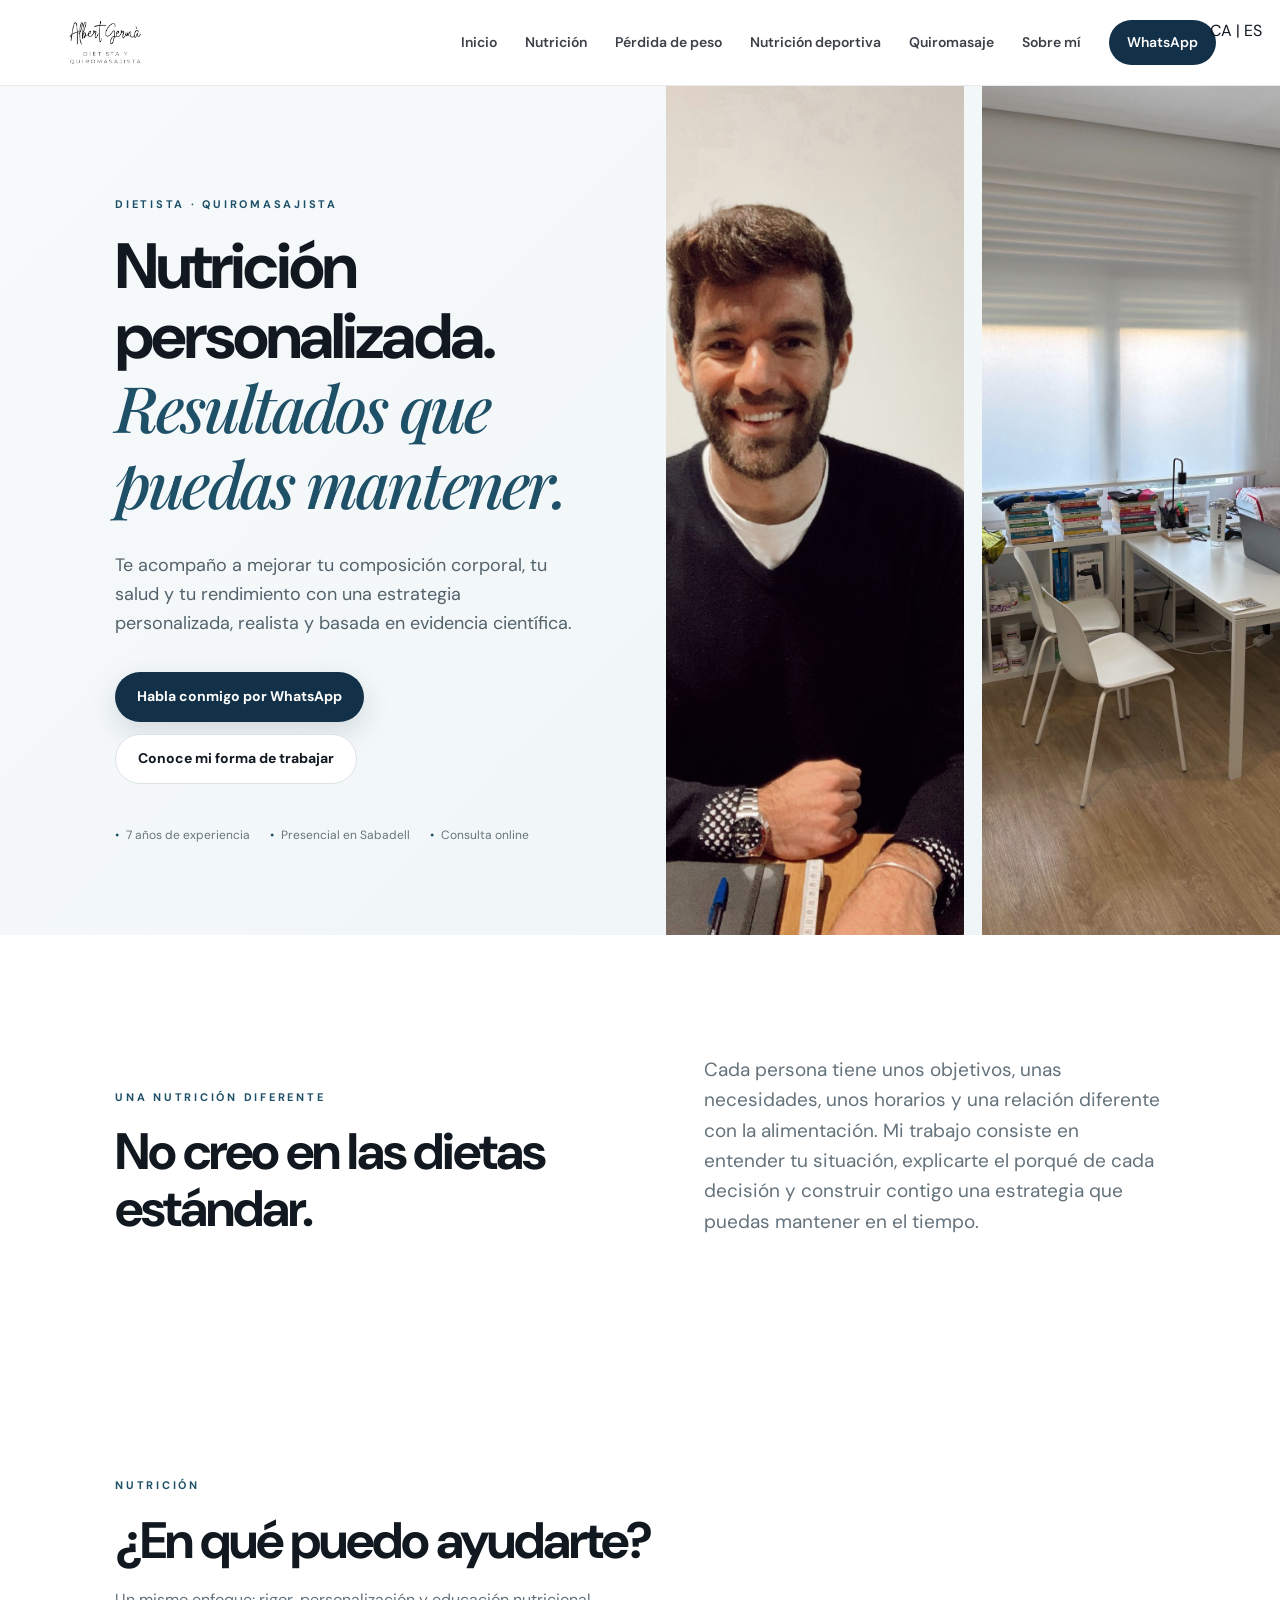
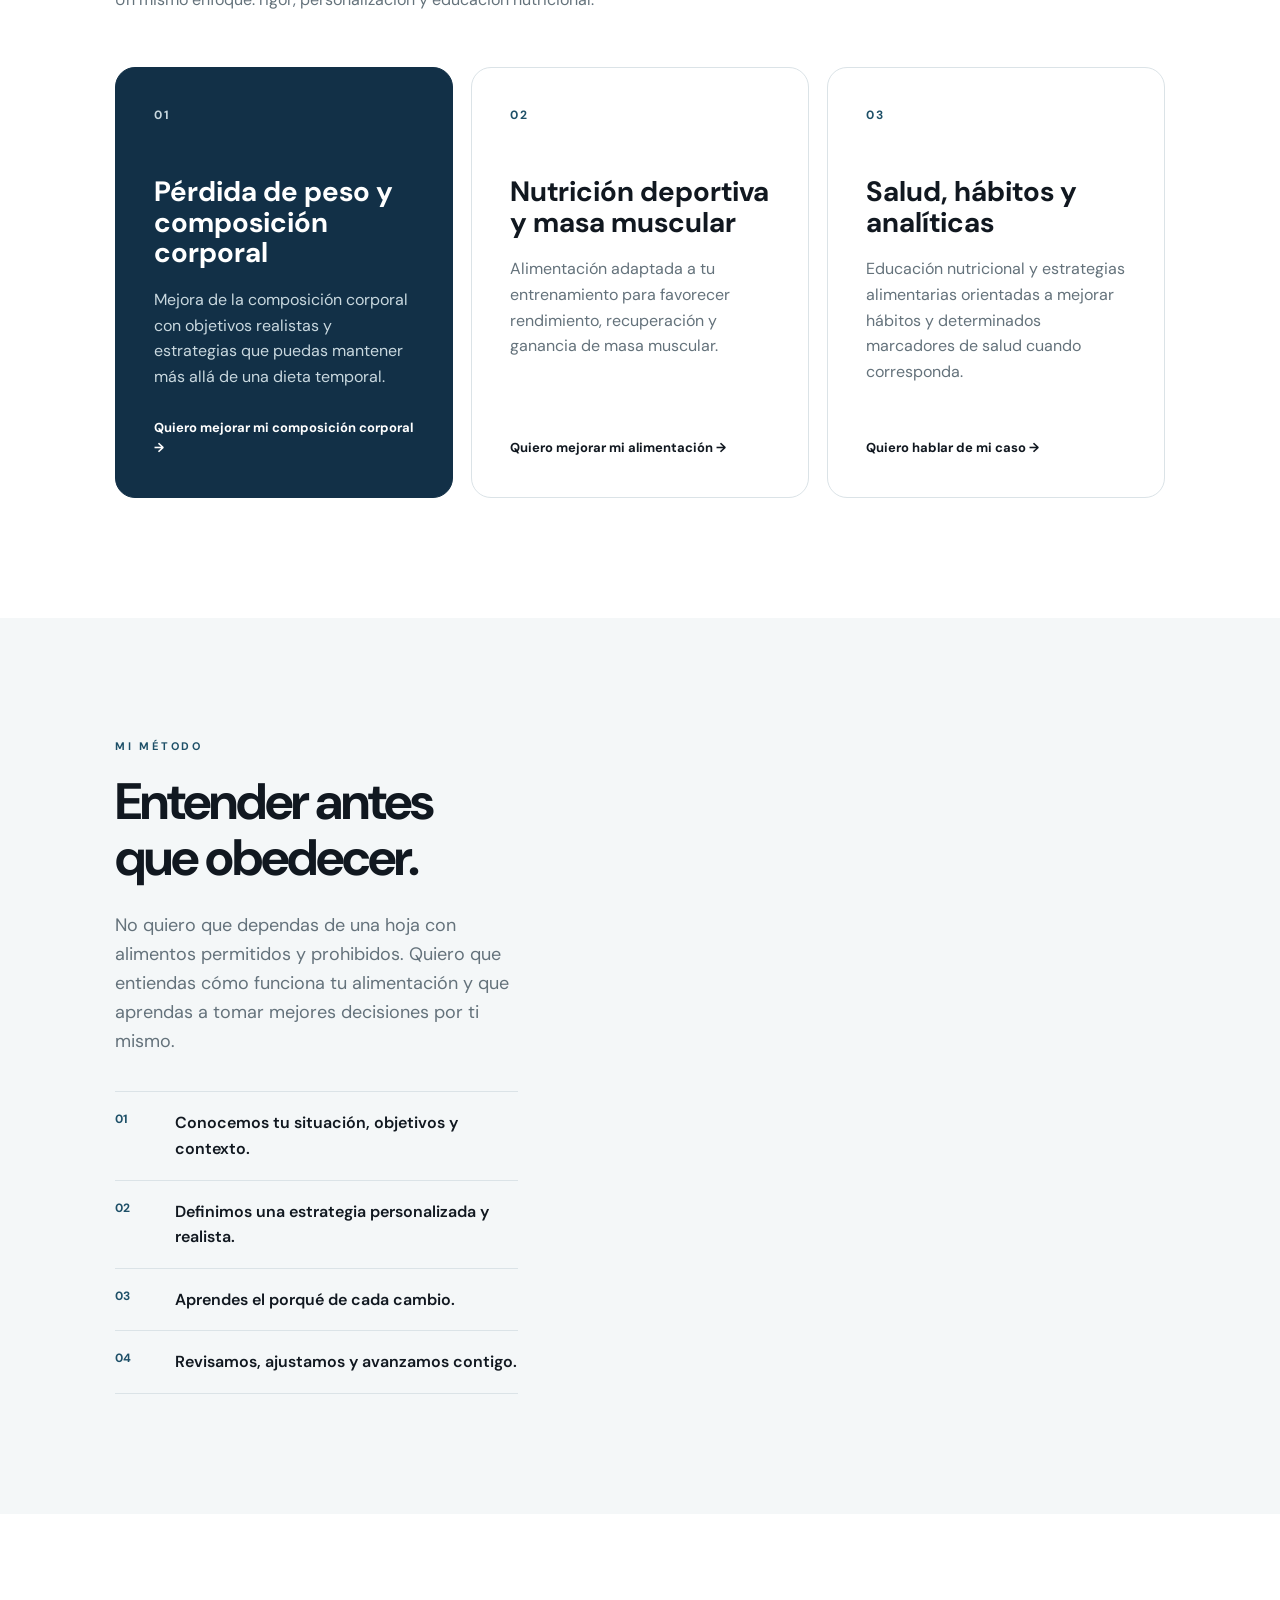
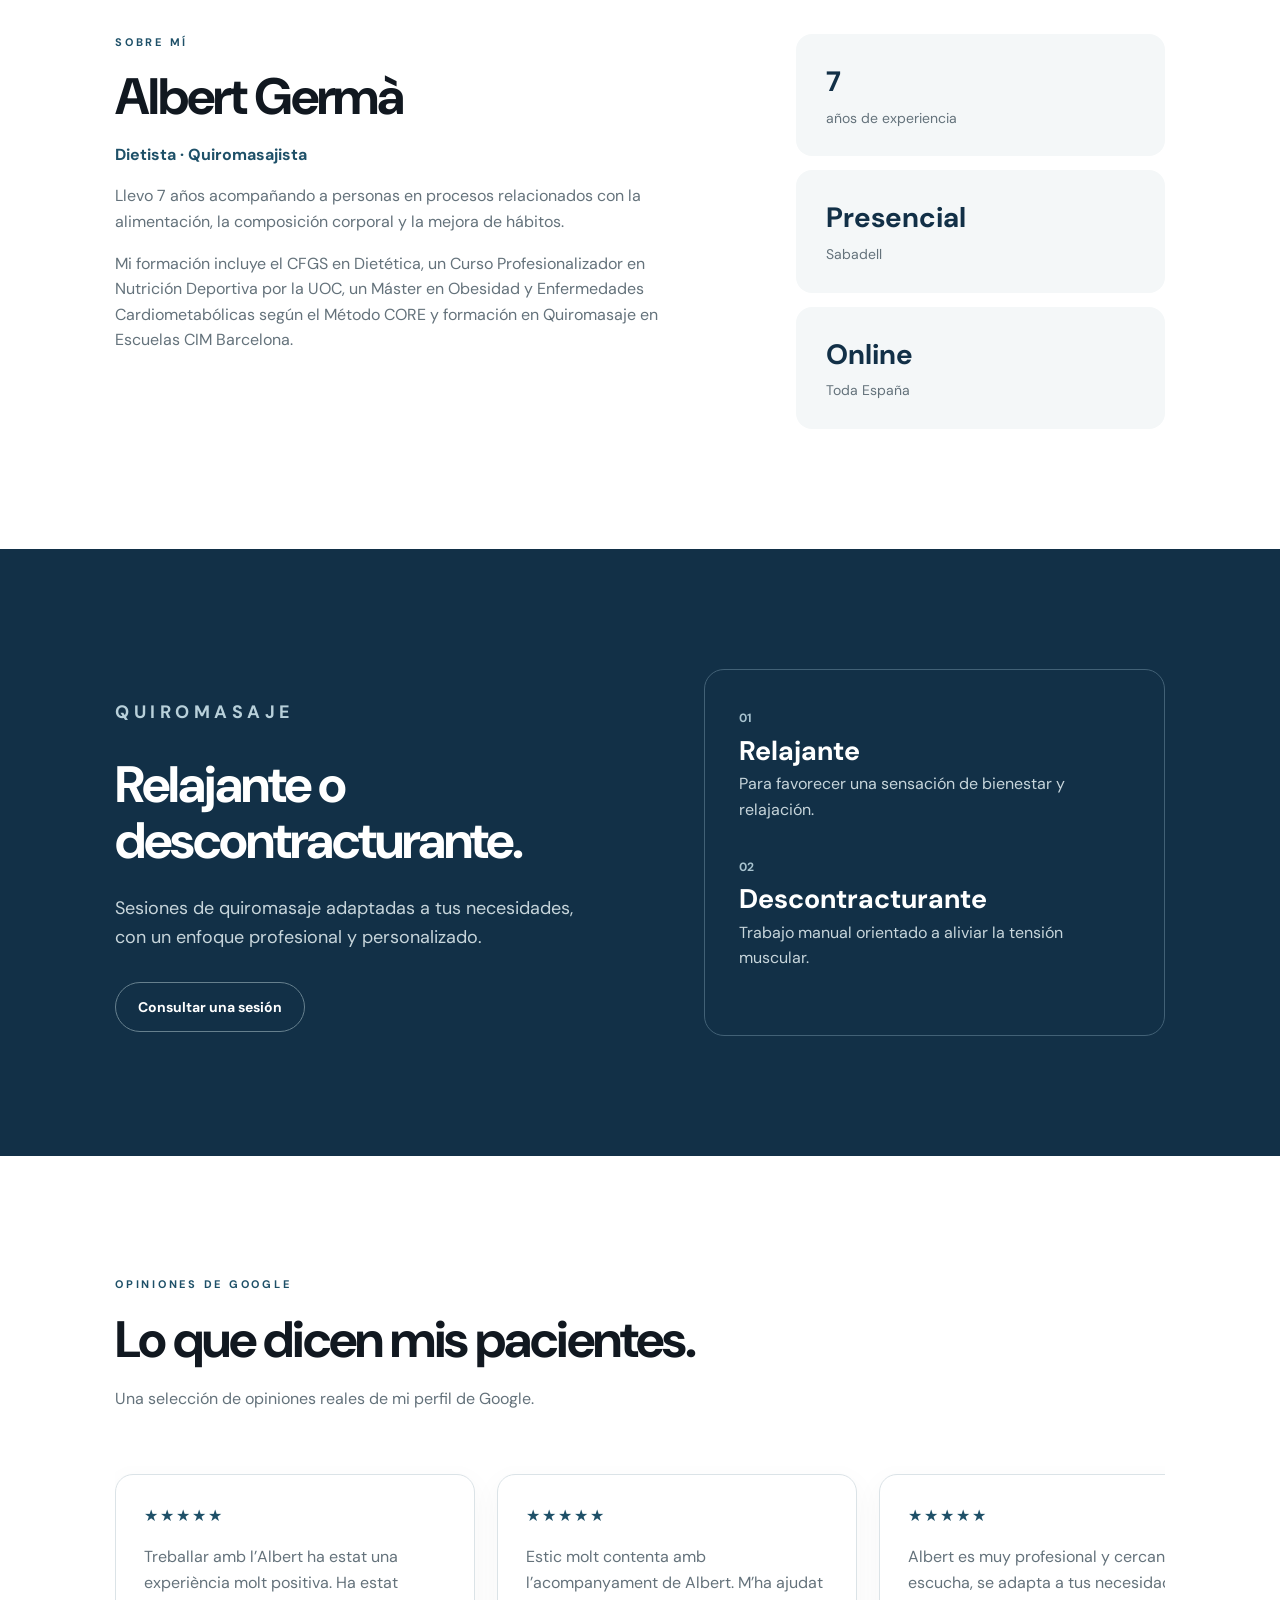
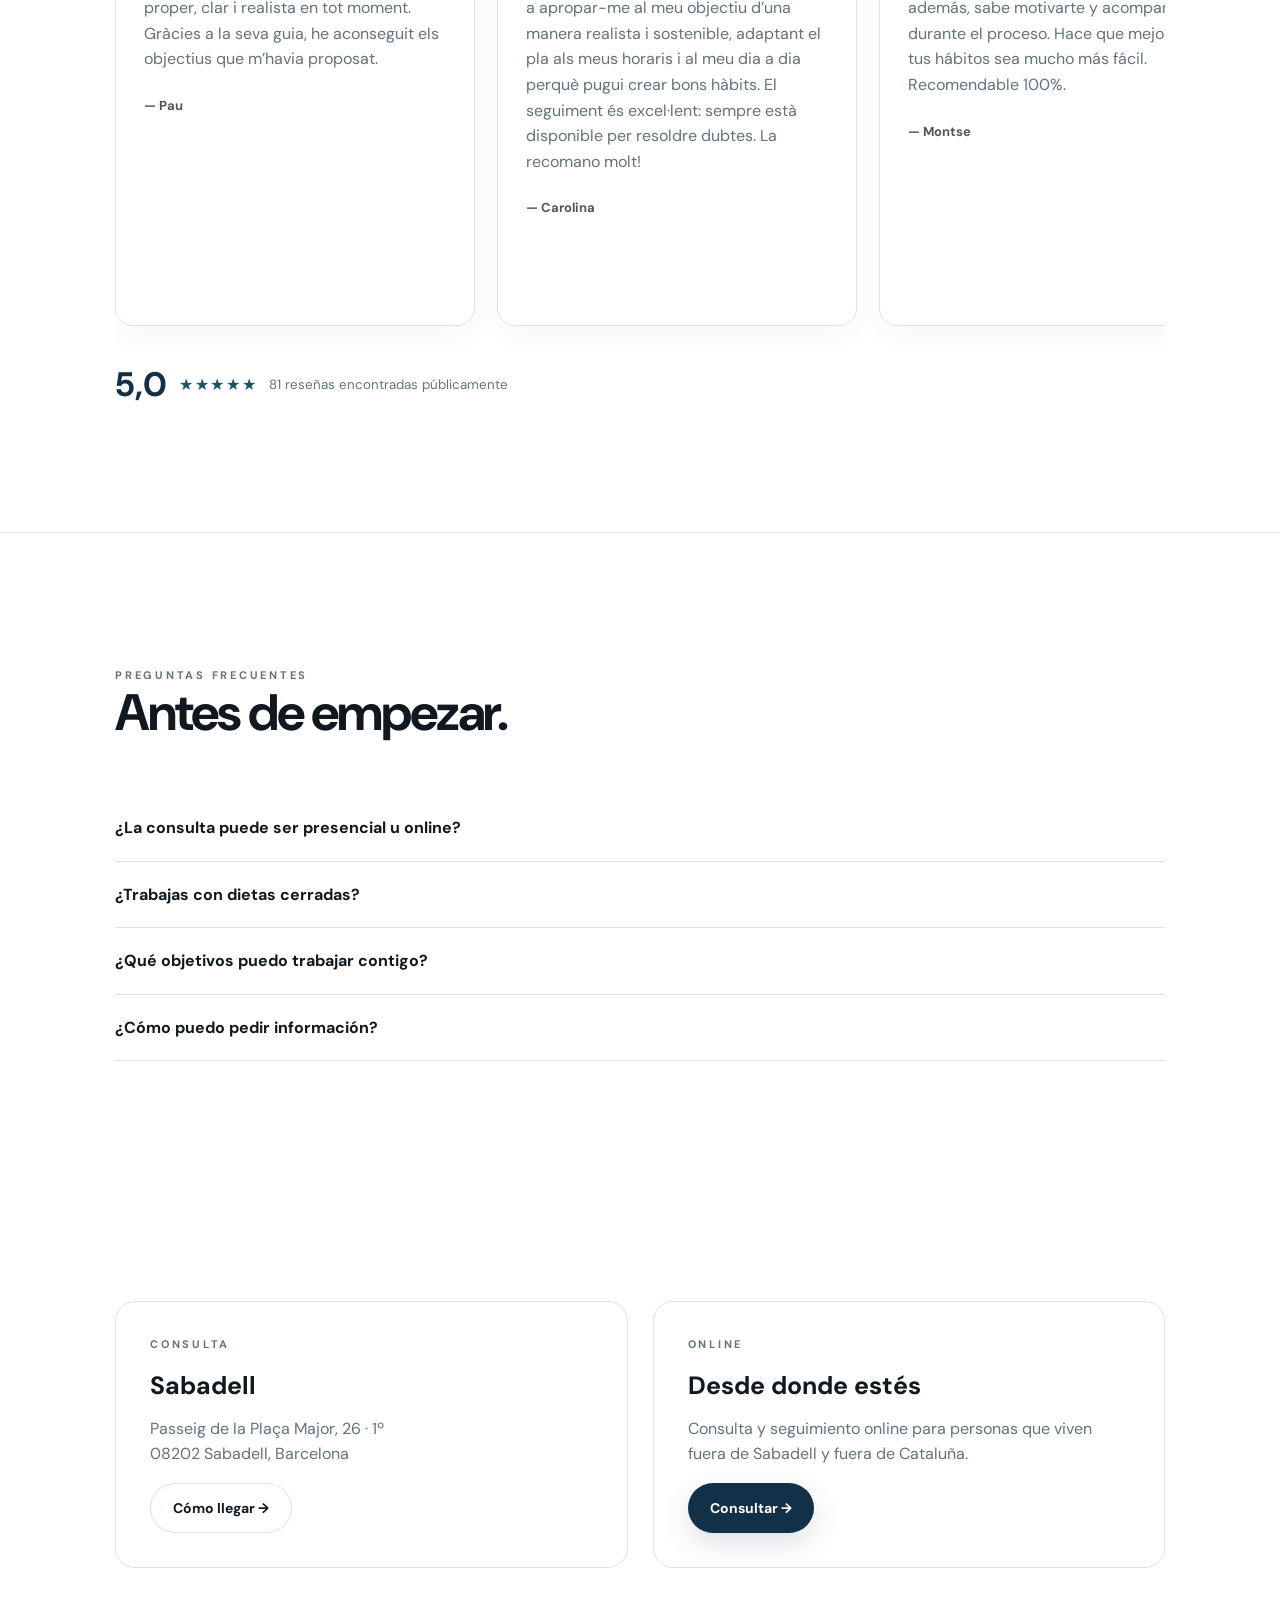
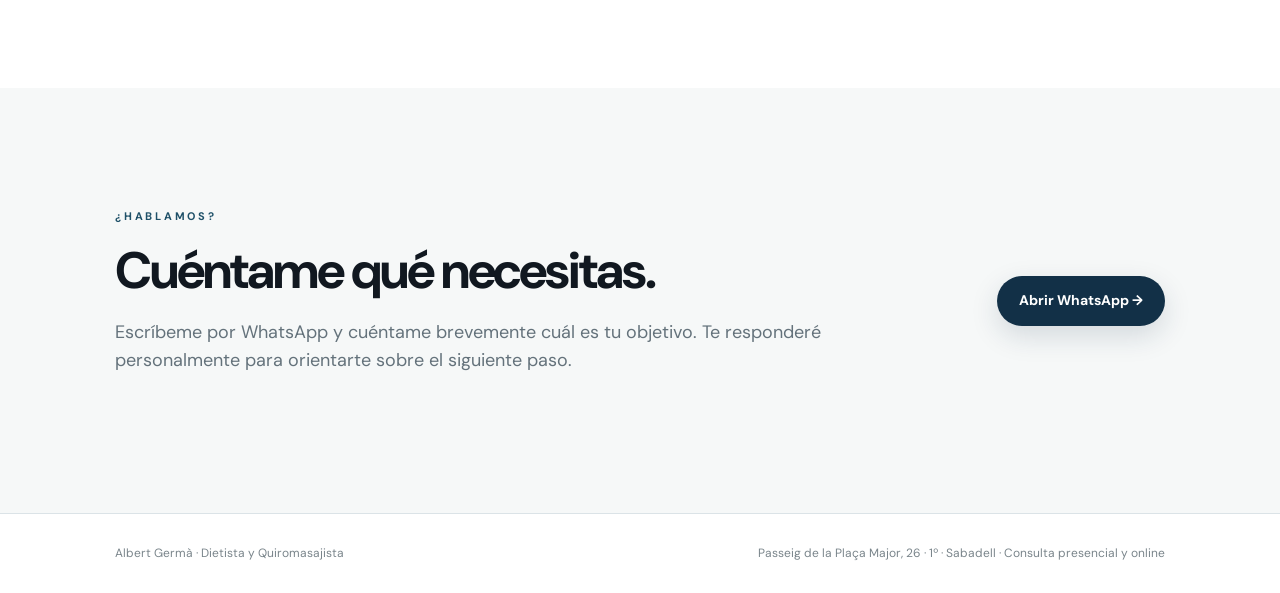
<file: index.html>
<!doctype html>
<html lang="es"><head><meta charset="utf-8"><meta name="viewport" content="width=device-width, initial-scale=1">
<title>Albert Germà | Dietista en Sabadell</title><meta name="description" content="Albert Germà, dietista en Sabadell. Nutrición personalizada basada en evidencia científica, presencial y online."><link rel="stylesheet" href="styles.css"></head>
<body><div class="lang-switch" style="position:fixed;top:18px;right:18px;z-index:9999"><a href="index-ca.html">CA</a> | <a href="index.html">ES</a></div><header class="nav">
      <a class="brand" href="index.html"><img src="logo.png" alt="Albert Germà Dietista y Quiromasajista"></a>
      <nav><a href="index.html" class="active">Inicio</a><a href="nutricion.html">Nutrición</a><a href="perdida-peso.html">Pérdida de peso</a><a href="nutricion-deportiva.html">Nutrición deportiva</a><a href="quiromasaje.html">Quiromasaje</a><a href="sobre-mi.html">Sobre mí</a><a class="nav-cta" href="https://wa.me/34600767093?text=Hola%20Albert%2C%20he%20visto%20tu%20web%20y%20me%20gustar%C3%ADa%20informarme%20sobre%20tus%20servicios.">WhatsApp</a></nav>
    </header><main>
    <section class="hero" id="inicio">
      <div class="hero-copy">
        <p class="eyebrow">DIETISTA · QUIROMASAJISTA</p>
        <h1>Nutrición personalizada.<br><em>Resultados que puedas mantener.</em></h1>
        <p class="lead">
          Te acompaño a mejorar tu composición corporal, tu salud y tu rendimiento
          con una estrategia personalizada, realista y basada en evidencia científica.
        </p>
        <div class="actions">
          <a class="button primary" href="contacto.html">Habla conmigo por WhatsApp</a>
          <a class="button secondary" href="nutricion.html">Conoce mi forma de trabajar</a>
        </div>
        <div class="trust">
          <span>7 años de experiencia</span>
          <span>Presencial en Sabadell</span>
          <span>Consulta online</span>
        </div>
      </div>
      <div class="hero-photos">
        <div class="hero-photo"><img src="albert.jpg" alt="Albert Germà, dietista y quiromasajista"></div>
        <div class="hero-photo"><img src="Consulta.jpg" alt="Consulta de Albert Germà en Sabadell"></div>
      </div>
    </section>

    <section class="intro section">
      <div>
        <p class="eyebrow">UNA NUTRICIÓN DIFERENTE</p>
        <h2>No creo en las dietas estándar.</h2>
      </div>
      <p class="section-text">
        Cada persona tiene unos objetivos, unas necesidades, unos horarios y una relación
        diferente con la alimentación. Mi trabajo consiste en entender tu situación,
        explicarte el porqué de cada decisión y construir contigo una estrategia que
        puedas mantener en el tiempo.
      </p>
    </section>

    <section class="services section" id="nutricion">
      <div class="section-heading">
        <p class="eyebrow">NUTRICIÓN</p>
        <h2>¿En qué puedo ayudarte?</h2>
        <p>Un mismo enfoque: rigor, personalización y educación nutricional.</p>
      </div>
      <div class="cards">
        <article class="card featured">
          <span class="number">01</span>
          <h3>Pérdida de peso y composición corporal</h3>
          <p>
            Mejora de la composición corporal con objetivos realistas y estrategias
            que puedas mantener más allá de una dieta temporal.
          </p>
          <a href="contacto.html">Quiero mejorar mi composición corporal →</a>
        </article>
        <article class="card">
          <span class="number">02</span>
          <h3>Nutrición deportiva y masa muscular</h3>
          <p>
            Alimentación adaptada a tu entrenamiento para favorecer rendimiento,
            recuperación y ganancia de masa muscular.
          </p>
          <a href="contacto.html">Quiero mejorar mi alimentación →</a>
        </article>
        <article class="card">
          <span class="number">03</span>
          <h3>Salud, hábitos y analíticas</h3>
          <p>
            Educación nutricional y estrategias alimentarias orientadas a mejorar
            hábitos y determinados marcadores de salud cuando corresponda.
          </p>
          <a href="contacto.html">Quiero hablar de mi caso →</a>
        </article>
      </div>
    </section>

    <section class="method section" id="metodo">
      <div class="method-copy">
        <p class="eyebrow">MI MÉTODO</p>
        <h2>Entender antes que obedecer.</h2>
        <p>
          No quiero que dependas de una hoja con alimentos permitidos y prohibidos.
          Quiero que entiendas cómo funciona tu alimentación y que aprendas a tomar
          mejores decisiones por ti mismo.
        </p>
        <div class="steps">
          <div><strong>01</strong><span>Conocemos tu situación, objetivos y contexto.</span></div>
          <div><strong>02</strong><span>Definimos una estrategia personalizada y realista.</span></div>
          <div><strong>03</strong><span>Aprendes el porqué de cada cambio.</span></div>
          <div><strong>04</strong><span>Revisamos, ajustamos y avanzamos contigo.</span></div>
        </div>
      </div>
    </section>

    <section class="about section" id="sobre-mi">
      <div class="about-copy">
        <p class="eyebrow">SOBRE MÍ</p>
        <h2>Albert Germà</h2>
        <p class="role">Dietista · Quiromasajista</p>
        <p>
          Llevo 7 años acompañando a personas en procesos relacionados con la
          alimentación, la composición corporal y la mejora de hábitos.
        </p>
        <p>
          Mi formación incluye el CFGS en Dietética, un Curso Profesionalizador en
          Nutrición Deportiva por la UOC, un Máster en Obesidad y Enfermedades
          Cardiometabólicas según el Método CORE y formación en Quiromasaje en
          Escuelas CIM Barcelona.
        </p>
      </div>
      <div class="credentials">
        <div><strong>7</strong><span>años de experiencia</span></div>
        <div><strong>Presencial</strong><span>Sabadell</span></div>
        <div><strong>Online</strong><span>Toda España</span></div>
      </div>
    </section>

    <section class="massage section" id="quiromasaje">
      <div class="massage-copy">
        <p class="eyebrow">QUIROMASAJE</p>
        <h2>Relajante o descontracturante.</h2>
        <p>
          Sesiones de quiromasaje adaptadas a tus necesidades, con un enfoque
          profesional y personalizado.
        </p>
        <a class="button secondary" href="contacto.html">Consultar una sesión</a>
      </div>
      <div class="massage-panel">
        <span>01</span><h3>Relajante</h3>
        <p>Para favorecer una sensación de bienestar y relajación.</p>
        <span>02</span><h3>Descontracturante</h3>
        <p>Trabajo manual orientado a aliviar la tensión muscular.</p>
      </div>
    </section>

    <section class="section google-reviews" id="opiniones">
  <div class="section-heading">
    <p class="eyebrow">OPINIONES DE GOOGLE</p>
    <h2>Lo que dicen mis pacientes.</h2>
    <p>Una selección de opiniones reales de mi perfil de Google.</p>
  </div>
  <div class="reviews-marquee" aria-label="Opiniones de pacientes">
    <div class="reviews-track">
<article class="review-card">
  <div class="stars">★★★★★</div>
  <p>Treballar amb l’Albert ha estat una experiència molt positiva. Ha estat proper, clar i realista en tot moment. Gràcies a la seva guia, he aconseguit els objectius que m’havia proposat.</p>
  <strong>— Pau</strong>
</article>

<article class="review-card">
  <div class="stars">★★★★★</div>
  <p>Estic molt contenta amb l’acompanyament de Albert. M’ha ajudat a apropar-me al meu objectiu d’una manera realista i sostenible, adaptant el pla als meus horaris i al meu dia a dia perqu&egrave; pugui crear bons hàbits. El seguiment és excel·lent: sempre està disponible per resoldre dubtes. La recomano molt!</p>
  <strong>— Carolina</strong>
</article>

<article class="review-card">
  <div class="stars">★★★★★</div>
  <p>Albert es muy profesional y cercano. Te escucha, se adapta a tus necesidades y, además, sabe motivarte y acompañarte durante el proceso. Hace que mejorar tus hábitos sea mucho más fácil. Recomendable 100%.</p>
  <strong>— Montse</strong>
</article>

<article class="review-card">
  <div class="stars">★★★★★</div>
  <p>Qué suerte encontrar profesionales como él. Trabaja con dedicación, pasión y conocimiento! Sin duda, volveré siempre que lo necesite! Los masajes son de 10!!!</p>
  <strong>— Anna</strong>
</article>

<article class="review-card">
  <div class="stars">★★★★★</div>
  <p>Vaig anar derivada per el meu fisio que em va recomanar augmentar la masa muscular i reduir la inflamació intestinal. Als 15 dies ja vaig començar a notar resultats tant en inflamació com en rendiment al gimnàs. Ha estat atent des de l’inici per qualsevol dubte. El millor ha estat que no només m’ha fet la dieta sinó que m’ha ensenyat a menjar per així no dependre de ningú. 100% recomanable per gent amb qualsevol condició o patologia.</p>
  <strong>— Rosamaria</strong>
</article>

<article class="review-card">
  <div class="stars">★★★★★</div>
  <p>Gracies a l’Albert vaig aprendre a mantenir una alimentació equilibrada i adaptada a les meves necessitats i desitjos. Es un gran professional i ajuda a cumplir amb els objectius d’una manera molt propera. El recomano 100%. Moltes gracies per tot Albert ☺️</p>
  <strong>— Maria</strong>
</article>

<article class="review-card">
  <div class="stars">★★★★★</div>
  <p>Albert!!!! Gran profesional, me ayudó con pautas de alimentación para perder peso, excelente seguimiento y resultados, además excelente masajista. Muy recomendable.</p>
  <strong>— David</strong>
</article>

<article class="review-card">
  <div class="stars">★★★★★</div>
  <p>Excel·lent. M’ha donat unes pautes molt ben explicades i amb molt de detall. Molt proper i entenedor en les explicacions. 100% recomanable.</p>
  <strong>— Ressenya de Google</strong>
</article>
    </div>
  </div>
  <div class="review-summary"><strong>5,0</strong><span>★★★★★</span><small>81 reseñas encontradas públicamente</small></div>
</section>

    <section class="section faq">
  <div class="section-heading"><p class="eyebrow">PREGUNTAS FRECUENTES</p><h2>Antes de empezar.</h2></div>
  <details><summary>¿La consulta puede ser presencial u online?</summary><p>Sí. Puedes venir a la consulta en Sabadell o hacer el seguimiento online desde cualquier lugar.</p></details>
  <details><summary>¿Trabajas con dietas cerradas?</summary><p>El objetivo es adaptar la estrategia a tu situación, preferencias, horarios y objetivos. La educación nutricional forma parte importante del proceso.</p></details>
  <details><summary>¿Qué objetivos puedo trabajar contigo?</summary><p>Pérdida de peso, composición corporal, ganancia de masa muscular, nutrición deportiva, hábitos y educación nutricional, además de determinados objetivos relacionados con salud y analíticas.</p></details>
  <details><summary>¿Cómo puedo pedir información?</summary><p>La vía más directa es escribirme por WhatsApp. Cuéntame brevemente qué buscas y te orientaré sobre el siguiente paso.</p></details>
</section>
<section class="section location">
  <div class="location-box"><p class="eyebrow">CONSULTA</p><h3>Sabadell</h3><p>Passeig de la Plaça Major, 26 · 1º<br>08202 Sabadell, Barcelona</p><a class="button secondary" target="_blank" rel="noopener" href="https://www.google.com/maps/search/?api=1&query=Passeig+de+la+Pla%C3%A7a+Major+26+Sabadell">Cómo llegar →</a></div>
  <div class="location-box"><p class="eyebrow">ONLINE</p><h3>Desde donde estés</h3><p>Consulta y seguimiento online para personas que viven fuera de Sabadell y fuera de Cataluña.</p><a class="button primary" href="contacto.html">Consultar →</a></div>
</section><section class="contact section" id="contacto">
      <div>
        <p class="eyebrow">¿HABLAMOS?</p>
        <h2>Cuéntame qué necesitas.</h2>
        <p>
          Escríbeme por WhatsApp y cuéntame brevemente cuál es tu objetivo.
          Te responderé personalmente para orientarte sobre el siguiente paso.
        </p>
      </div>
      <a class="button whatsapp" href="https://wa.me/34600767093?text=Hola%20Albert%2C%20he%20visto%20tu%20web%20y%20me%20gustar%C3%ADa%20informarme%20sobre%20tus%20servicios." target="_blank" rel="noopener">
        Abrir WhatsApp →
      </a>
    </section>
  </main><footer><div>Albert Germà · Dietista y Quiromasajista</div><div>Passeig de la Plaça Major, 26 · 1º · Sabadell · Consulta presencial y online</div></footer></body></html>
</file>
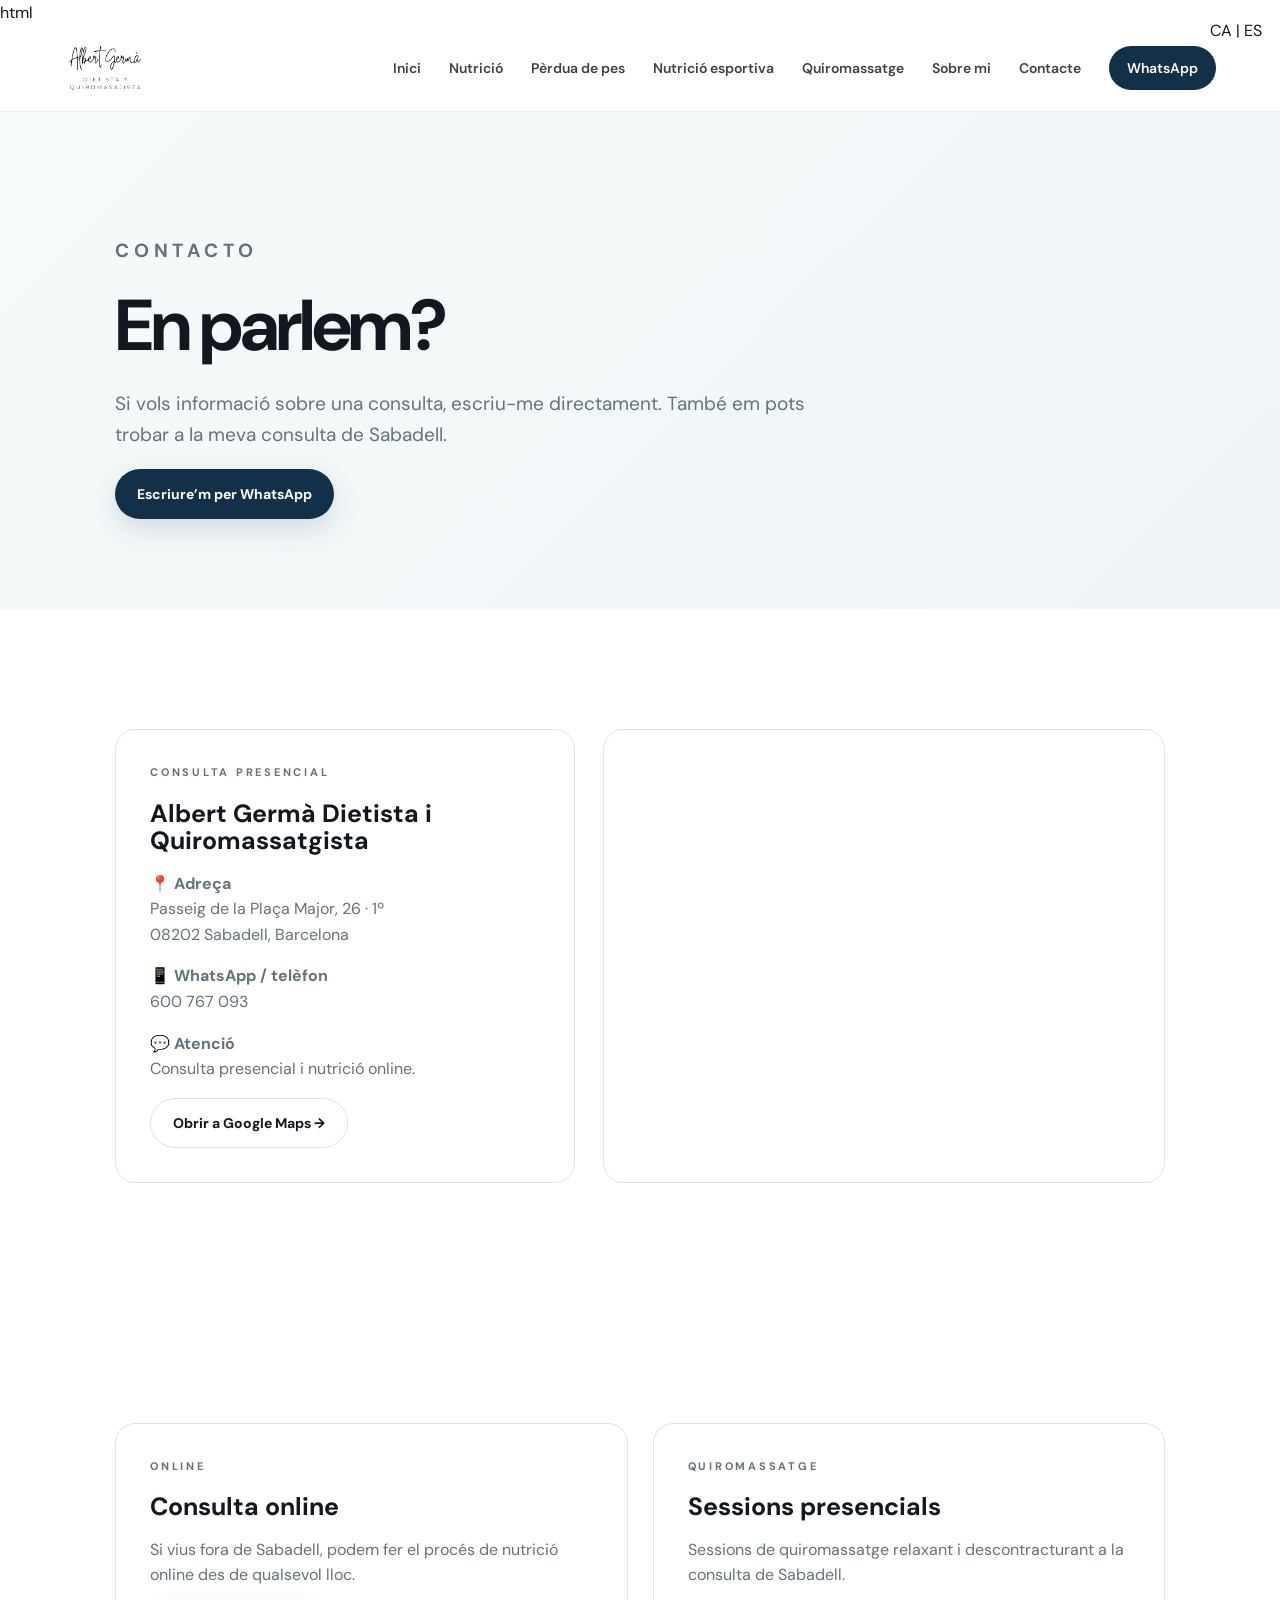
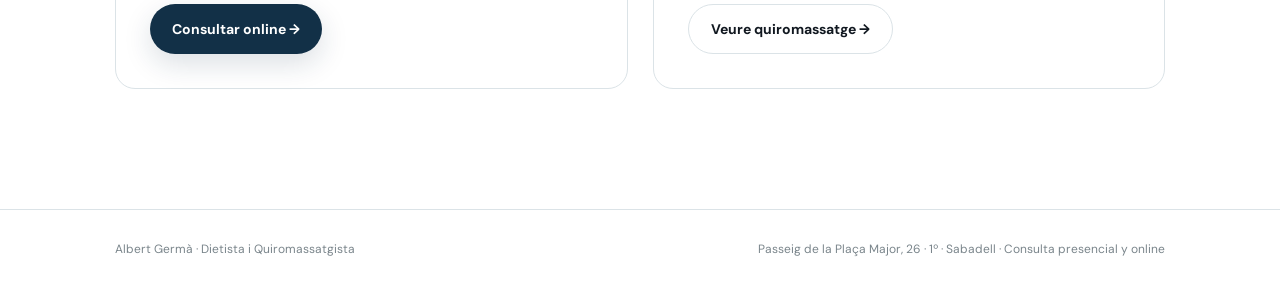
<file: contacto-ca.html>
html
<html lang="ca">
<head>
<meta charset="utf-8"/><meta content="width=device-width, initial-scale=1" name="viewport"/>
<title>Contacte | Albert Germà Dietista i Quiromassatgista</title>
<meta content="Contacte con Albert Germà Dietista i Quiromassatgista en Sabadell. WhatsApp, teléfono y ubicación en Passeig de la Plaça Major, 26, 1º." name="description"/>
<link href="styles.css" rel="stylesheet"/>
</head>
<body><div class="lang-switch" style="position:fixed;top:18px;right:18px;z-index:9999"><a href="contacto-ca.html">CA</a> | <a href="contacto.html">ES</a></div>
<header class="nav">
<a class="brand" href="index-ca.html"><img alt="Albert Germà Dietista i Quiromassatgista" src="logo.png"/></a>
<nav>
<a href="index-ca.html">Inici</a><a href="nutricion-ca.html">Nutrició</a><a href="perdida-peso-ca.html">Pèrdua de pes</a>
<a href="nutricion-deportiva-ca.html">Nutrició esportiva</a><a href="quiromasaje-ca.html">Quiromassatge</a><a href="sobre-mi-ca.html">Sobre mi</a>
<a class="active" href="contacto-ca.html">Contacte</a>
<a class="nav-cta" href="https://wa.me/34600767093?text=Hola%20Albert%2C%20he%20visto%20tu%20web%20y%20me%20gustar%C3%ADa%20informarme%20sobre%20tus%20servicios.">WhatsApp</a>
</nav>
</header>
<main>
<section class="page-hero"><p class="eyebrow">CONTACTO</p><h1>En parlem?</h1><p>Si vols informació sobre una consulta, escriu-me directament. També em pots trobar a la meva consulta de Sabadell.</p>
<a class="button primary" href="https://wa.me/34600767093?text=Hola%20Albert%2C%20he%20visto%20tu%20web%20y%20me%20gustar%C3%ADa%20informarme%20sobre%20tus%20servicios.">Escriure’m per WhatsApp</a></section>
<section class="section contact-details">
<div class="contact-info-grid">
<div class="location-box"><p class="eyebrow">CONSULTA PRESENCIAL</p><h3>Albert Germà Dietista i Quiromassatgista</h3>
<p><strong>📍 Adreça</strong><br/>Passeig de la Plaça Major, 26 · 1º<br/>08202 Sabadell, Barcelona</p>
<p><strong>📱 WhatsApp / telèfon</strong><br/><a href="tel:+34600767093">600 767 093</a></p>
<p><strong>💬 Atenció</strong><br/>Consulta presencial i nutrició online.</p>
<a class="button secondary" href="https://www.google.com/maps/search/?api=1&amp;query=Passeig+de+la+Pla%C3%A7a+Major+26+Sabadell" rel="noopener" target="_blank">Obrir a Google Maps →</a>
</div>
<div class="map-wrap"><iframe loading="lazy" referrerpolicy="no-referrer-when-downgrade" src="https://www.google.com/maps?q=Passeig%20de%20la%20Pla%C3%A7a%20Major%2026%2C%20Sabadell%2C%20Barcelona&amp;output=embed" title="Ubicación de Albert Germà Dietista y Quiromasajista"></iframe></div>
</div>
</section>
<section class="section location"><div class="location-box"><p class="eyebrow">ONLINE</p><h3>Consulta online</h3><p>Si vius fora de Sabadell, podem fer el procés de nutrició online des de qualsevol lloc.</p><a class="button primary" href="https://wa.me/34600767093?text=Hola%20Albert%2C%20me%20interesa%20la%20consulta%20online.">Consultar online →</a></div>
<div class="location-box"><p class="eyebrow">QUIROMASSATGE</p><h3>Sessions presencials</h3><p>Sessions de quiromassatge relaxant i descontracturant a la consulta de Sabadell.</p><a class="button secondary" href="quiromasaje-ca.html">Veure quiromassatge →</a></div></section>
</main>
<footer><div>Albert Germà · Dietista i Quiromassatgista</div><div>Passeig de la Plaça Major, 26 · 1º · Sabadell · Consulta presencial y online</div></footer>
</body></html>
</file>
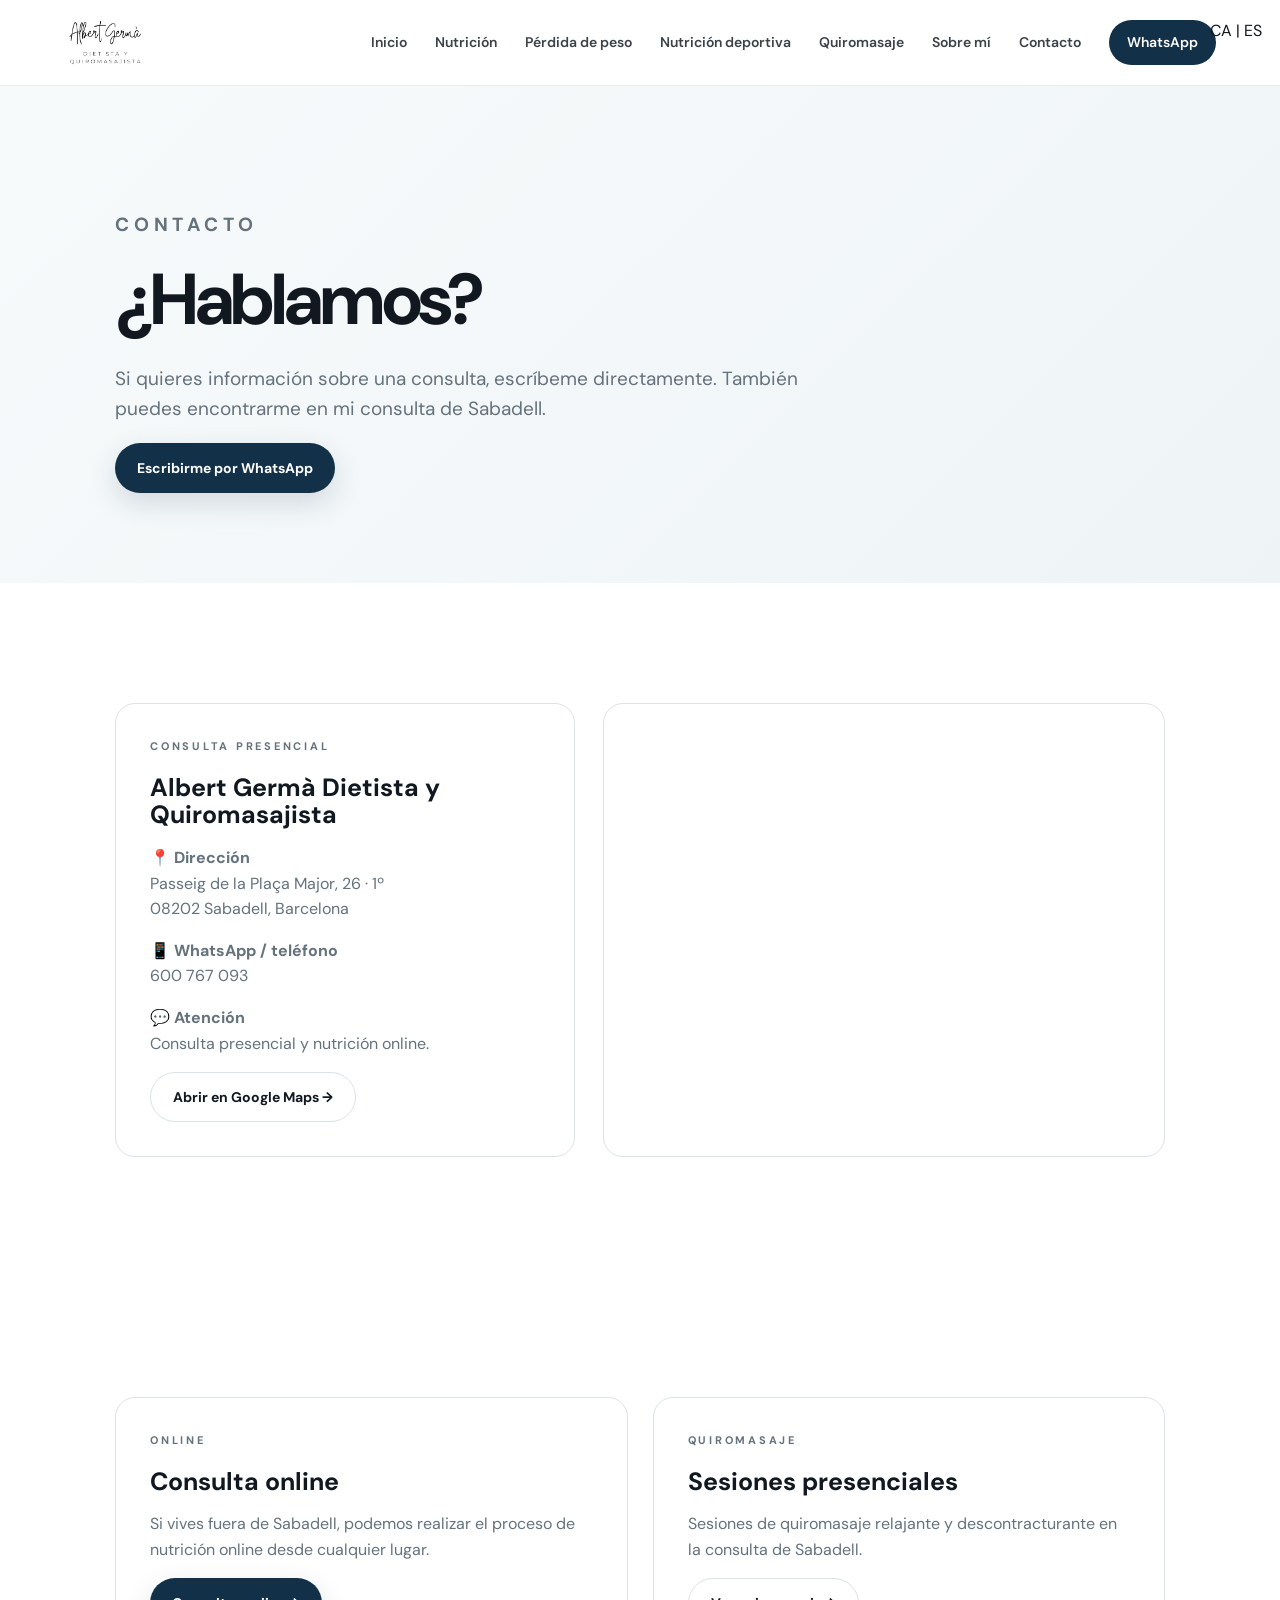
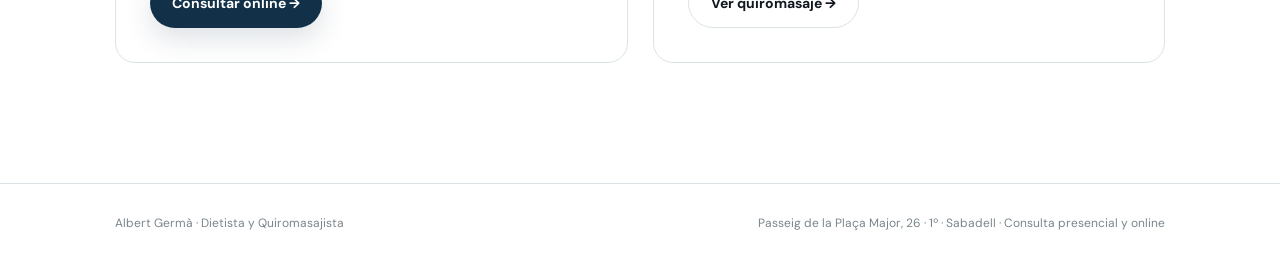
<file: contacto.html>
<!doctype html>
<html lang="es">
<head>
<meta charset="utf-8"><meta name="viewport" content="width=device-width, initial-scale=1">
<title>Contacto | Albert Germà Dietista y Quiromasajista</title>
<meta name="description" content="Contacto con Albert Germà Dietista y Quiromasajista en Sabadell. WhatsApp, teléfono y ubicación en Passeig de la Plaça Major, 26, 1º.">
<link rel="stylesheet" href="styles.css">
</head>
<body><div class="lang-switch" style="position:fixed;top:18px;right:18px;z-index:9999"><a href="contacto-ca.html">CA</a> | <a href="contacto.html">ES</a></div>
<header class="nav">
<a class="brand" href="index.html"><img src="logo.png" alt="Albert Germà Dietista y Quiromasajista"></a>
<nav>
<a href="index.html">Inicio</a><a href="nutricion.html">Nutrición</a><a href="perdida-peso.html">Pérdida de peso</a>
<a href="nutricion-deportiva.html">Nutrición deportiva</a><a href="quiromasaje.html">Quiromasaje</a><a href="sobre-mi.html">Sobre mí</a>
<a class="active" href="contacto.html">Contacto</a>
<a class="nav-cta" href="https://wa.me/34600767093?text=Hola%20Albert%2C%20he%20visto%20tu%20web%20y%20me%20gustar%C3%ADa%20informarme%20sobre%20tus%20servicios.">WhatsApp</a>
</nav>
</header>
<main>
<section class="page-hero"><p class="eyebrow">CONTACTO</p><h1>¿Hablamos?</h1><p>Si quieres información sobre una consulta, escríbeme directamente. También puedes encontrarme en mi consulta de Sabadell.</p>
<a class="button primary" href="https://wa.me/34600767093?text=Hola%20Albert%2C%20he%20visto%20tu%20web%20y%20me%20gustar%C3%ADa%20informarme%20sobre%20tus%20servicios.">Escribirme por WhatsApp</a></section>
<section class="section contact-details">
<div class="contact-info-grid">
<div class="location-box"><p class="eyebrow">CONSULTA PRESENCIAL</p><h3>Albert Germà Dietista y Quiromasajista</h3>
<p><strong>📍 Dirección</strong><br>Passeig de la Plaça Major, 26 · 1º<br>08202 Sabadell, Barcelona</p>
<p><strong>📱 WhatsApp / teléfono</strong><br><a href="tel:+34600767093">600 767 093</a></p>
<p><strong>💬 Atención</strong><br>Consulta presencial y nutrición online.</p>
<a class="button secondary" target="_blank" rel="noopener" href="https://www.google.com/maps/search/?api=1&query=Passeig+de+la+Pla%C3%A7a+Major+26+Sabadell">Abrir en Google Maps →</a>
</div>
<div class="map-wrap"><iframe title="Ubicación de Albert Germà Dietista y Quiromasajista" src="https://www.google.com/maps?q=Passeig%20de%20la%20Pla%C3%A7a%20Major%2026%2C%20Sabadell%2C%20Barcelona&output=embed" loading="lazy" referrerpolicy="no-referrer-when-downgrade"></iframe></div>
</div>
</section>
<section class="section location"><div class="location-box"><p class="eyebrow">ONLINE</p><h3>Consulta online</h3><p>Si vives fuera de Sabadell, podemos realizar el proceso de nutrición online desde cualquier lugar.</p><a class="button primary" href="https://wa.me/34600767093?text=Hola%20Albert%2C%20me%20interesa%20la%20consulta%20online.">Consultar online →</a></div>
<div class="location-box"><p class="eyebrow">QUIROMASAJE</p><h3>Sesiones presenciales</h3><p>Sesiones de quiromasaje relajante y descontracturante en la consulta de Sabadell.</p><a class="button secondary" href="quiromasaje.html">Ver quiromasaje →</a></div></section>
</main>
<footer><div>Albert Germà · Dietista y Quiromasajista</div><div>Passeig de la Plaça Major, 26 · 1º · Sabadell · Consulta presencial y online</div></footer>
</body></html>
</file>
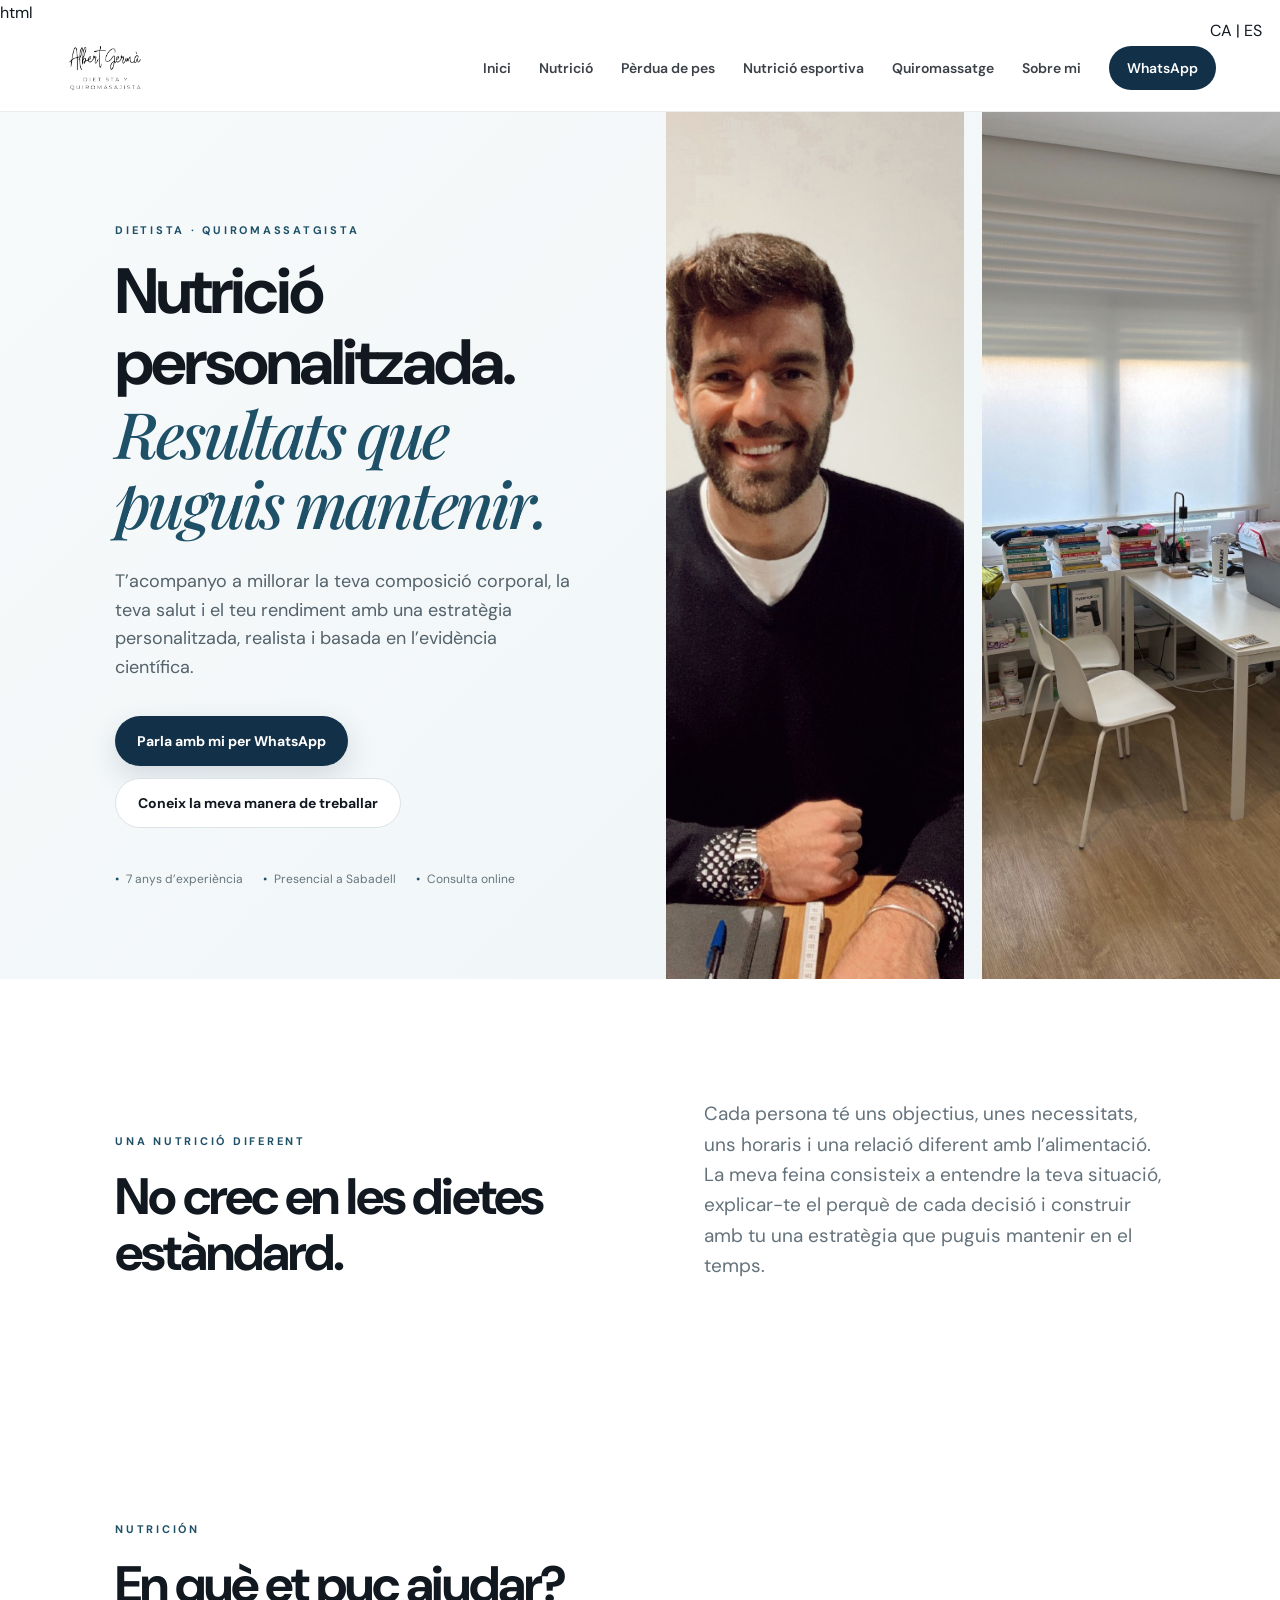
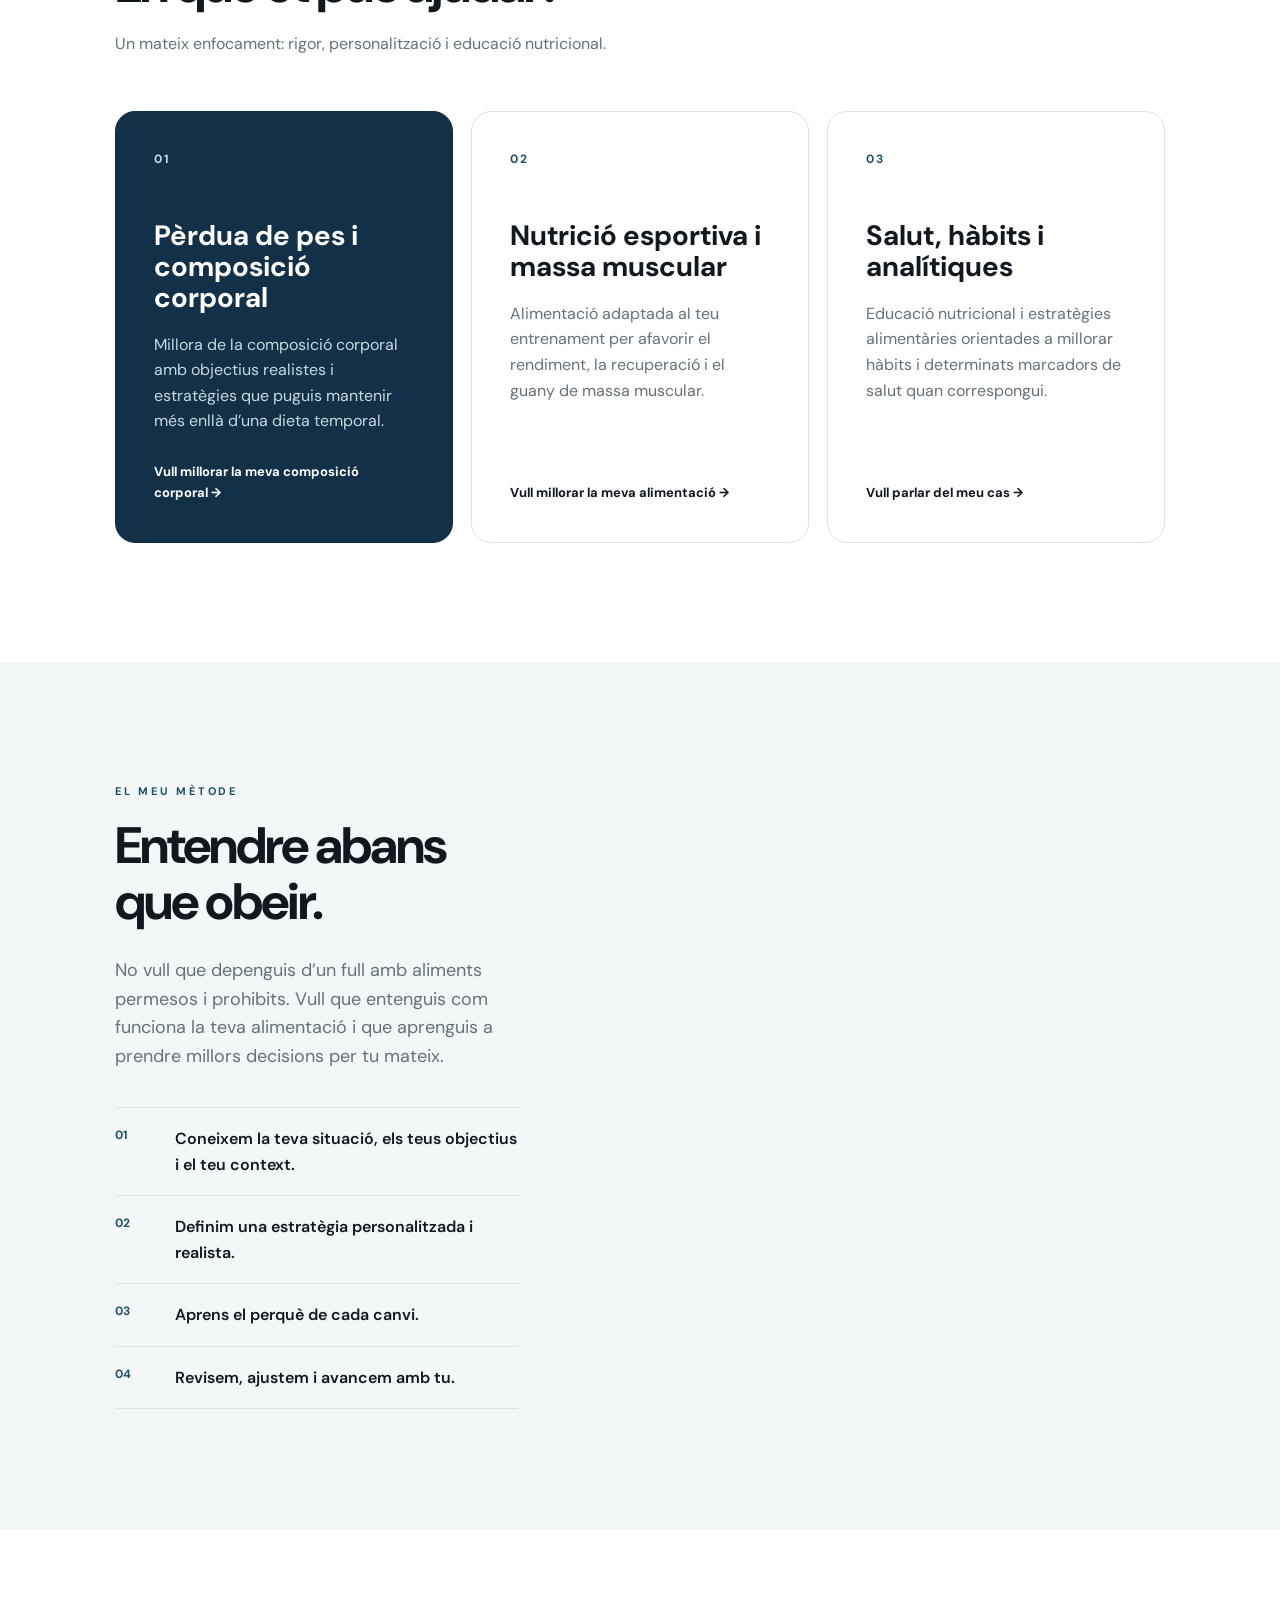
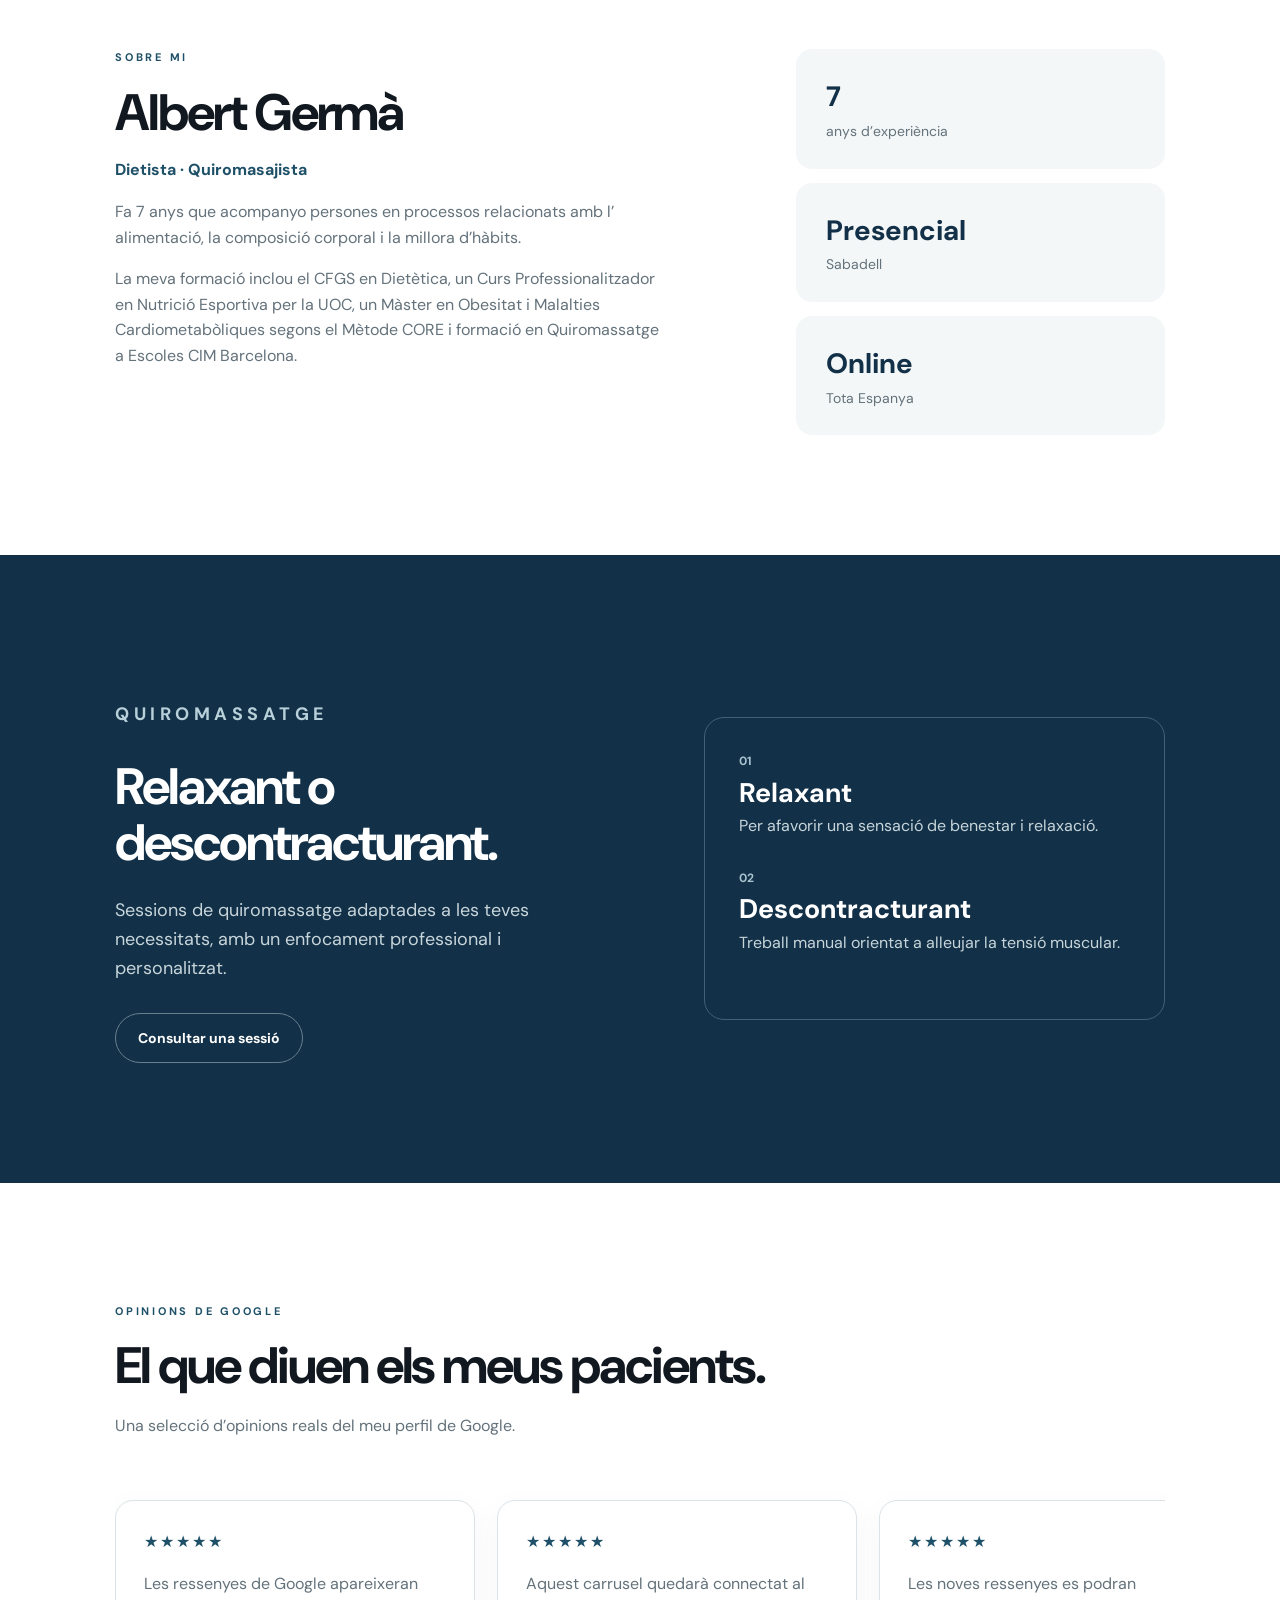
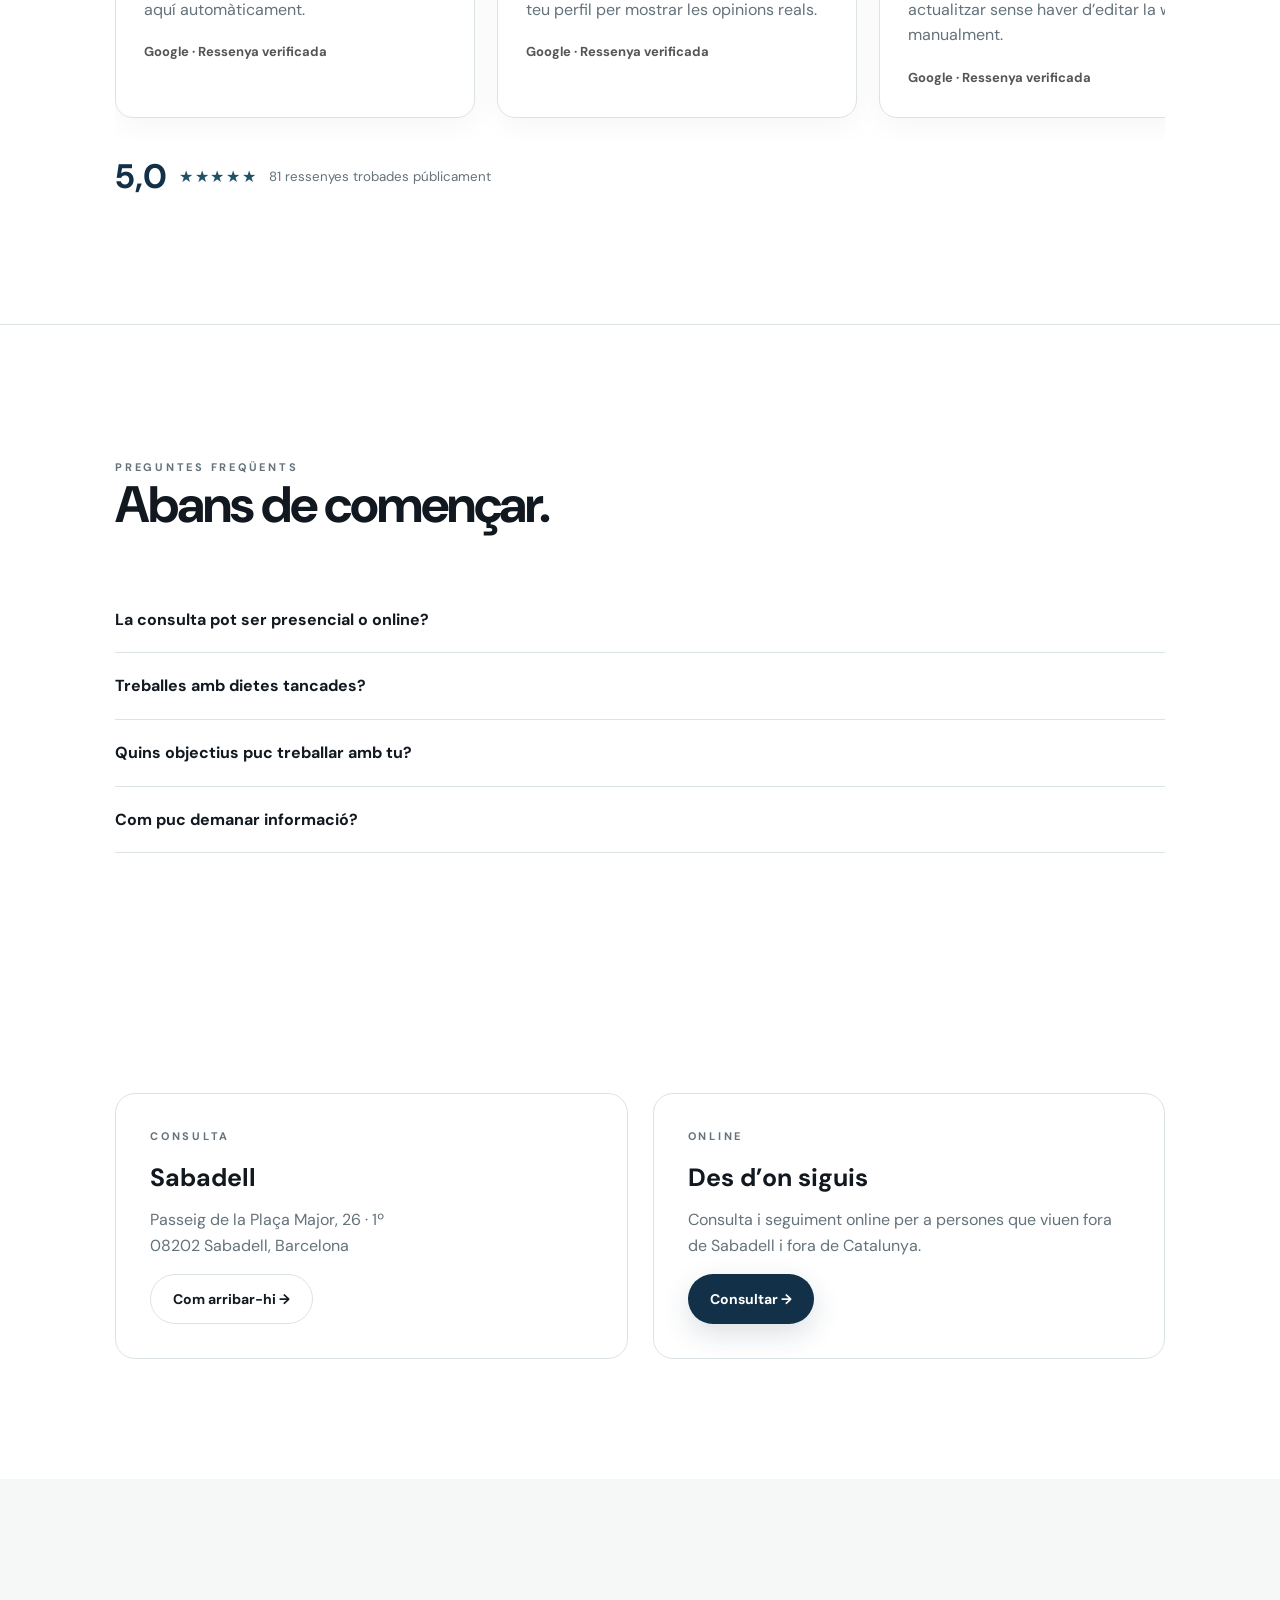
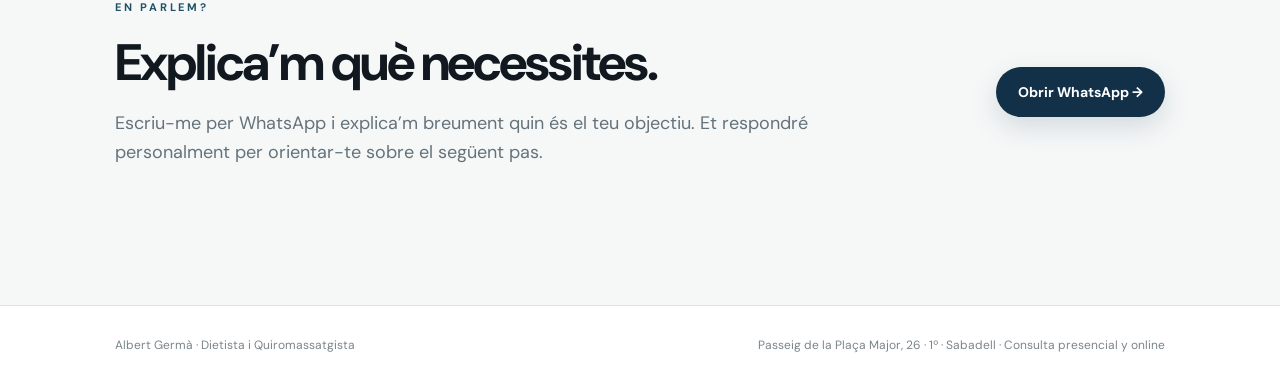
<file: index-ca.html>
html
<html lang="ca"><head><meta charset="utf-8"/><meta content="width=device-width, initial-scale=1" name="viewport"/>
<title>Albert Germà | Dietista a Sabadell</title><meta content="Albert Germà, dietista en Sabadell. Nutrició personalizada basada en evidencia científica, presencial y online." name="description"/><link href="styles.css" rel="stylesheet"/></head>
<body><div class="lang-switch" style="position:fixed;top:18px;right:18px;z-index:9999"><a href="index-ca.html">CA</a> | <a href="index.html">ES</a></div><header class="nav">
<a class="brand" href="index-ca.html"><img alt="Albert Germà Dietista i Quiromassatgista" src="logo.png"/></a>
<nav><a class="active" href="index-ca.html">Inici</a><a href="nutricion-ca.html">Nutrició</a><a href="perdida-peso-ca.html">Pèrdua de pes</a><a href="nutricion-deportiva-ca.html">Nutrició esportiva</a><a href="quiromasaje-ca.html">Quiromassatge</a><a href="sobre-mi-ca.html">Sobre mi</a><a class="nav-cta" href="https://wa.me/34600767093?text=Hola%20Albert%2C%20he%20visto%20tu%20web%20y%20me%20gustar%C3%ADa%20informarme%20sobre%20tus%20servicios.">WhatsApp</a></nav>
</header><main>
<section class="hero" id="inicio">
<div class="hero-copy">
<p class="eyebrow">DIETISTA · QUIROMASSATGISTA</p>
<h1>Nutrició personalitzada.<br/><em>Resultats que puguis mantenir.</em></h1>
<p class="lead">
          T’acompanyo a millorar la teva composició corporal, la teva salut i el teu rendiment
          amb una estratègia personalitzada, realista i basada en l’evidència científica.
        </p>
<div class="actions">
<a class="button primary" href="contacto-ca.html">Parla amb mi per WhatsApp</a>
<a class="button secondary" href="nutricion-ca.html">Coneix la meva manera de treballar</a>
</div>
<div class="trust">
<span>7 anys d’experiència</span>
<span>Presencial a Sabadell</span>
<span>Consulta online</span>
</div>
</div>
<div class="hero-photos">
<div class="hero-photo"><img alt="Albert Germà, dietista i quiromassatgista" src="albert.jpg"/></div>
<div class="hero-photo"><img alt="Consulta d'Albert Germà a Sabadell" src="Consulta.jpg"/></div>
</div>
</section>
<section class="intro section">
<div>
<p class="eyebrow">UNA NUTRICIÓ DIFERENT</p>
<h2>No crec en les dietes estàndard.</h2>
</div>
<p class="section-text">
        Cada persona té uns objectius, unes necessitats, uns horaris i una relació
        diferent amb l’alimentació. La meva feina consisteix a entendre la teva situació,
        explicar-te el perquè de cada decisió i construir amb tu una estratègia que
        puguis mantenir en el temps.
      </p>
</section>
<section class="services section" id="nutricion">
<div class="section-heading">
<p class="eyebrow">NUTRICIÓN</p>
<h2>En què et puc ajudar?</h2>
<p>Un mateix enfocament: rigor, personalització i educació nutricional.</p>
</div>
<div class="cards">
<article class="card featured">
<span class="number">01</span>
<h3>Pèrdua de pes i composició corporal</h3>
<p>
            Millora de la composició corporal amb objectius realistes i estratègies
            que puguis mantenir més enllà d’una dieta temporal.
          </p>
<a href="contacto-ca.html">Vull millorar la meva composició corporal →</a>
</article>
<article class="card">
<span class="number">02</span>
<h3>Nutrició esportiva i massa muscular</h3>
<p>
            Alimentació adaptada al teu entrenament per afavorir el rendiment,
            la recuperació i el guany de massa muscular.
          </p>
<a href="contacto-ca.html">Vull millorar la meva alimentació →</a>
</article>
<article class="card">
<span class="number">03</span>
<h3>Salut, hàbits i analítiques</h3>
<p>
            Educació nutricional i estratègies alimentàries orientades a millorar
            hàbits i determinats marcadors de salut quan correspongui.
          </p>
<a href="contacto-ca.html">Vull parlar del meu cas →</a>
</article>
</div>
</section>
<section class="method section" id="metodo">
<div class="method-copy">
<p class="eyebrow">EL MEU MÈTODE</p>
<h2>Entendre abans que obeir.</h2>
<p>
          No vull que depenguis d’un full amb aliments permesos i prohibits.
          Vull que entenguis com funciona la teva alimentació i que aprenguis a prendre
          millors decisions per tu mateix.
        </p>
<div class="steps">
<div><strong>01</strong><span>Coneixem la teva situació, els teus objectius i el teu context.</span></div>
<div><strong>02</strong><span>Definim una estratègia personalitzada i realista.</span></div>
<div><strong>03</strong><span>Aprens el perquè de cada canvi.</span></div>
<div><strong>04</strong><span>Revisem, ajustem i avancem amb tu.</span></div>
</div>
</div>
</section>
<section class="about section" id="sobre-mi">
<div class="about-copy">
<p class="eyebrow">SOBRE MI</p>
<h2>Albert Germà</h2>
<p class="role">Dietista · Quiromasajista</p>
<p>
          Fa 7 anys que acompanyo persones en processos relacionats amb l’
          alimentació, la composició corporal i la millora d’hàbits.
        </p>
<p>
          La meva formació inclou el CFGS en Dietètica, un Curs Professionalitzador en
          Nutrició Esportiva per la UOC, un Màster en Obesitat i Malalties
          Cardiometabòliques segons el Mètode CORE i formació en Quiromassatge a
          Escoles CIM Barcelona.
        </p>
</div>
<div class="credentials">
<div><strong>7</strong><span>anys d’experiència</span></div>
<div><strong>Presencial</strong><span>Sabadell</span></div>
<div><strong>Online</strong><span>Tota Espanya</span></div>
</div>
</section>
<section class="massage section" id="quiromasaje">
<div class="massage-copy">
<p class="eyebrow">QUIROMASSATGE</p>
<h2>Relaxant o descontracturant.</h2>
<p>
          Sessions de quiromassatge adaptades a les teves necessitats, amb un enfocament
          professional i personalitzat.
        </p>
<a class="button secondary" href="contacto-ca.html">Consultar una sessió</a>
</div>
<div class="massage-panel">
<span>01</span><h3>Relaxant</h3>
<p>Per afavorir una sensació de benestar i relaxació.</p>
<span>02</span><h3>Descontracturant</h3>
<p>Treball manual orientat a alleujar la tensió muscular.</p>
</div>
</section>
<section class="section google-reviews" id="opiniones">
<div class="section-heading">
<p class="eyebrow">OPINIONS DE GOOGLE</p>
<h2>El que diuen els meus pacients.</h2>
<p>Una selecció d’opinions reals del meu perfil de Google.</p>
</div>
<div aria-label="Opiniones de pacientes" class="reviews-marquee">
<div class="reviews-track">
<article class="review-card"><div class="stars">★★★★★</div><p>Les ressenyes de Google apareixeran aquí automàticament.</p><strong>Google · Ressenya verificada</strong></article>
<article class="review-card"><div class="stars">★★★★★</div><p>Aquest carrusel quedarà connectat al teu perfil per mostrar les opinions reals.</p><strong>Google · Ressenya verificada</strong></article>
<article class="review-card"><div class="stars">★★★★★</div><p>Les noves ressenyes es podran actualitzar sense haver d’editar la web manualment.</p><strong>Google · Ressenya verificada</strong></article>
<article class="review-card"><div class="stars">★★★★★</div><p>El disseny es desplaçarà lateralment perquè el visitant pugui veure diverses opinions.</p><strong>Google · Ressenya verificada</strong></article>
</div>
</div>
<div class="review-summary"><strong>5,0</strong><span>★★★★★</span><small>81 ressenyes trobades públicament</small></div>
</section>
<section class="section faq">
<div class="section-heading"><p class="eyebrow">PREGUNTES FREQÜENTS</p><h2>Abans de començar.</h2></div>
<details><summary>La consulta pot ser presencial o online?</summary><p>Sí. Pots venir a la consulta a Sabadell o fer el seguiment online des de qualsevol lloc.</p></details>
<details><summary>Treballes amb dietes tancades?</summary><p>L’objectiu és adaptar l’estratègia a la teva situació, preferències, horaris i objectius. L’educació nutricional és una part important del procés.</p></details>
<details><summary>Quins objectius puc treballar amb tu?</summary><p>Pèrdua de pes, composició corporal, guany de massa muscular, nutrició esportiva, hàbits i educació nutricional, a més de determinats objectius relacionats amb la salut i les analítiques.</p></details>
<details><summary>Com puc demanar informació?</summary><p>La via més directa és escriure’m per WhatsApp. Explica’m breument què busques i t’orientaré sobre el següent pas.</p></details>
</section>
<section class="section location">
<div class="location-box"><p class="eyebrow">CONSULTA</p><h3>Sabadell</h3><p>Passeig de la Plaça Major, 26 · 1º<br/>08202 Sabadell, Barcelona</p><a class="button secondary" href="https://www.google.com/maps/search/?api=1&amp;query=Passeig+de+la+Pla%C3%A7a+Major+26+Sabadell" rel="noopener" target="_blank">Com arribar-hi →</a></div>
<div class="location-box"><p class="eyebrow">ONLINE</p><h3>Des d’on siguis</h3><p>Consulta i seguiment online per a persones que viuen fora de Sabadell i fora de Catalunya.</p><a class="button primary" href="contacto-ca.html">Consultar →</a></div>
</section><section class="contact section" id="contacto">
<div>
<p class="eyebrow">EN PARLEM?</p>
<h2>Explica’m què necessites.</h2>
<p>
          Escriu-me per WhatsApp i explica’m breument quin és el teu objectiu.
          Et respondré personalment per orientar-te sobre el següent pas.
        </p>
</div>
<a class="button whatsapp" href="https://wa.me/34600767093?text=Hola%20Albert%2C%20he%20visto%20tu%20web%20y%20me%20gustar%C3%ADa%20informarme%20sobre%20tus%20servicios." rel="noopener" target="_blank">
        Obrir WhatsApp →
      </a>
</section>
</main><footer><div>Albert Germà · Dietista i Quiromassatgista</div><div>Passeig de la Plaça Major, 26 · 1º · Sabadell · Consulta presencial y online</div></footer></body></html>
</file>
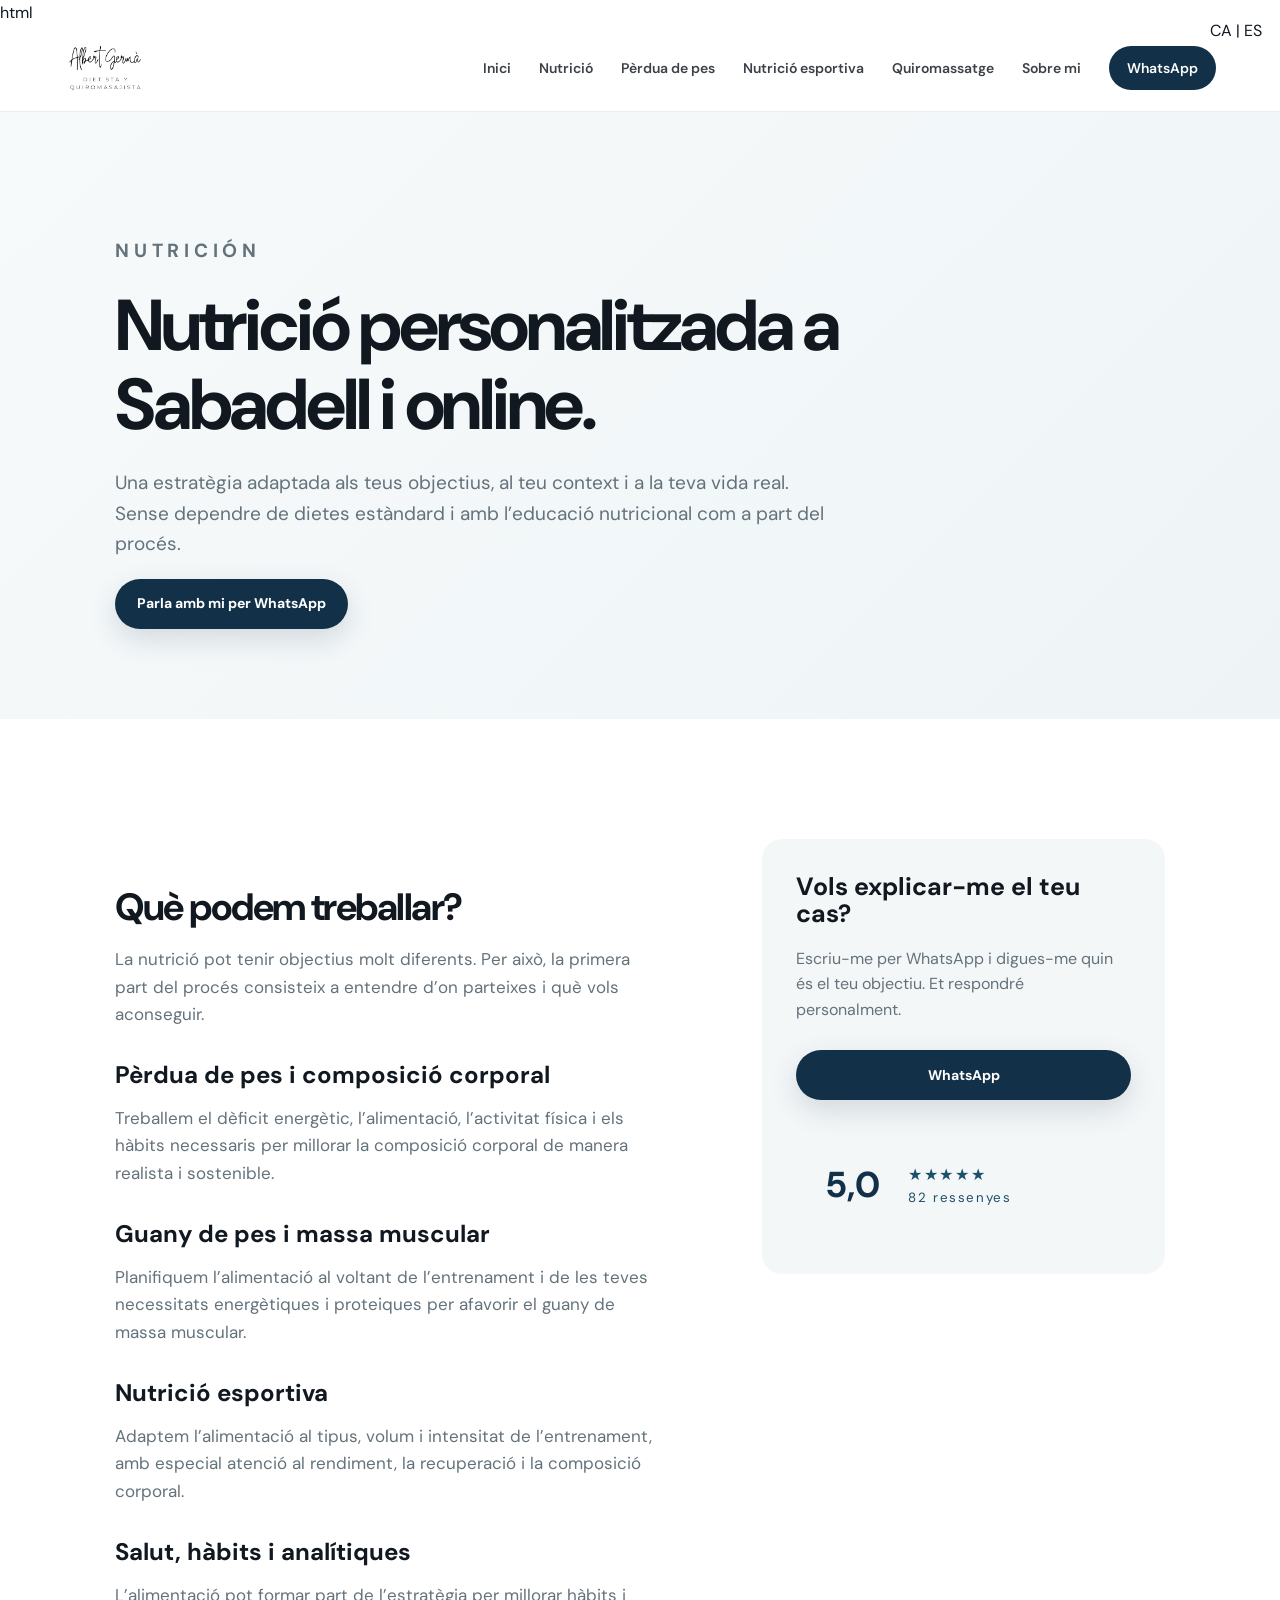
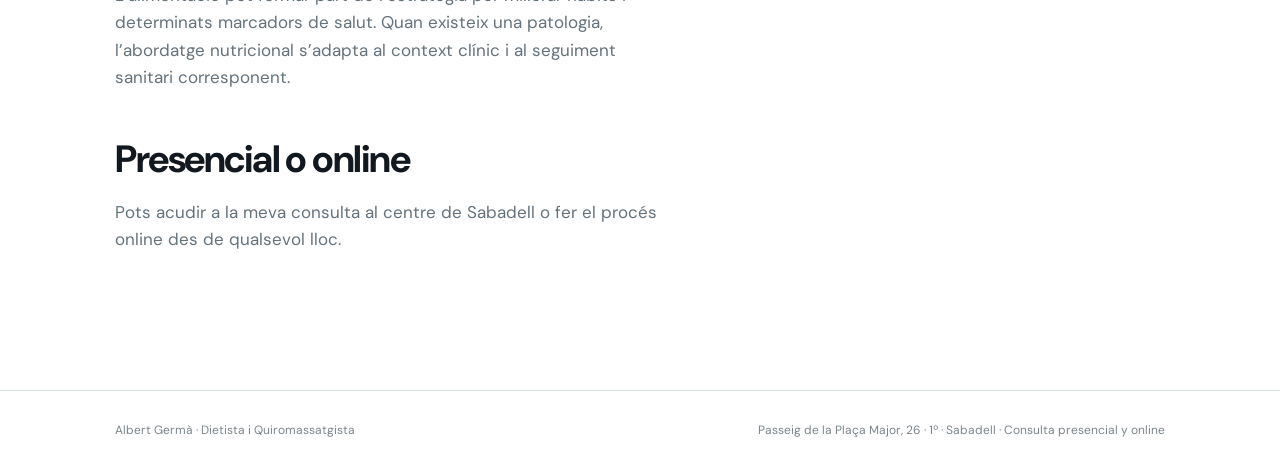
<file: nutricion-ca.html>
html
<html lang="ca"><head><meta charset="utf-8"/><meta content="width=device-width, initial-scale=1" name="viewport"/>
<title>Dietista a Sabadell | Albert Germà</title><meta content="Consulta de nutrición con Albert Germà en Sabadell y online. Nutrició personalizada para pérdida de pes, composición corporal, deporte, hábitos y salud." name="description"/><link href="styles.css" rel="stylesheet"/></head>
<body><div class="lang-switch" style="position:fixed;top:18px;right:18px;z-index:9999"><a href="nutricion-ca.html">CA</a> | <a href="nutricion.html">ES</a></div><header class="nav">
<a class="brand" href="index-ca.html"><img alt="Albert Germà Dietista i Quiromassatgista" src="logo.png"/></a>
<nav><a href="index-ca.html">Inici</a><a class="active" href="nutricion-ca.html">Nutrició</a><a href="perdida-peso-ca.html">Pèrdua de pes</a><a href="nutricion-deportiva-ca.html">Nutrició esportiva</a><a href="quiromasaje-ca.html">Quiromassatge</a><a href="sobre-mi-ca.html">Sobre mi</a><a class="nav-cta" href="https://wa.me/34600767093?text=Hola%20Albert%2C%20he%20visto%20tu%20web%20y%20me%20gustar%C3%ADa%20informarme%20sobre%20tus%20servicios.">WhatsApp</a></nav>
</header><main>
<section class="page-hero"><p class="eyebrow">NUTRICIÓN</p><h1>Nutrició personalitzada a Sabadell i online.</h1><p>Una estratègia adaptada als teus objectius, al teu context i a la teva vida real. Sense dependre de dietes estàndard i amb l’educació nutricional com a part del procés.</p><a class="button primary" href="contacto-ca.html">Parla amb mi per WhatsApp</a></section>
<section class="section content-grid"><div class="content-copy">
<h2>Què podem treballar?</h2>
<p>La nutrició pot tenir objectius molt diferents. Per això, la primera part del procés consisteix a entendre d’on parteixes i què vols aconseguir.</p>
<h3>Pèrdua de pes i composició corporal</h3><p>Treballem el dèficit energètic, l’alimentació, l’activitat física i els hàbits necessaris per millorar la composició corporal de manera realista i sostenible.</p>
<h3>Guany de pes i massa muscular</h3><p>Planifiquem l’alimentació al voltant de l’entrenament i de les teves necessitats energètiques i proteiques per afavorir el guany de massa muscular.</p>
<h3>Nutrició esportiva</h3><p>Adaptem l’alimentació al tipus, volum i intensitat de l’entrenament, amb especial atenció al rendiment, la recuperació i la composició corporal.</p>
<h3>Salut, hàbits i analítiques</h3><p>L’alimentació pot formar part de l’estratègia per millorar hàbits i determinats marcadors de salut. Quan existeix una patologia, l’abordatge nutricional s’adapta al context clínic i al seguiment sanitari corresponent.</p>
<h2>Presencial o online</h2><p>Pots acudir a la meva consulta al centre de Sabadell o fer el procés online des de qualsevol lloc.</p>
</div><aside class="side-card"><h3>Vols explicar-me el teu cas?</h3><p>Escriu-me per WhatsApp i digues-me quin és el teu objectiu. Et respondré personalment.</p><a class="button primary" href="https://wa.me/34600767093?text=Hola%20Albert%2C%20me%20gustar%C3%ADa%20informarme%20sobre%20la%20consulta%20de%20nutrici%C3%B3n.">WhatsApp</a><div class="review-strip"><strong>5,0</strong><span>★★★★★<br/><small>82 ressenyes</small></span></div></aside></section></main><footer><div>Albert Germà · Dietista i Quiromassatgista</div><div>Passeig de la Plaça Major, 26 · 1º · Sabadell · Consulta presencial y online</div></footer></body></html>
</file>
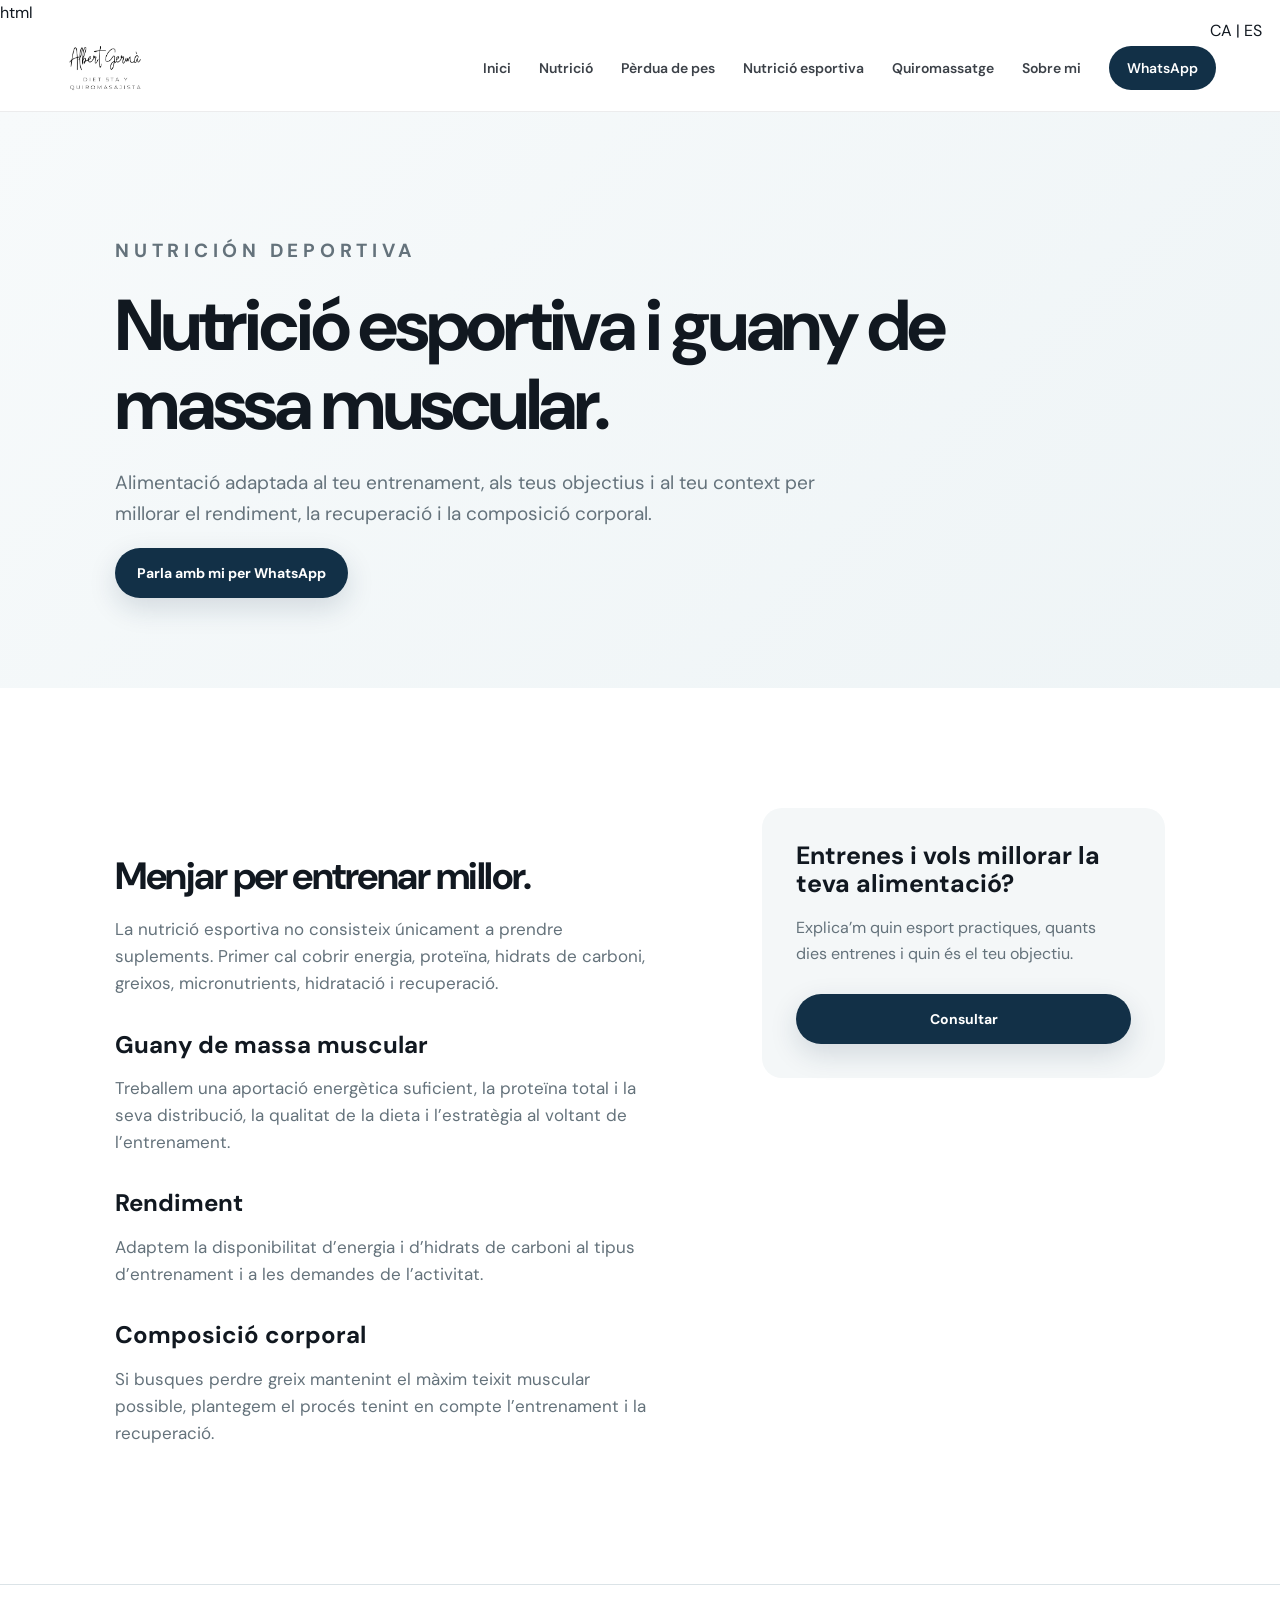
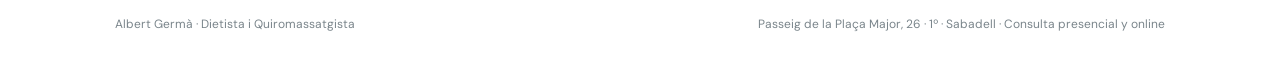
<file: nutricion-deportiva-ca.html>
html
<html lang="ca"><head><meta charset="utf-8"/><meta content="width=device-width, initial-scale=1" name="viewport"/>
<title>Nutrició esportiva en Sabadell | Albert Germà</title><meta content="Dietista deportivo en Sabadell y online. Alimentación para rendimiento, recuperación, composición corporal y ganancia de masa muscular." name="description"/><link href="styles.css" rel="stylesheet"/></head>
<body><div class="lang-switch" style="position:fixed;top:18px;right:18px;z-index:9999"><a href="nutricion-deportiva-ca.html">CA</a> | <a href="nutricion-deportiva.html">ES</a></div><header class="nav">
<a class="brand" href="index-ca.html"><img alt="Albert Germà Dietista i Quiromassatgista" src="logo.png"/></a>
<nav><a href="index-ca.html">Inici</a><a href="nutricion-ca.html">Nutrició</a><a href="perdida-peso-ca.html">Pèrdua de pes</a><a class="active" href="nutricion-deportiva-ca.html">Nutrició esportiva</a><a href="quiromasaje-ca.html">Quiromassatge</a><a href="sobre-mi-ca.html">Sobre mi</a><a class="nav-cta" href="https://wa.me/34600767093?text=Hola%20Albert%2C%20he%20visto%20tu%20web%20y%20me%20gustar%C3%ADa%20informarme%20sobre%20tus%20servicios.">WhatsApp</a></nav>
</header><main>
<section class="page-hero"><p class="eyebrow">NUTRICIÓN DEPORTIVA</p><h1>Nutrició esportiva i guany de massa muscular.</h1><p>Alimentació adaptada al teu entrenament, als teus objectius i al teu context per millorar el rendiment, la recuperació i la composició corporal.</p><a class="button primary" href="https://wa.me/34600767093?text=Hola%20Albert%2C%20me%20gustar%C3%ADa%20informarme%20sobre%20nutrici%C3%B3n%20deportiva.">Parla amb mi per WhatsApp</a></section>
<section class="section content-grid"><div class="content-copy"><h2>Menjar per entrenar millor.</h2><p>La nutrició esportiva no consisteix únicament a prendre suplements. Primer cal cobrir energia, proteïna, hidrats de carboni, greixos, micronutrients, hidratació i recuperació.</p><h3>Guany de massa muscular</h3><p>Treballem una aportació energètica suficient, la proteïna total i la seva distribució, la qualitat de la dieta i l’estratègia al voltant de l’entrenament.</p><h3>Rendiment</h3><p>Adaptem la disponibilitat d’energia i d’hidrats de carboni al tipus d’entrenament i a les demandes de l’activitat.</p><h3>Composició corporal</h3><p>Si busques perdre greix mantenint el màxim teixit muscular possible, plantegem el procés tenint en compte l’entrenament i la recuperació.</p></div><aside class="side-card"><h3>Entrenes i vols millorar la teva alimentació?</h3><p>Explica’m quin esport practiques, quants dies entrenes i quin és el teu objectiu.</p><a class="button primary" href="contacto-ca.html">Consultar</a></aside></section></main><footer><div>Albert Germà · Dietista i Quiromassatgista</div><div>Passeig de la Plaça Major, 26 · 1º · Sabadell · Consulta presencial y online</div></footer></body></html>
</file>
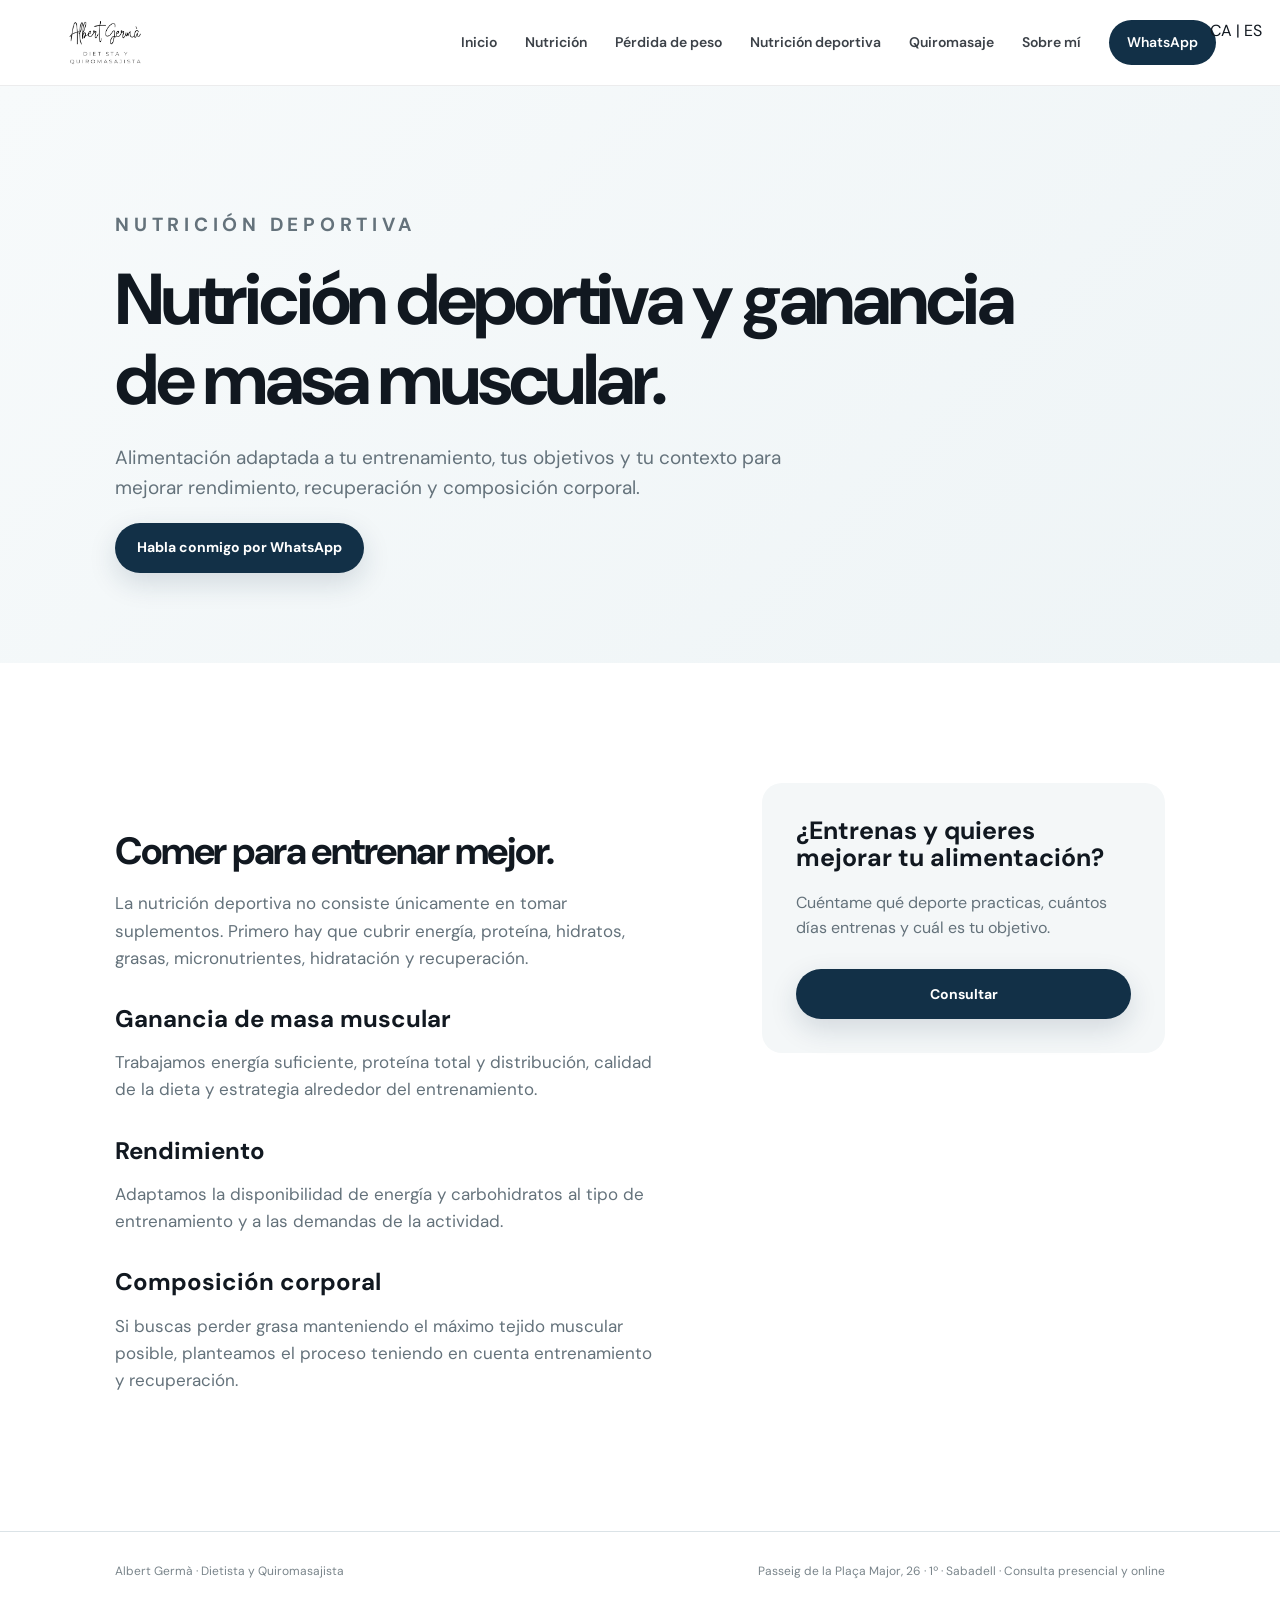
<file: nutricion-deportiva.html>
<!doctype html>
<html lang="es"><head><meta charset="utf-8"><meta name="viewport" content="width=device-width, initial-scale=1">
<title>Nutrición deportiva en Sabadell | Albert Germà</title><meta name="description" content="Dietista deportivo en Sabadell y online. Alimentación para rendimiento, recuperación, composición corporal y ganancia de masa muscular."><link rel="stylesheet" href="styles.css"></head>
<body><div class="lang-switch" style="position:fixed;top:18px;right:18px;z-index:9999"><a href="nutricion-deportiva-ca.html">CA</a> | <a href="nutricion-deportiva.html">ES</a></div><header class="nav">
      <a class="brand" href="index.html"><img src="logo.png" alt="Albert Germà Dietista y Quiromasajista"></a>
      <nav><a href="index.html">Inicio</a><a href="nutricion.html">Nutrición</a><a href="perdida-peso.html">Pérdida de peso</a><a href="nutricion-deportiva.html" class="active">Nutrición deportiva</a><a href="quiromasaje.html">Quiromasaje</a><a href="sobre-mi.html">Sobre mí</a><a class="nav-cta" href="https://wa.me/34600767093?text=Hola%20Albert%2C%20he%20visto%20tu%20web%20y%20me%20gustar%C3%ADa%20informarme%20sobre%20tus%20servicios.">WhatsApp</a></nav>
    </header><main>
<section class="page-hero"><p class="eyebrow">NUTRICIÓN DEPORTIVA</p><h1>Nutrición deportiva y ganancia de masa muscular.</h1><p>Alimentación adaptada a tu entrenamiento, tus objetivos y tu contexto para mejorar rendimiento, recuperación y composición corporal.</p><a class="button primary" href="https://wa.me/34600767093?text=Hola%20Albert%2C%20me%20gustar%C3%ADa%20informarme%20sobre%20nutrici%C3%B3n%20deportiva.">Habla conmigo por WhatsApp</a></section>
<section class="section content-grid"><div class="content-copy"><h2>Comer para entrenar mejor.</h2><p>La nutrición deportiva no consiste únicamente en tomar suplementos. Primero hay que cubrir energía, proteína, hidratos, grasas, micronutrientes, hidratación y recuperación.</p><h3>Ganancia de masa muscular</h3><p>Trabajamos energía suficiente, proteína total y distribución, calidad de la dieta y estrategia alrededor del entrenamiento.</p><h3>Rendimiento</h3><p>Adaptamos la disponibilidad de energía y carbohidratos al tipo de entrenamiento y a las demandas de la actividad.</p><h3>Composición corporal</h3><p>Si buscas perder grasa manteniendo el máximo tejido muscular posible, planteamos el proceso teniendo en cuenta entrenamiento y recuperación.</p></div><aside class="side-card"><h3>¿Entrenas y quieres mejorar tu alimentación?</h3><p>Cuéntame qué deporte practicas, cuántos días entrenas y cuál es tu objetivo.</p><a class="button primary" href="contacto.html">Consultar</a></aside></section></main><footer><div>Albert Germà · Dietista y Quiromasajista</div><div>Passeig de la Plaça Major, 26 · 1º · Sabadell · Consulta presencial y online</div></footer></body></html>
</file>
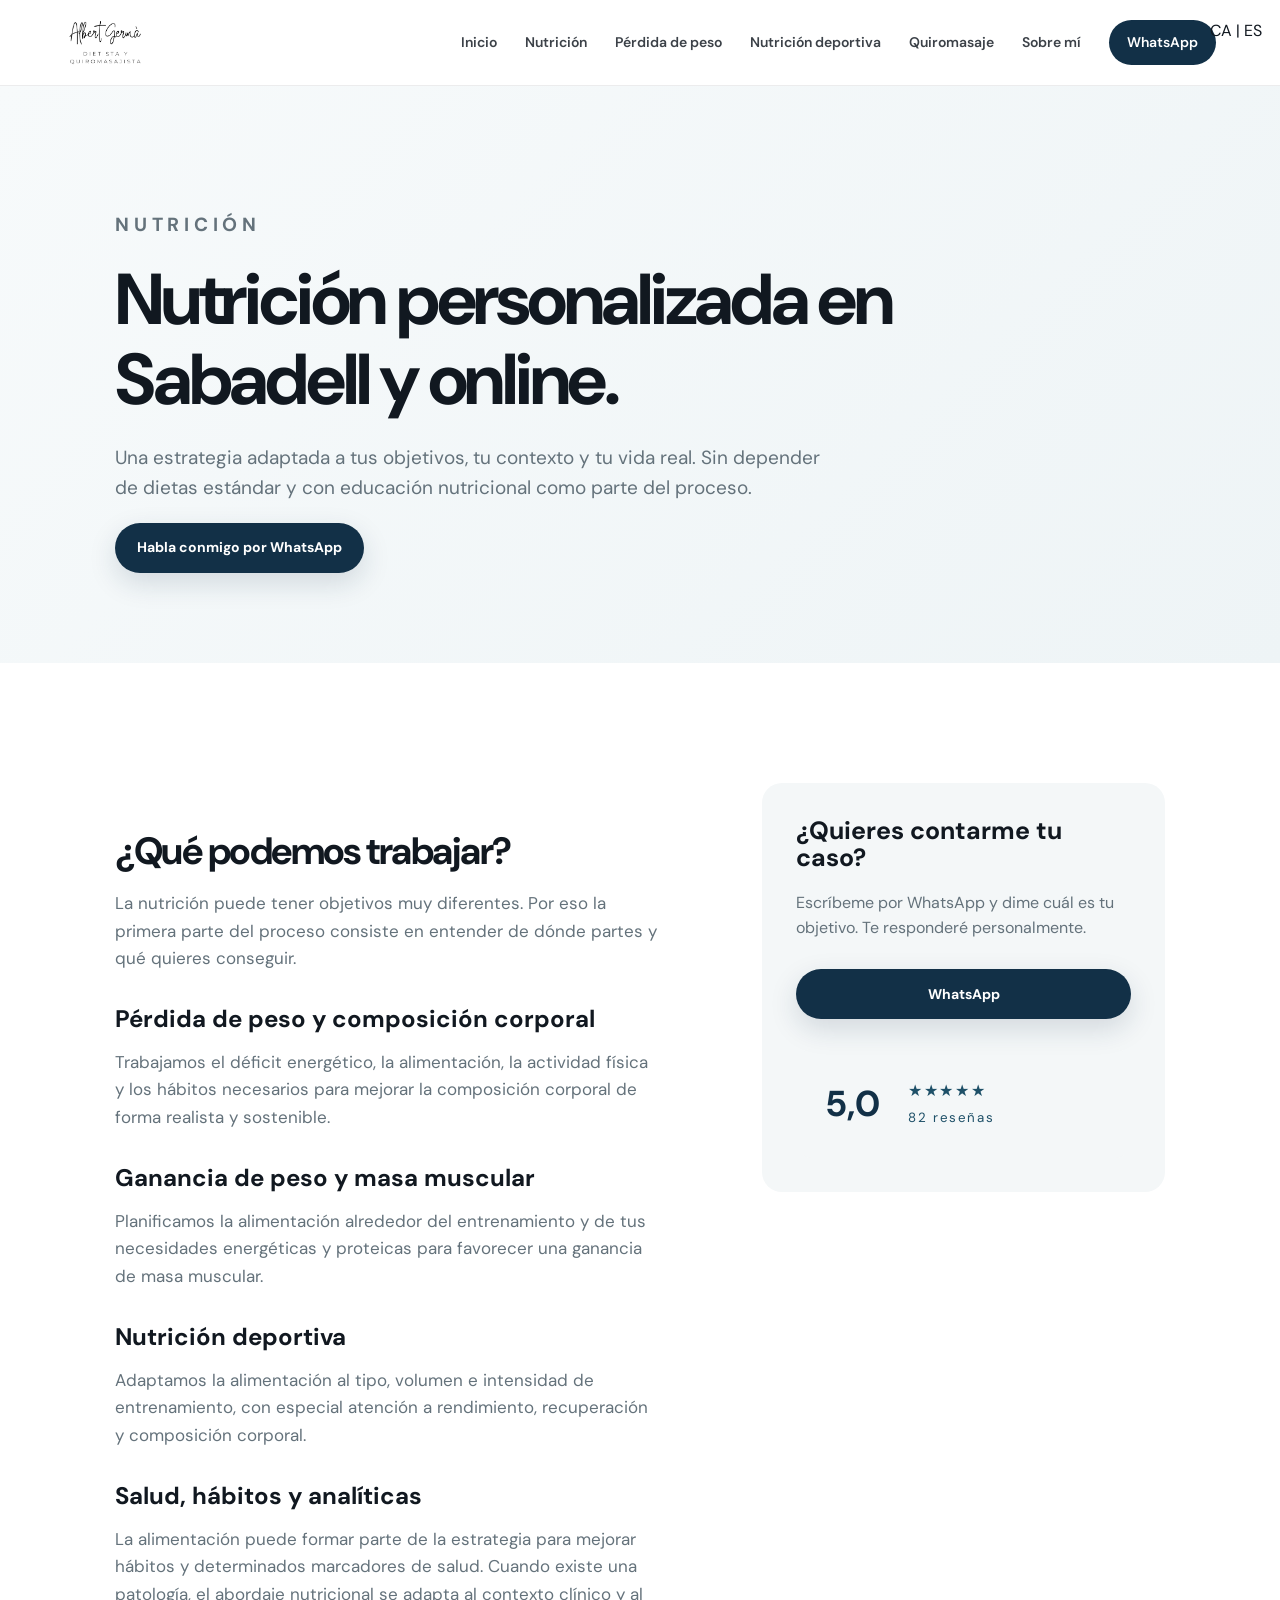
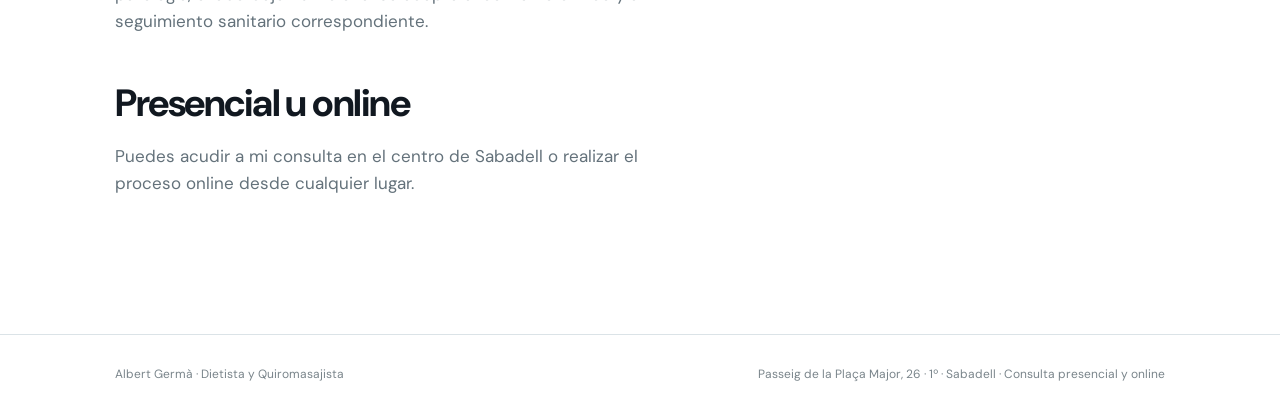
<file: nutricion.html>
<!doctype html>
<html lang="es"><head><meta charset="utf-8"><meta name="viewport" content="width=device-width, initial-scale=1">
<title>Dietista en Sabadell | Albert Germà</title><meta name="description" content="Consulta de nutrición con Albert Germà en Sabadell y online. Nutrición personalizada para pérdida de peso, composición corporal, deporte, hábitos y salud."><link rel="stylesheet" href="styles.css"></head>
<body><div class="lang-switch" style="position:fixed;top:18px;right:18px;z-index:9999"><a href="nutricion-ca.html">CA</a> | <a href="nutricion.html">ES</a></div><header class="nav">
      <a class="brand" href="index.html"><img src="logo.png" alt="Albert Germà Dietista y Quiromasajista"></a>
      <nav><a href="index.html">Inicio</a><a href="nutricion.html" class="active">Nutrición</a><a href="perdida-peso.html">Pérdida de peso</a><a href="nutricion-deportiva.html">Nutrición deportiva</a><a href="quiromasaje.html">Quiromasaje</a><a href="sobre-mi.html">Sobre mí</a><a class="nav-cta" href="https://wa.me/34600767093?text=Hola%20Albert%2C%20he%20visto%20tu%20web%20y%20me%20gustar%C3%ADa%20informarme%20sobre%20tus%20servicios.">WhatsApp</a></nav>
    </header><main>
<section class="page-hero"><p class="eyebrow">NUTRICIÓN</p><h1>Nutrición personalizada en Sabadell y online.</h1><p>Una estrategia adaptada a tus objetivos, tu contexto y tu vida real. Sin depender de dietas estándar y con educación nutricional como parte del proceso.</p><a class="button primary" href="contacto.html">Habla conmigo por WhatsApp</a></section>
<section class="section content-grid"><div class="content-copy">
<h2>¿Qué podemos trabajar?</h2>
<p>La nutrición puede tener objetivos muy diferentes. Por eso la primera parte del proceso consiste en entender de dónde partes y qué quieres conseguir.</p>
<h3>Pérdida de peso y composición corporal</h3><p>Trabajamos el déficit energético, la alimentación, la actividad física y los hábitos necesarios para mejorar la composición corporal de forma realista y sostenible.</p>
<h3>Ganancia de peso y masa muscular</h3><p>Planificamos la alimentación alrededor del entrenamiento y de tus necesidades energéticas y proteicas para favorecer una ganancia de masa muscular.</p>
<h3>Nutrición deportiva</h3><p>Adaptamos la alimentación al tipo, volumen e intensidad de entrenamiento, con especial atención a rendimiento, recuperación y composición corporal.</p>
<h3>Salud, hábitos y analíticas</h3><p>La alimentación puede formar parte de la estrategia para mejorar hábitos y determinados marcadores de salud. Cuando existe una patología, el abordaje nutricional se adapta al contexto clínico y al seguimiento sanitario correspondiente.</p>
<h2>Presencial u online</h2><p>Puedes acudir a mi consulta en el centro de Sabadell o realizar el proceso online desde cualquier lugar.</p>
</div><aside class="side-card"><h3>¿Quieres contarme tu caso?</h3><p>Escríbeme por WhatsApp y dime cuál es tu objetivo. Te responderé personalmente.</p><a class="button primary" href="https://wa.me/34600767093?text=Hola%20Albert%2C%20me%20gustar%C3%ADa%20informarme%20sobre%20la%20consulta%20de%20nutrici%C3%B3n.">WhatsApp</a><div class="review-strip"><strong>5,0</strong><span>★★★★★<br><small>82 reseñas</small></span></div></aside></section></main><footer><div>Albert Germà · Dietista y Quiromasajista</div><div>Passeig de la Plaça Major, 26 · 1º · Sabadell · Consulta presencial y online</div></footer></body></html>
</file>
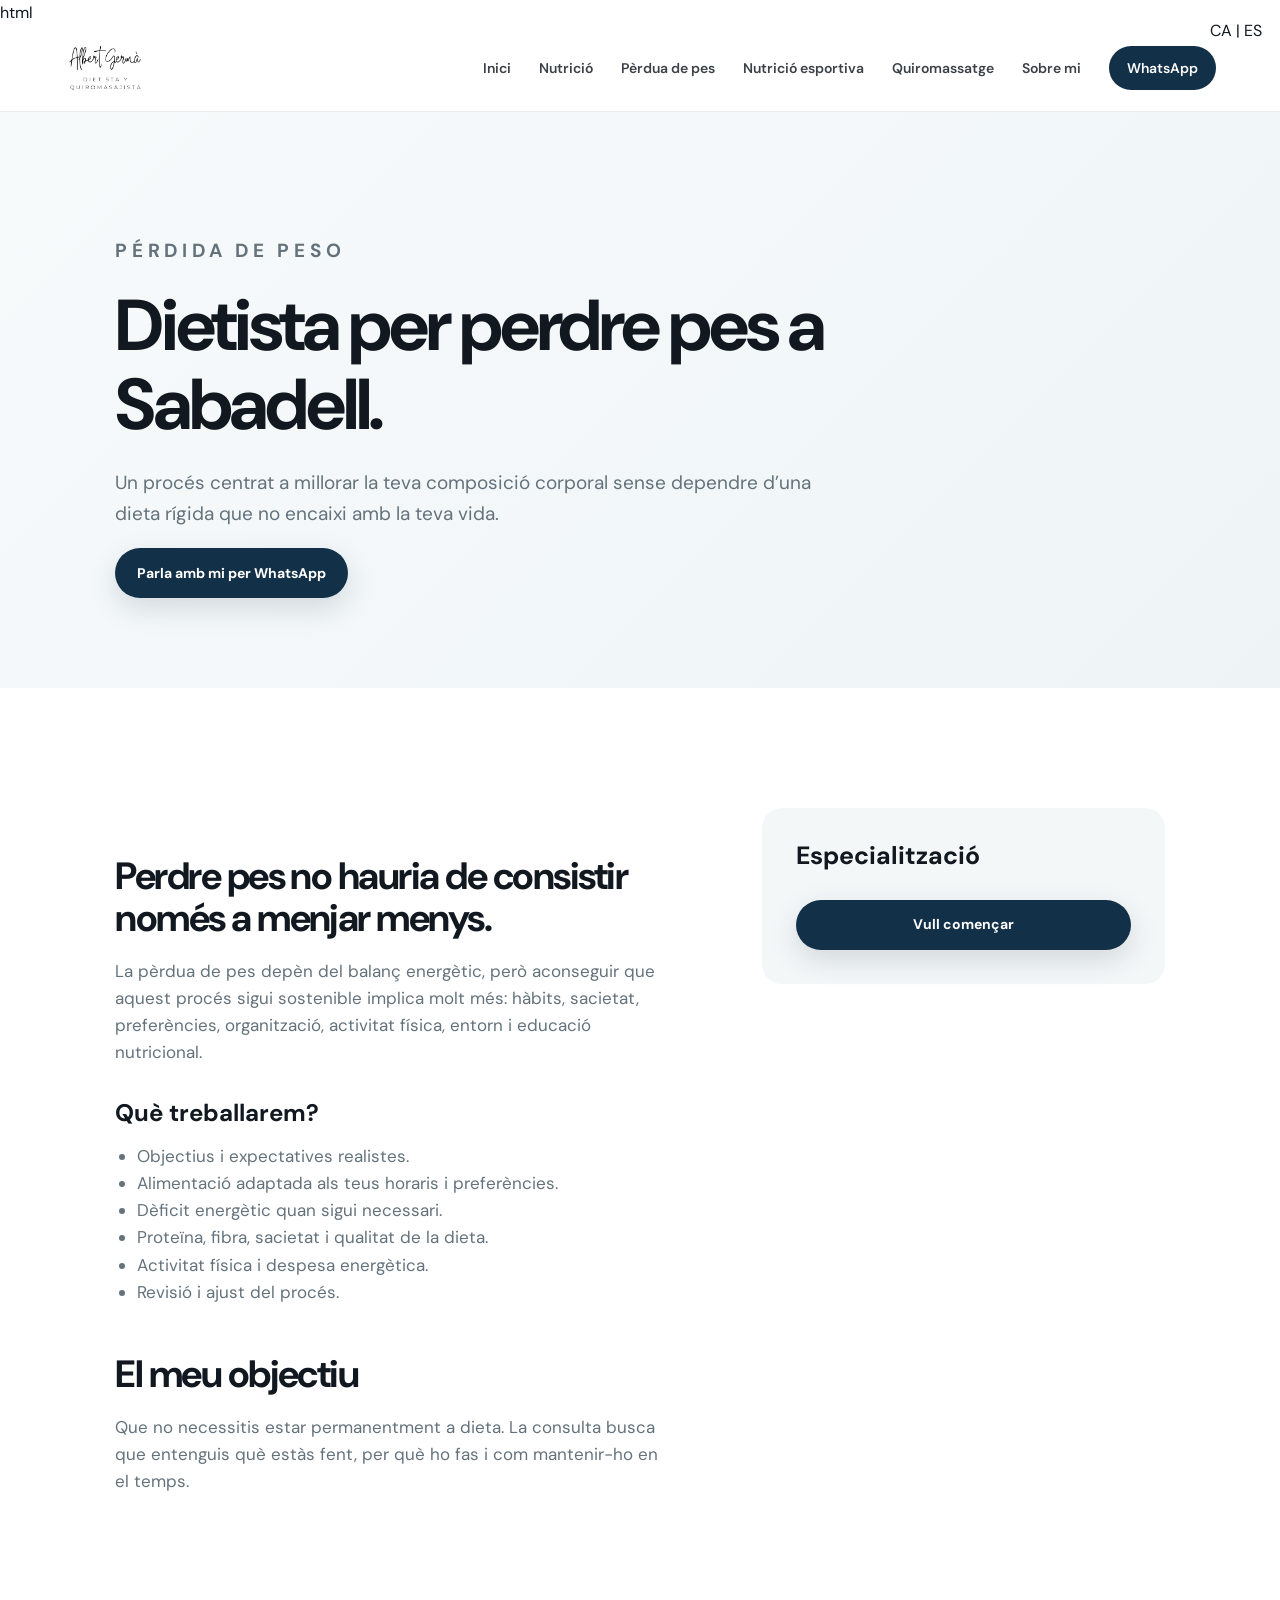
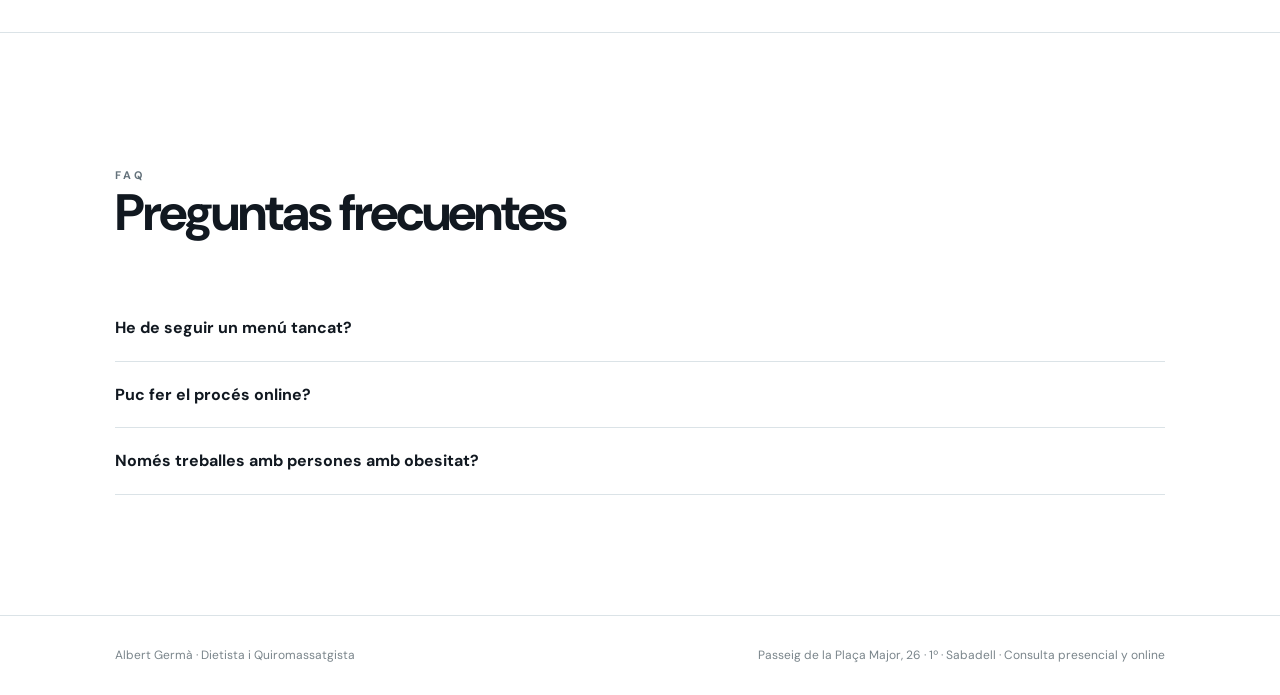
<file: perdida-peso-ca.html>
html
<html lang="ca"><head><meta charset="utf-8"/><meta content="width=device-width, initial-scale=1" name="viewport"/>
<title>Dietista para perder pes en Sabadell | Albert Germà</title><meta content="Dietista para pérdida de pes en Sabadell y online. Enfoque personalizado, sostenible y basado en evidencia científica." name="description"/><link href="styles.css" rel="stylesheet"/></head>
<body><div class="lang-switch" style="position:fixed;top:18px;right:18px;z-index:9999"><a href="perdida-peso-ca.html">CA</a> | <a href="perdida-peso.html">ES</a></div><header class="nav">
<a class="brand" href="index-ca.html"><img alt="Albert Germà Dietista i Quiromassatgista" src="logo.png"/></a>
<nav><a href="index-ca.html">Inici</a><a href="nutricion-ca.html">Nutrició</a><a class="active" href="perdida-peso-ca.html">Pèrdua de pes</a><a href="nutricion-deportiva-ca.html">Nutrició esportiva</a><a href="quiromasaje-ca.html">Quiromassatge</a><a href="sobre-mi-ca.html">Sobre mi</a><a class="nav-cta" href="https://wa.me/34600767093?text=Hola%20Albert%2C%20he%20visto%20tu%20web%20y%20me%20gustar%C3%ADa%20informarme%20sobre%20tus%20servicios.">WhatsApp</a></nav>
</header><main>
<section class="page-hero"><p class="eyebrow">PÉRDIDA DE PESO</p><h1>Dietista per perdre pes a Sabadell.</h1><p>Un procés centrat a millorar la teva composició corporal sense dependre d’una dieta rígida que no encaixi amb la teva vida.</p><a class="button primary" href="https://wa.me/34600767093?text=Hola%20Albert%2C%20me%20gustar%C3%ADa%20informarme%20sobre%20el%20proceso%20de%20p%C3%A9rdida%20de%20peso.">Parla amb mi per WhatsApp</a></section>
<section class="section content-grid"><div class="content-copy">
<h2>Perdre pes no hauria de consistir només a menjar menys.</h2><p>La pèrdua de pes depèn del balanç energètic, però aconseguir que aquest procés sigui sostenible implica molt més: hàbits, sacietat, preferències, organització, activitat física, entorn i educació nutricional.</p>
<h3>Què treballarem?</h3><ul><li>Objectius i expectatives realistes.</li><li>Alimentació adaptada als teus horaris i preferències.</li><li>Dèficit energètic quan sigui necessari.</li><li>Proteïna, fibra, sacietat i qualitat de la dieta.</li><li>Activitat física i despesa energètica.</li><li>Revisió i ajust del procés.</li></ul>
<h2>El meu objectiu</h2><p>Que no necessitis estar permanentment a dieta. La consulta busca que entenguis què estàs fent, per què ho fas i com mantenir-ho en el temps.</p>
</div><aside class="side-card"><h3>Especialització</h3><a class="button primary" href="contacto-ca.html">Vull començar</a></aside></section>
<section class="section faq"><div class="section-heading"><p class="eyebrow">FAQ</p><h2>Preguntas frecuentes</h2></div><details><summary>He de seguir un menú tancat?</summary><p>No necessàriament. L’estratègia s’adapta a les teves necessitats i a la teva capacitat per mantenir-la.</p></details><details><summary>Puc fer el procés online?</summary><p>Sí, el servei de nutrició també està disponible online.</p></details><details><summary>Només treballes amb persones amb obesitat?</summary><p>No. La pèrdua de greix i la millora de la composició corporal poden ser objectius de persones amb situacions i punts de partida molt diferents.</p></details></section></main><footer><div>Albert Germà · Dietista i Quiromassatgista</div><div>Passeig de la Plaça Major, 26 · 1º · Sabadell · Consulta presencial y online</div></footer></body></html>
</file>
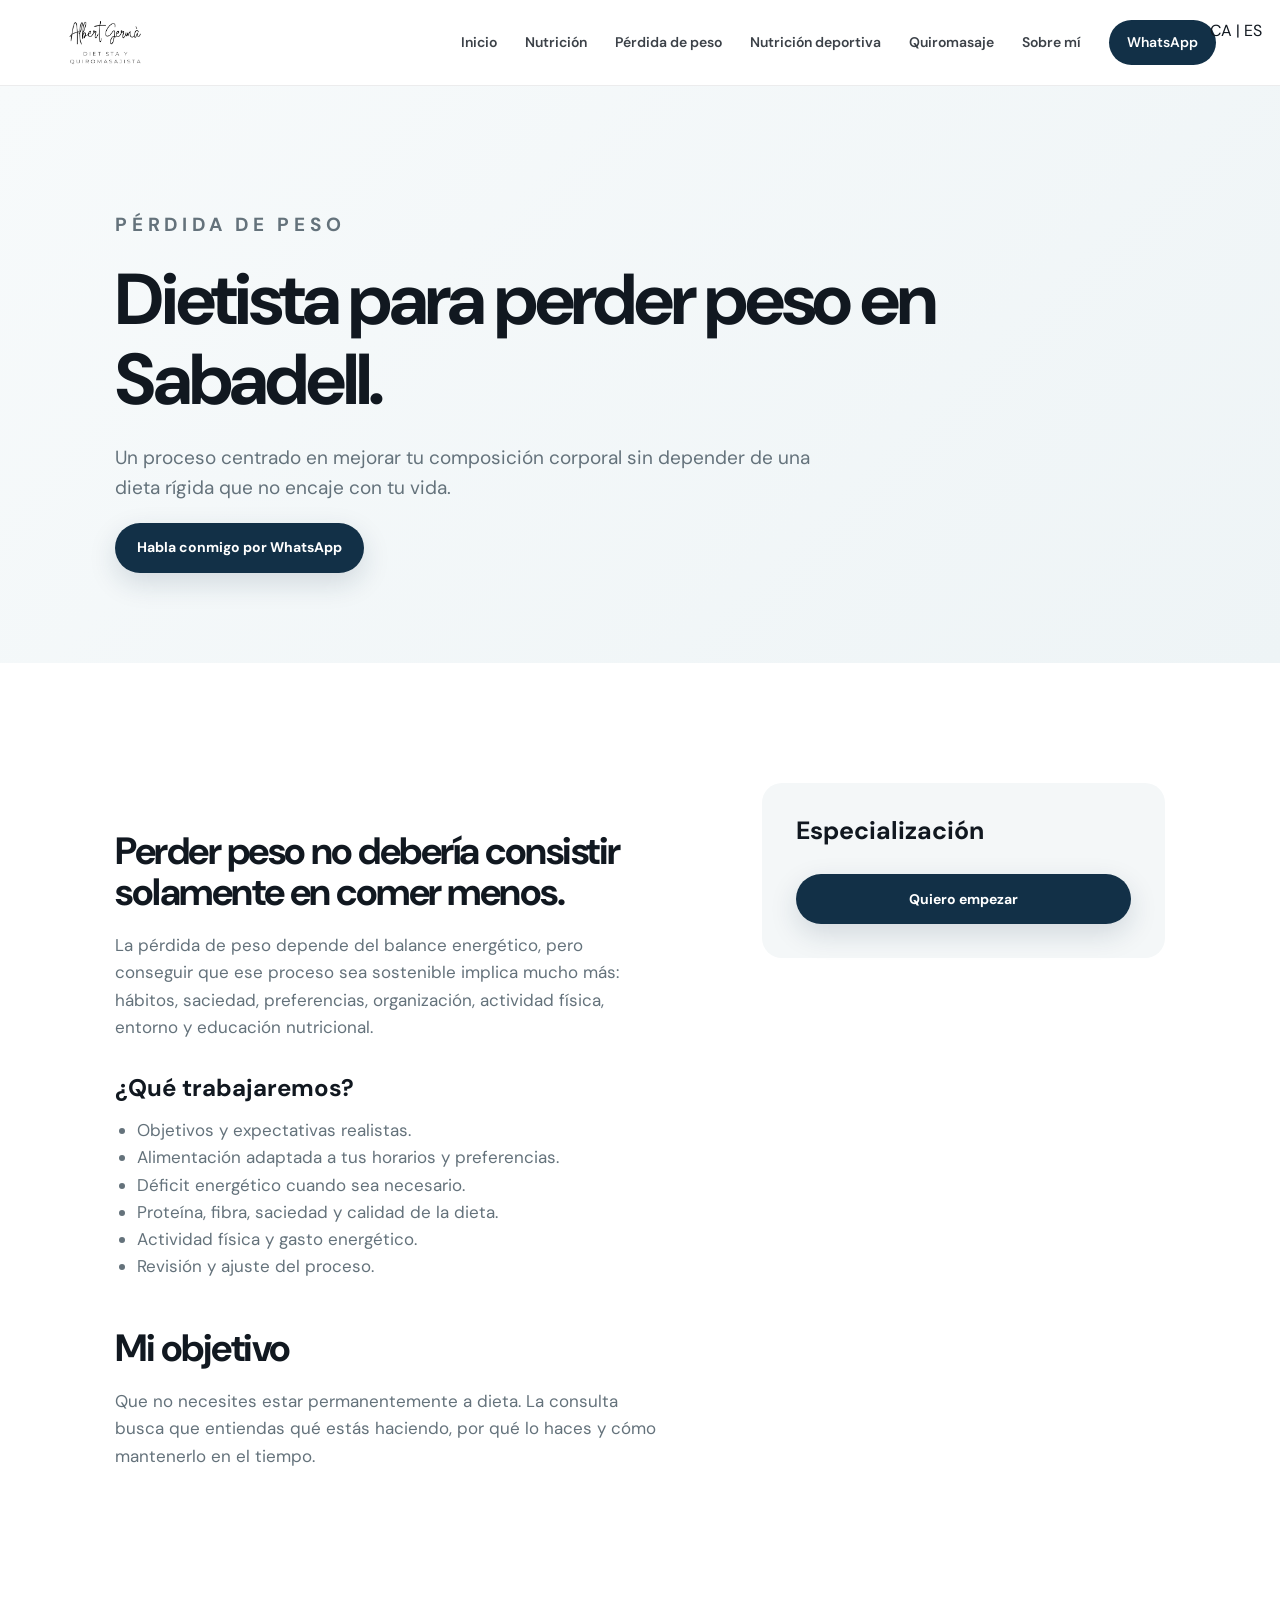
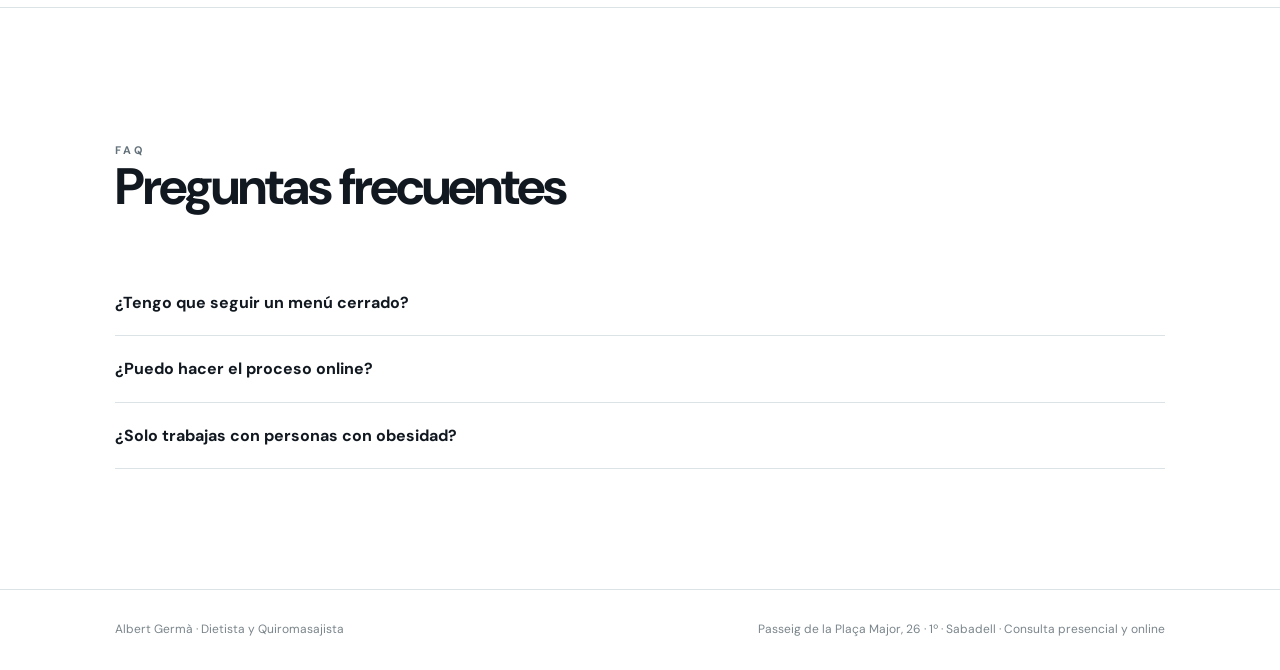
<file: perdida-peso.html>
<!doctype html>
<html lang="es"><head><meta charset="utf-8"><meta name="viewport" content="width=device-width, initial-scale=1">
<title>Dietista para perder peso en Sabadell | Albert Germà</title><meta name="description" content="Dietista para pérdida de peso en Sabadell y online. Enfoque personalizado, sostenible y basado en evidencia científica."><link rel="stylesheet" href="styles.css"></head>
<body><div class="lang-switch" style="position:fixed;top:18px;right:18px;z-index:9999"><a href="perdida-peso-ca.html">CA</a> | <a href="perdida-peso.html">ES</a></div><header class="nav">
      <a class="brand" href="index.html"><img src="logo.png" alt="Albert Germà Dietista y Quiromasajista"></a>
      <nav><a href="index.html">Inicio</a><a href="nutricion.html">Nutrición</a><a href="perdida-peso.html" class="active">Pérdida de peso</a><a href="nutricion-deportiva.html">Nutrición deportiva</a><a href="quiromasaje.html">Quiromasaje</a><a href="sobre-mi.html">Sobre mí</a><a class="nav-cta" href="https://wa.me/34600767093?text=Hola%20Albert%2C%20he%20visto%20tu%20web%20y%20me%20gustar%C3%ADa%20informarme%20sobre%20tus%20servicios.">WhatsApp</a></nav>
    </header><main>
<section class="page-hero"><p class="eyebrow">PÉRDIDA DE PESO</p><h1>Dietista para perder peso en Sabadell.</h1><p>Un proceso centrado en mejorar tu composición corporal sin depender de una dieta rígida que no encaje con tu vida.</p><a class="button primary" href="https://wa.me/34600767093?text=Hola%20Albert%2C%20me%20gustar%C3%ADa%20informarme%20sobre%20el%20proceso%20de%20p%C3%A9rdida%20de%20peso.">Habla conmigo por WhatsApp</a></section>
<section class="section content-grid"><div class="content-copy">
<h2>Perder peso no debería consistir solamente en comer menos.</h2><p>La pérdida de peso depende del balance energético, pero conseguir que ese proceso sea sostenible implica mucho más: hábitos, saciedad, preferencias, organización, actividad física, entorno y educación nutricional.</p>
<h3>¿Qué trabajaremos?</h3><ul><li>Objetivos y expectativas realistas.</li><li>Alimentación adaptada a tus horarios y preferencias.</li><li>Déficit energético cuando sea necesario.</li><li>Proteína, fibra, saciedad y calidad de la dieta.</li><li>Actividad física y gasto energético.</li><li>Revisión y ajuste del proceso.</li></ul>
<h2>Mi objetivo</h2><p>Que no necesites estar permanentemente a dieta. La consulta busca que entiendas qué estás haciendo, por qué lo haces y cómo mantenerlo en el tiempo.</p>
</div><aside class="side-card"><h3>Especialización</h3><a class="button primary" href="contacto.html">Quiero empezar</a></aside></section>
<section class="section faq"><div class="section-heading"><p class="eyebrow">FAQ</p><h2>Preguntas frecuentes</h2></div><details><summary>¿Tengo que seguir un menú cerrado?</summary><p>No necesariamente. La estrategia se adapta a tus necesidades y a tu capacidad para mantenerla.</p></details><details><summary>¿Puedo hacer el proceso online?</summary><p>Sí, el servicio de nutrición también está disponible online.</p></details><details><summary>¿Solo trabajas con personas con obesidad?</summary><p>No. La pérdida de grasa y la mejora de composición corporal pueden ser objetivos de personas con situaciones y puntos de partida muy diferentes.</p></details></section></main><footer><div>Albert Germà · Dietista y Quiromasajista</div><div>Passeig de la Plaça Major, 26 · 1º · Sabadell · Consulta presencial y online</div></footer></body></html>
</file>
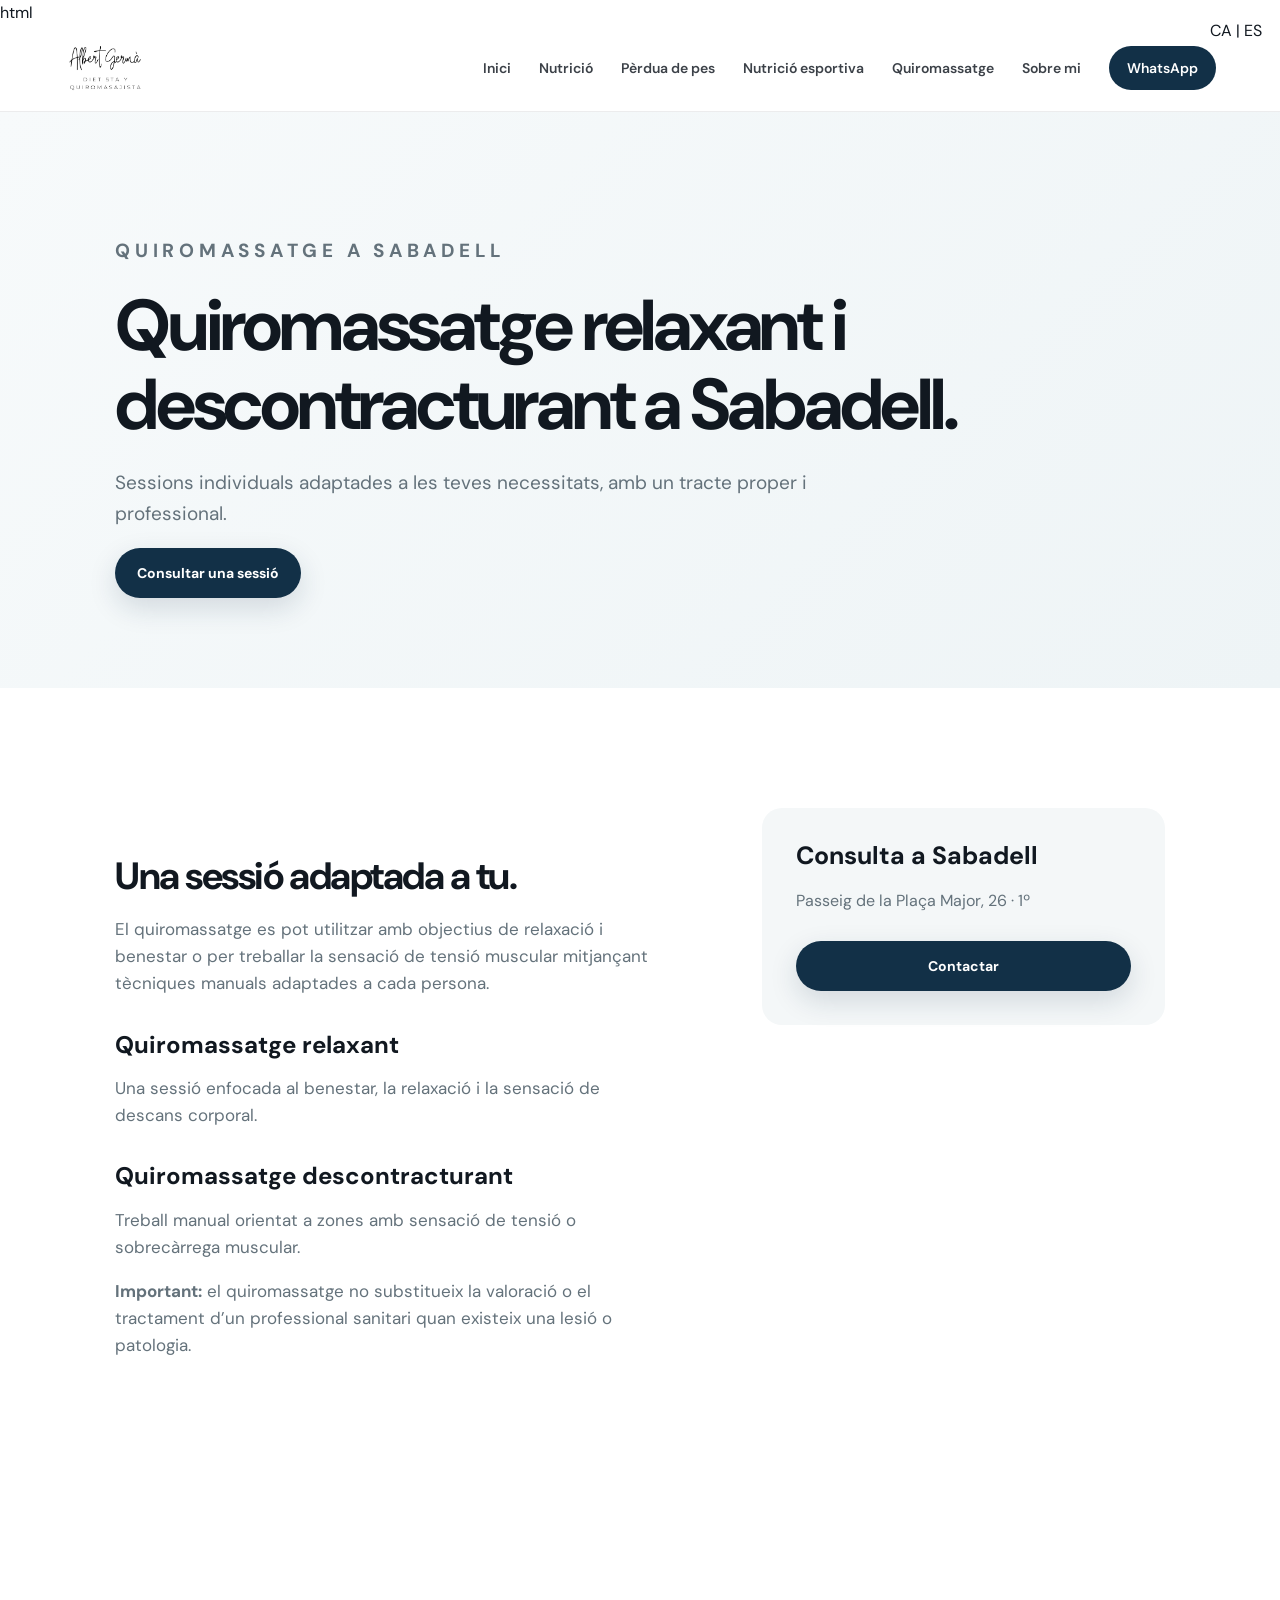
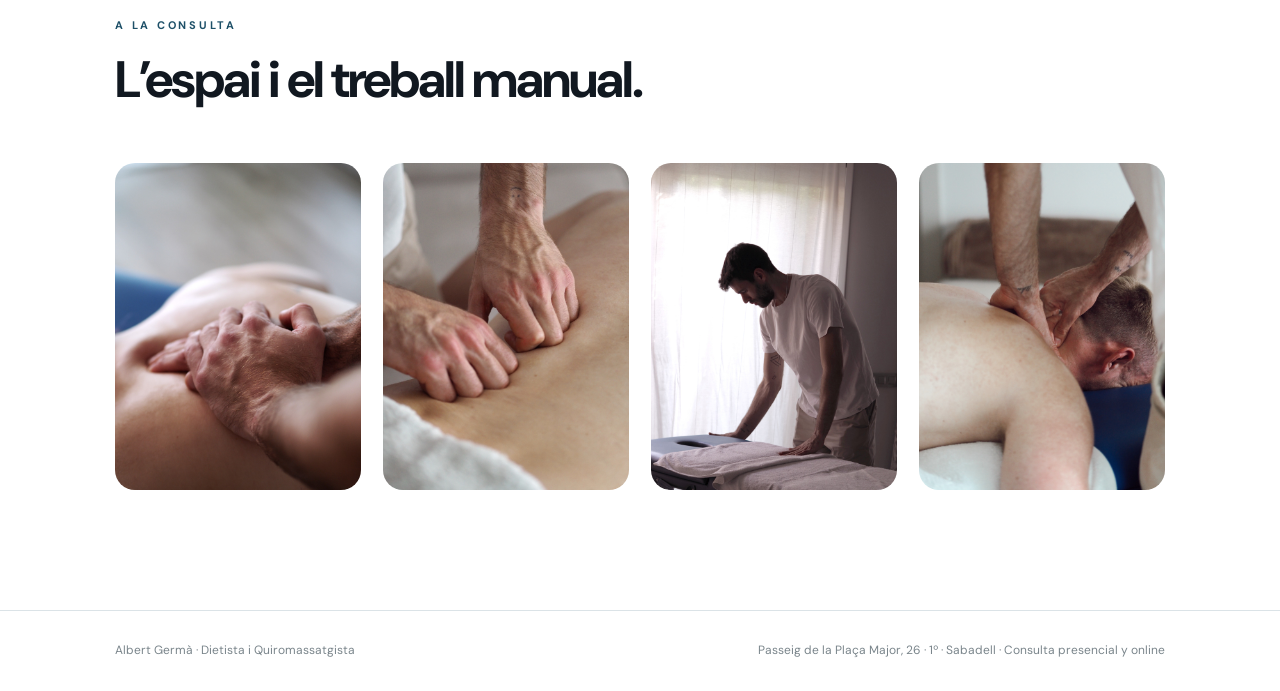
<file: quiromasaje-ca.html>
html
<html lang="ca"><head><meta charset="utf-8"/><meta content="width=device-width, initial-scale=1" name="viewport"/>
<title>Quiromassatge en Sabadell | Albert Germà</title><meta content="Quiromassatge relaxant y descontracturante en Sabadell con Albert Germà." name="description"/><link href="styles.css" rel="stylesheet"/></head>
<body><div class="lang-switch" style="position:fixed;top:18px;right:18px;z-index:9999"><a href="quiromasaje-ca.html">CA</a> | <a href="quiromasaje.html">ES</a></div><header class="nav">
<a class="brand" href="index-ca.html"><img alt="Albert Germà Dietista i Quiromassatgista" src="logo.png"/></a>
<nav><a href="index-ca.html">Inici</a><a href="nutricion-ca.html">Nutrició</a><a href="perdida-peso-ca.html">Pèrdua de pes</a><a href="nutricion-deportiva-ca.html">Nutrició esportiva</a><a class="active" href="quiromasaje-ca.html">Quiromassatge</a><a href="sobre-mi-ca.html">Sobre mi</a><a class="nav-cta" href="https://wa.me/34600767093?text=Hola%20Albert%2C%20he%20visto%20tu%20web%20y%20me%20gustar%C3%ADa%20informarme%20sobre%20tus%20servicios.">WhatsApp</a></nav>
</header><main>
<section class="page-hero"><p class="eyebrow">QUIROMASSATGE A SABADELL</p><h1>Quiromassatge relaxant i descontracturant a Sabadell.</h1><p>Sessions individuals adaptades a les teves necessitats, amb un tracte proper i professional.</p><a class="button primary" href="https://wa.me/34600767093?text=Hola%20Albert%2C%20me%20gustar%C3%ADa%20informarme%20sobre%20las%20sesiones%20de%20quiromasaje.">Consultar una sessió</a></section>
<section class="section content-grid"><div class="content-copy"><h2>Una sessió adaptada a tu.</h2><p>El quiromassatge es pot utilitzar amb objectius de relaxació i benestar o per treballar la sensació de tensió muscular mitjançant tècniques manuals adaptades a cada persona.</p><h3>Quiromassatge relaxant</h3><p>Una sessió enfocada al benestar, la relaxació i la sensació de descans corporal.</p><h3>Quiromassatge descontracturant</h3><p>Treball manual orientat a zones amb sensació de tensió o sobrecàrrega muscular.</p><p><strong>Important:</strong> el quiromassatge no substitueix la valoració o el tractament d’un professional sanitari quan existeix una lesió o patologia.</p></div><aside class="side-card"><h3>Consulta a Sabadell</h3><p>Passeig de la Plaça Major, 26 · 1º</p><a class="button primary" href="contacto-ca.html">Contactar</a></aside></section><section class="section massage-gallery"><div class="section-heading"><p class="eyebrow">A LA CONSULTA</p><h2>L’espai i el treball manual.</h2></div><div class="massage-gallery-grid"><img src="Manos.JPG" alt="Mans durant una sessió de quiromassatge"><img src="Dedos.JPG" alt="Treball manual durant una sessió de quiromassatge"><img src="Camilla.JPG" alt="Camilla de quiromassatge"><img src="Cuello.JPG" alt="Treball manual al coll durant una sessió de quiromassatge"></div></section></main><footer><div>Albert Germà · Dietista i Quiromassatgista</div><div>Passeig de la Plaça Major, 26 · 1º · Sabadell · Consulta presencial y online</div></footer></body></html>
</file>
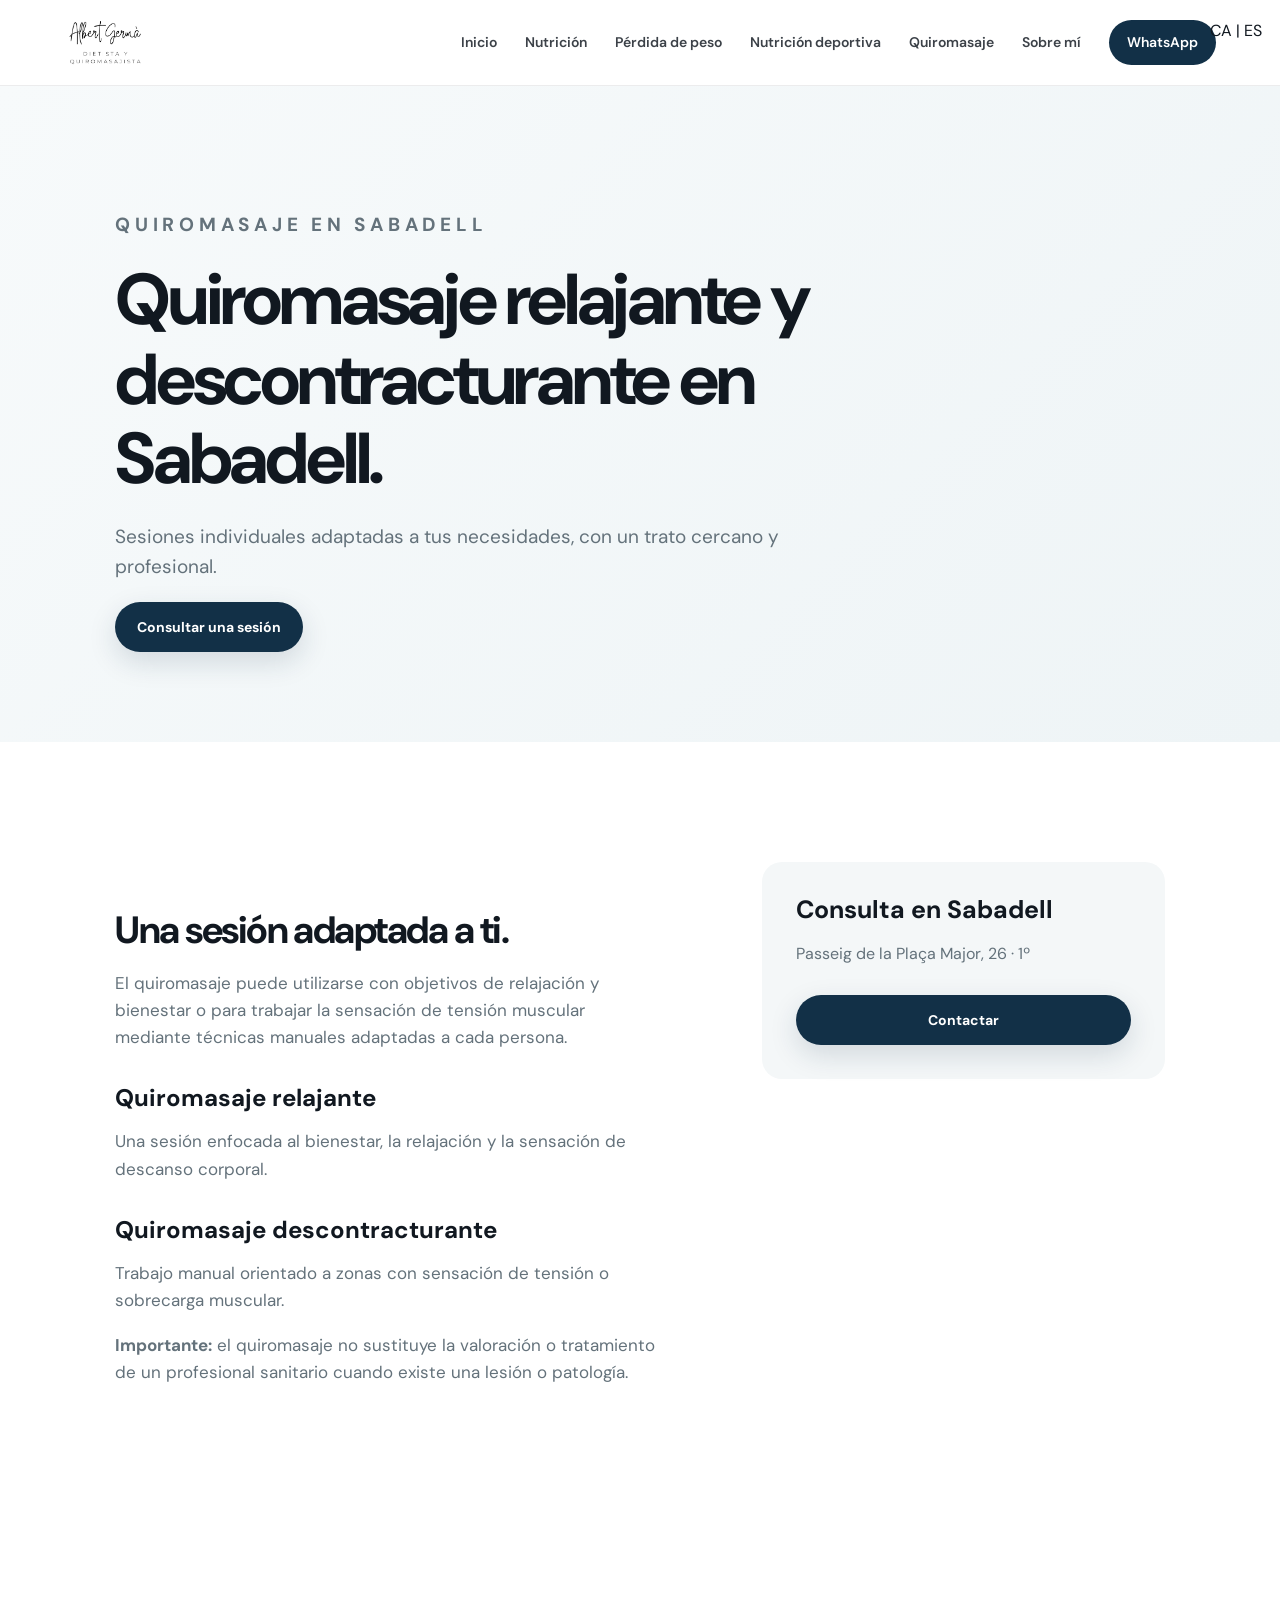
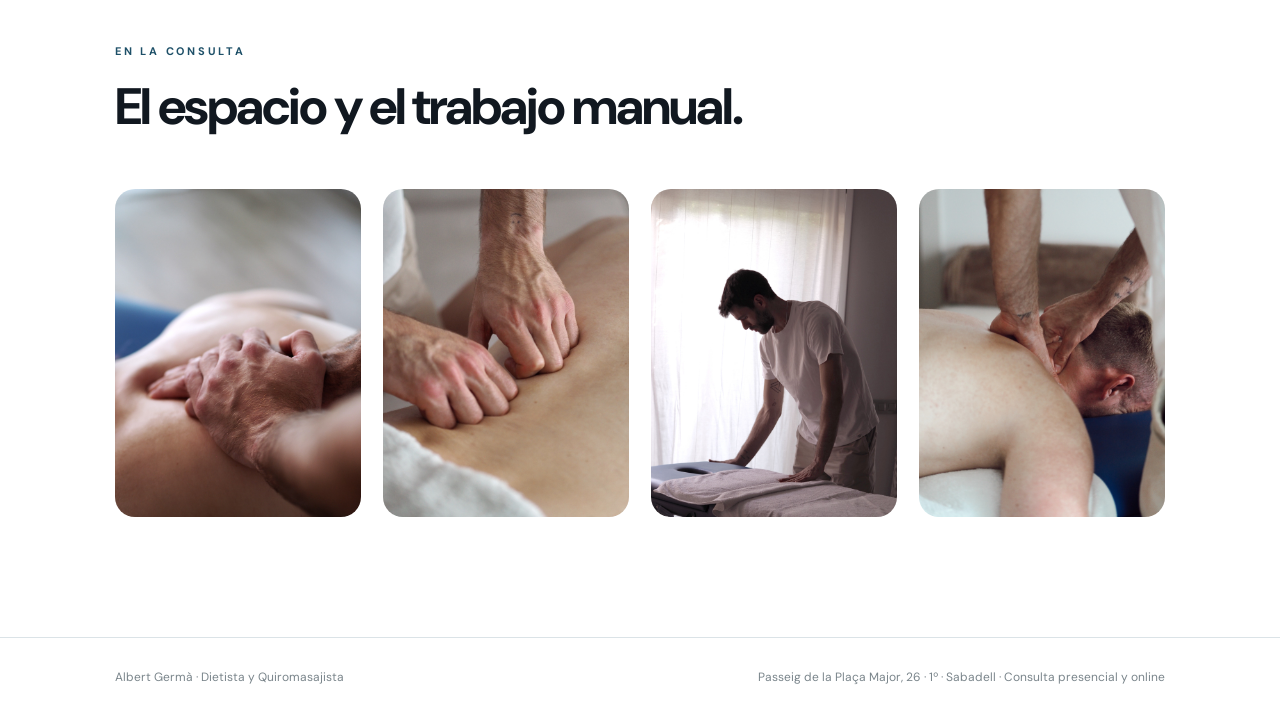
<file: quiromasaje.html>
<!doctype html>
<html lang="es"><head><meta charset="utf-8"><meta name="viewport" content="width=device-width, initial-scale=1">
<title>Quiromasaje en Sabadell | Albert Germà</title><meta name="description" content="Quiromasaje relajante y descontracturante en Sabadell con Albert Germà."><link rel="stylesheet" href="styles.css"></head>
<body><div class="lang-switch" style="position:fixed;top:18px;right:18px;z-index:9999"><a href="quiromasaje-ca.html">CA</a> | <a href="quiromasaje.html">ES</a></div><header class="nav">
      <a class="brand" href="index.html"><img src="logo.png" alt="Albert Germà Dietista y Quiromasajista"></a>
      <nav><a href="index.html">Inicio</a><a href="nutricion.html">Nutrición</a><a href="perdida-peso.html">Pérdida de peso</a><a href="nutricion-deportiva.html">Nutrición deportiva</a><a href="quiromasaje.html" class="active">Quiromasaje</a><a href="sobre-mi.html">Sobre mí</a><a class="nav-cta" href="https://wa.me/34600767093?text=Hola%20Albert%2C%20he%20visto%20tu%20web%20y%20me%20gustar%C3%ADa%20informarme%20sobre%20tus%20servicios.">WhatsApp</a></nav>
    </header><main>
<section class="page-hero"><p class="eyebrow">QUIROMASAJE EN SABADELL</p><h1>Quiromasaje relajante y descontracturante en Sabadell.</h1><p>Sesiones individuales adaptadas a tus necesidades, con un trato cercano y profesional.</p><a class="button primary" href="https://wa.me/34600767093?text=Hola%20Albert%2C%20me%20gustar%C3%ADa%20informarme%20sobre%20las%20sesiones%20de%20quiromasaje.">Consultar una sesión</a></section>
<section class="section content-grid"><div class="content-copy"><h2>Una sesión adaptada a ti.</h2><p>El quiromasaje puede utilizarse con objetivos de relajación y bienestar o para trabajar la sensación de tensión muscular mediante técnicas manuales adaptadas a cada persona.</p><h3>Quiromasaje relajante</h3><p>Una sesión enfocada al bienestar, la relajación y la sensación de descanso corporal.</p><h3>Quiromasaje descontracturante</h3><p>Trabajo manual orientado a zonas con sensación de tensión o sobrecarga muscular.</p><p><strong>Importante:</strong> el quiromasaje no sustituye la valoración o tratamiento de un profesional sanitario cuando existe una lesión o patología.</p></div><aside class="side-card"><h3>Consulta en Sabadell</h3><p>Passeig de la Plaça Major, 26 · 1º</p><a class="button primary" href="contacto.html">Contactar</a></aside></section><section class="section massage-gallery"><div class="section-heading"><p class="eyebrow">EN LA CONSULTA</p><h2>El espacio y el trabajo manual.</h2></div><div class="massage-gallery-grid"><img src="Manos.JPG" alt="Manos durante una sesión de quiromasaje"><img src="Dedos.JPG" alt="Trabajo manual durante una sesión de quiromasaje"><img src="Camilla.JPG" alt="Camilla de quiromasaje"><img src="Cuello.JPG" alt="Trabajo manual en cuello durante una sesión de quiromasaje"></div></section></main><footer><div>Albert Germà · Dietista y Quiromasajista</div><div>Passeig de la Plaça Major, 26 · 1º · Sabadell · Consulta presencial y online</div></footer></body></html>
</file>
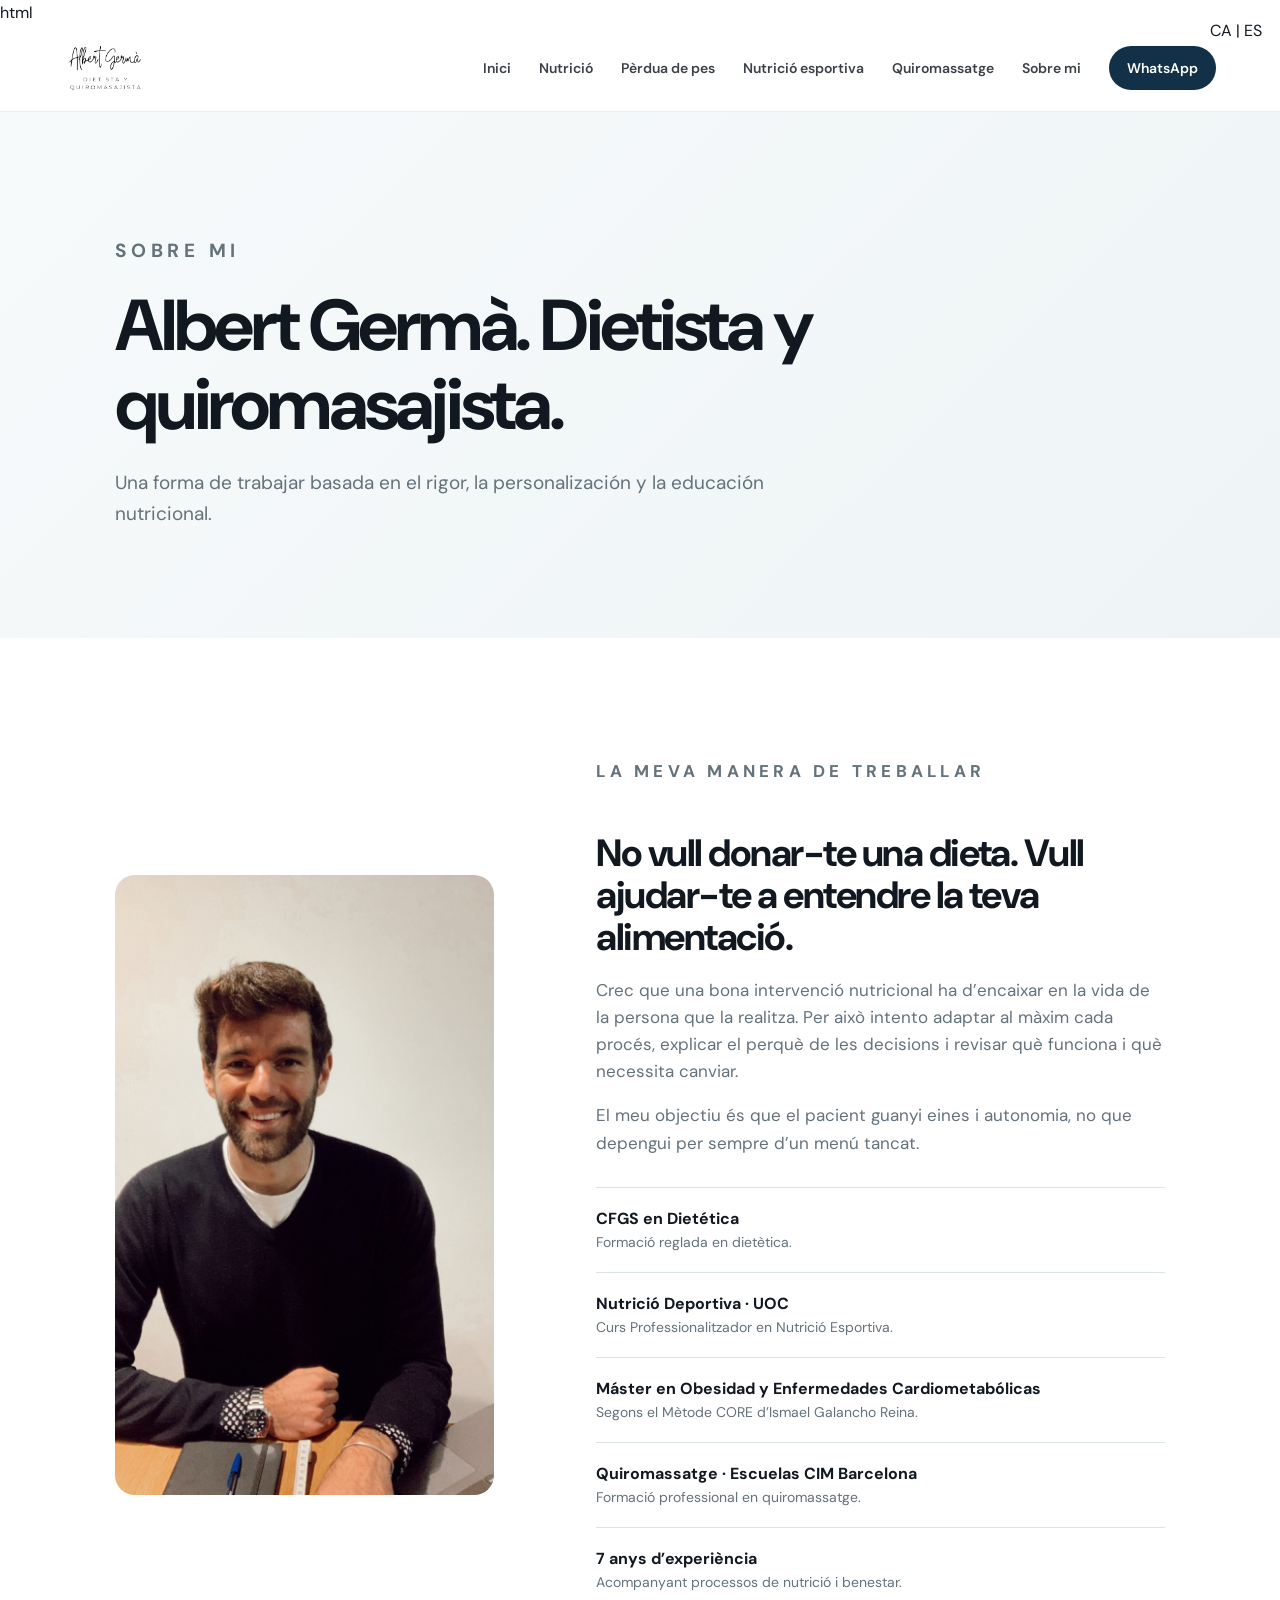
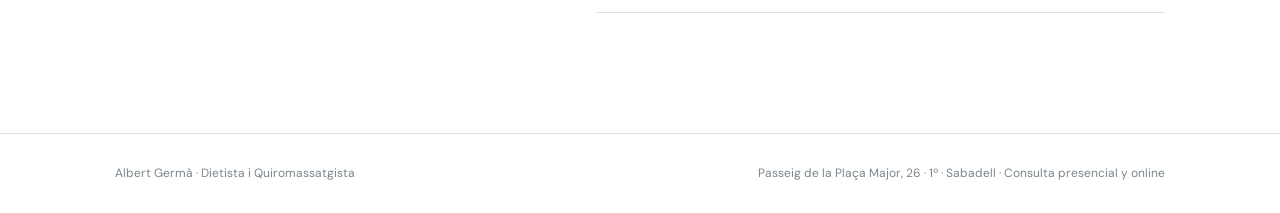
<file: sobre-mi-ca.html>
html
<html lang="ca"><head><meta charset="utf-8"/><meta content="width=device-width, initial-scale=1" name="viewport"/>
<title>Sobre mi | Albert Germà Dietista i Quiromassatgista</title><meta content="Conoce a Albert Germà, dietista en Sabadell. Formación, experiència y método de trabajo." name="description"/><link href="styles.css" rel="stylesheet"/></head>
<body><div class="lang-switch" style="position:fixed;top:18px;right:18px;z-index:9999"><a href="sobre-mi-ca.html">CA</a> | <a href="sobre-mi.html">ES</a></div><header class="nav">
<a class="brand" href="index-ca.html"><img alt="Albert Germà Dietista i Quiromassatgista" src="logo.png"/></a>
<nav><a href="index-ca.html">Inici</a><a href="nutricion-ca.html">Nutrició</a><a href="perdida-peso-ca.html">Pèrdua de pes</a><a href="nutricion-deportiva-ca.html">Nutrició esportiva</a><a href="quiromasaje-ca.html">Quiromassatge</a><a class="active" href="sobre-mi-ca.html">Sobre mi</a><a class="nav-cta" href="https://wa.me/34600767093?text=Hola%20Albert%2C%20he%20visto%20tu%20web%20y%20me%20gustar%C3%ADa%20informarme%20sobre%20tus%20servicios.">WhatsApp</a></nav>
</header><main>
<section class="page-hero"><p class="eyebrow">SOBRE MI</p><h1>Albert Germà. Dietista y quiromasajista.</h1><p>Una forma de trabajar basada en el rigor, la personalización y la educación nutricional.</p></section>
<section class="section profile"><div class="profile-img"><img alt="Albert Germà" src="albert.jpg"/></div><div class="content-copy"><p class="eyebrow">LA MEVA MANERA DE TREBALLAR</p><h2>No vull donar-te una dieta. Vull ajudar-te a entendre la teva alimentació.</h2><p>Crec que una bona intervenció nutricional ha d’encaixar en la vida de la persona que la realitza. Per això intento adaptar al màxim cada procés, explicar el perquè de les decisions i revisar què funciona i què necessita canviar.</p><p>El meu objectiu és que el pacient guanyi eines i autonomia, no que depengui per sempre d’un menú tancat.</p><div class="credential-list"><div><strong>CFGS en Dietética</strong><span>Formació reglada en dietètica.</span></div><div><strong>Nutrició Deportiva · UOC</strong><span>Curs Professionalitzador en Nutrició Esportiva.</span></div><div><strong>Máster en Obesidad y Enfermedades Cardiometabólicas</strong><span>Segons el Mètode CORE d’Ismael Galancho Reina.</span></div><div><strong>Quiromassatge · Escuelas CIM Barcelona</strong><span>Formació professional en quiromassatge.</span></div><div><strong>7 anys d’experiència</strong><span>Acompanyant processos de nutrició i benestar.</span></div></div></div></section></main><footer><div>Albert Germà · Dietista i Quiromassatgista</div><div>Passeig de la Plaça Major, 26 · 1º · Sabadell · Consulta presencial y online</div></footer></body></html>
</file>
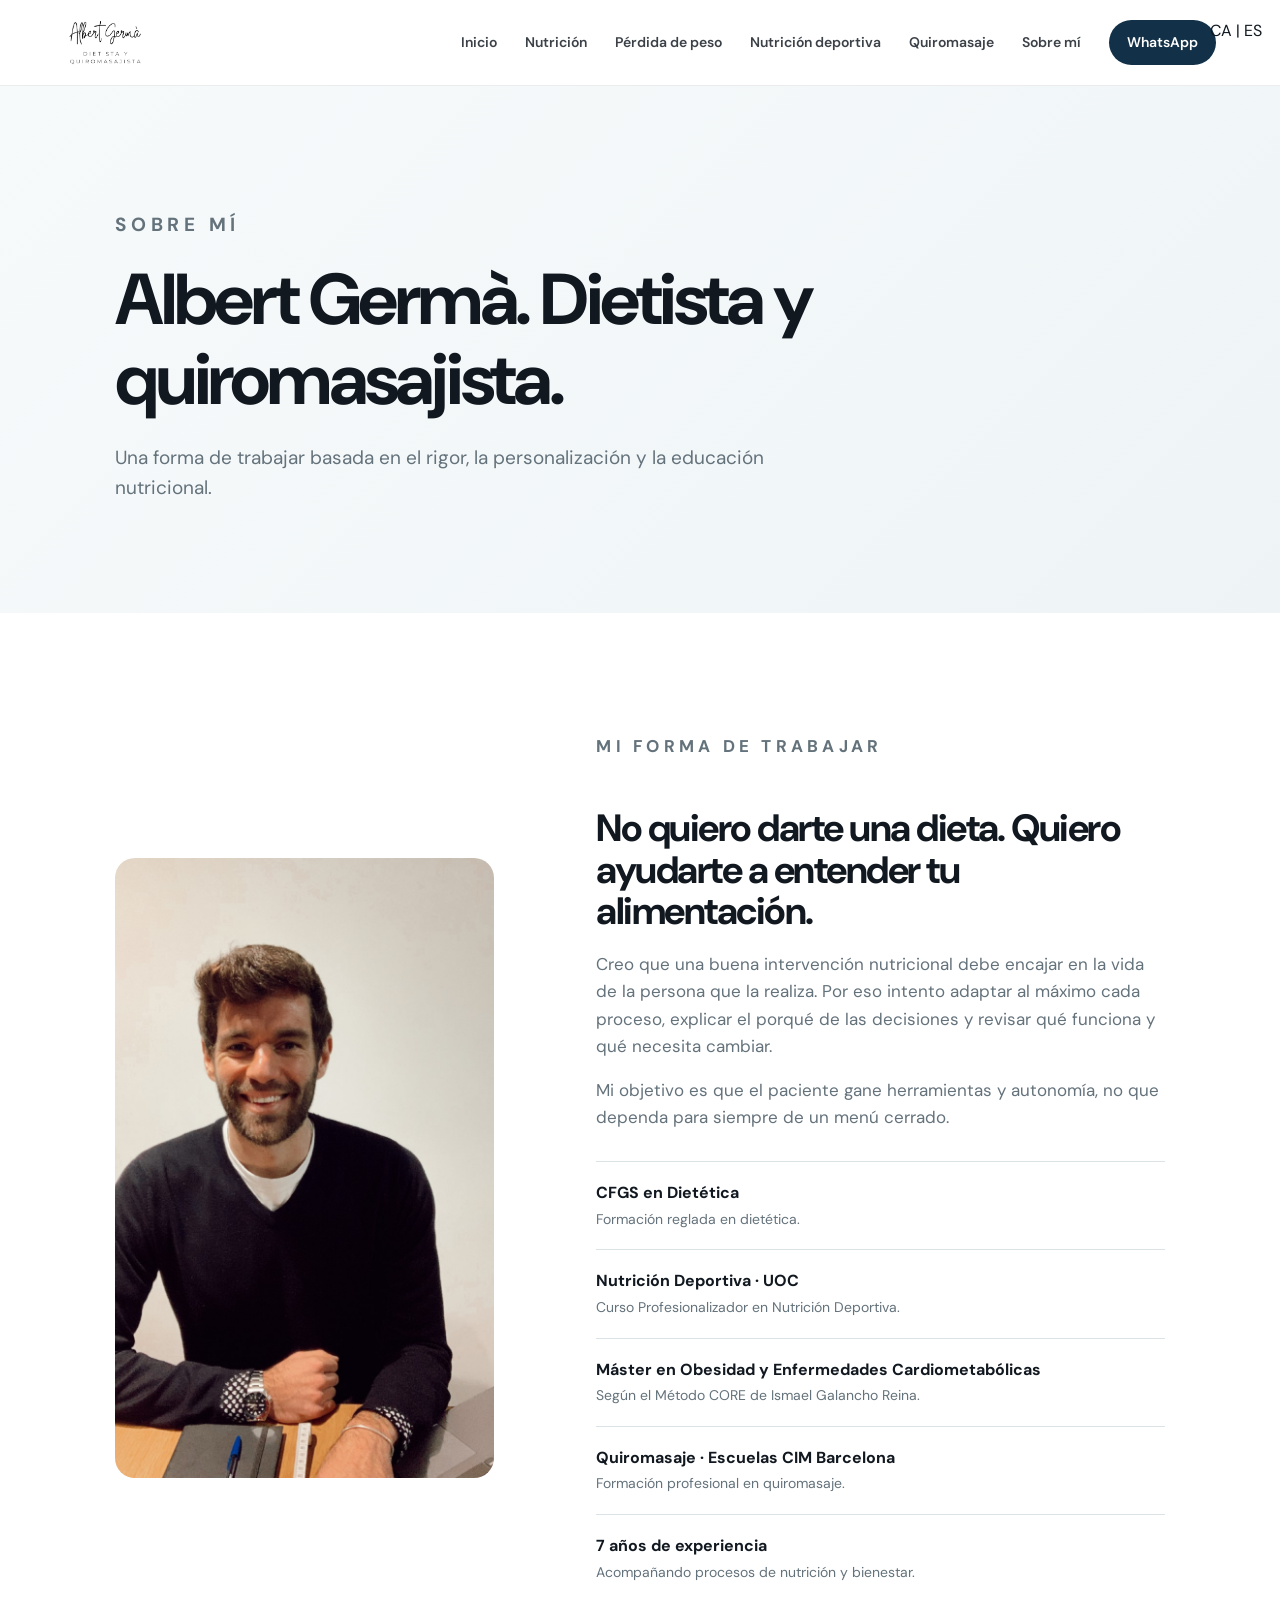
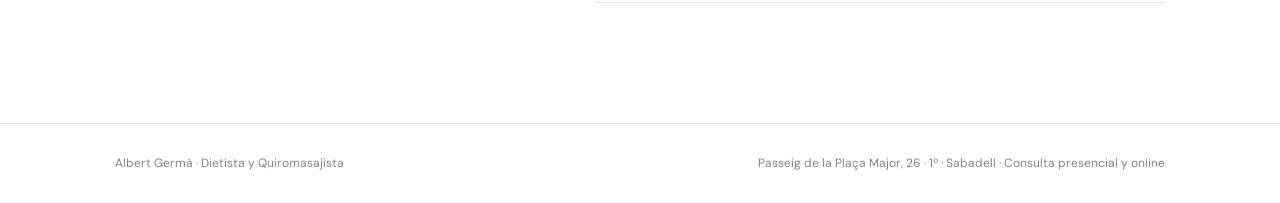
<file: sobre-mi.html>
<!doctype html>
<html lang="es"><head><meta charset="utf-8"><meta name="viewport" content="width=device-width, initial-scale=1">
<title>Sobre mí | Albert Germà Dietista y Quiromasajista</title><meta name="description" content="Conoce a Albert Germà, dietista en Sabadell. Formación, experiencia y método de trabajo."><link rel="stylesheet" href="styles.css"></head>
<body><div class="lang-switch" style="position:fixed;top:18px;right:18px;z-index:9999"><a href="sobre-mi-ca.html">CA</a> | <a href="sobre-mi.html">ES</a></div><header class="nav">
      <a class="brand" href="index.html"><img src="logo.png" alt="Albert Germà Dietista y Quiromasajista"></a>
      <nav><a href="index.html">Inicio</a><a href="nutricion.html">Nutrición</a><a href="perdida-peso.html">Pérdida de peso</a><a href="nutricion-deportiva.html">Nutrición deportiva</a><a href="quiromasaje.html">Quiromasaje</a><a href="sobre-mi.html" class="active">Sobre mí</a><a class="nav-cta" href="https://wa.me/34600767093?text=Hola%20Albert%2C%20he%20visto%20tu%20web%20y%20me%20gustar%C3%ADa%20informarme%20sobre%20tus%20servicios.">WhatsApp</a></nav>
    </header><main>
<section class="page-hero"><p class="eyebrow">SOBRE MÍ</p><h1>Albert Germà. Dietista y quiromasajista.</h1><p>Una forma de trabajar basada en el rigor, la personalización y la educación nutricional.</p></section>
<section class="section profile"><div class="profile-img"><img src="albert.jpg" alt="Albert Germà"></div><div class="content-copy"><p class="eyebrow">MI FORMA DE TRABAJAR</p><h2>No quiero darte una dieta. Quiero ayudarte a entender tu alimentación.</h2><p>Creo que una buena intervención nutricional debe encajar en la vida de la persona que la realiza. Por eso intento adaptar al máximo cada proceso, explicar el porqué de las decisiones y revisar qué funciona y qué necesita cambiar.</p><p>Mi objetivo es que el paciente gane herramientas y autonomía, no que dependa para siempre de un menú cerrado.</p><div class="credential-list"><div><strong>CFGS en Dietética</strong><span>Formación reglada en dietética.</span></div><div><strong>Nutrición Deportiva · UOC</strong><span>Curso Profesionalizador en Nutrición Deportiva.</span></div><div><strong>Máster en Obesidad y Enfermedades Cardiometabólicas</strong><span>Según el Método CORE de Ismael Galancho Reina.</span></div><div><strong>Quiromasaje · Escuelas CIM Barcelona</strong><span>Formación profesional en quiromasaje.</span></div><div><strong>7 años de experiencia</strong><span>Acompañando procesos de nutrición y bienestar.</span></div></div></div></section></main><footer><div>Albert Germà · Dietista y Quiromasajista</div><div>Passeig de la Plaça Major, 26 · 1º · Sabadell · Consulta presencial y online</div></footer></body></html>
</file>
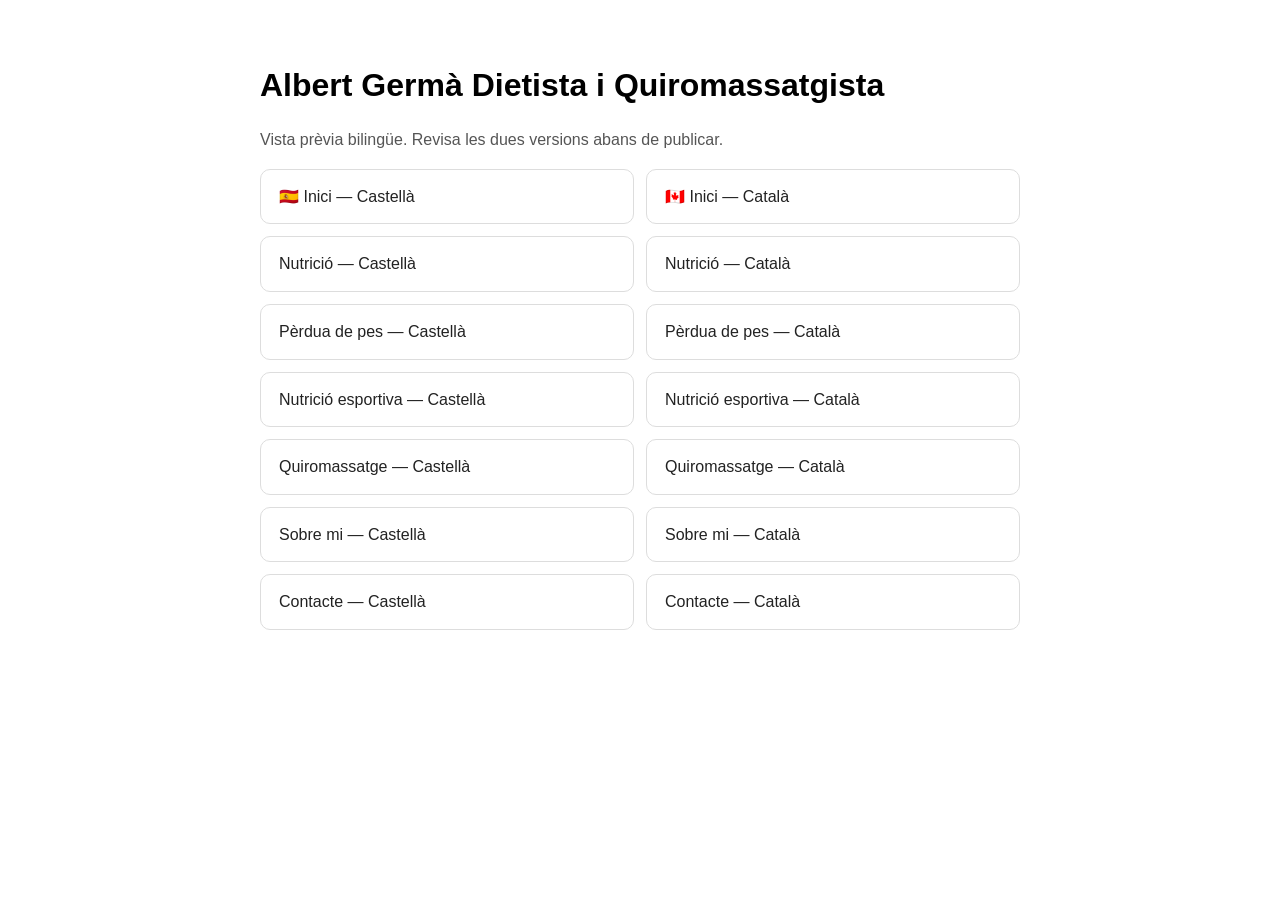
<file: visor.html>
<!doctype html><html lang="es"><head><meta charset="utf-8"><meta name="viewport" content="width=device-width,initial-scale=1"><title>Albert Germà — Vista previa</title><style>body{font-family:Arial,sans-serif;max-width:760px;margin:60px auto;padding:0 24px;line-height:1.6}h1{margin-bottom:8px}p{color:#555}.grid{display:grid;grid-template-columns:1fr 1fr;gap:12px}a{display:block;padding:14px 18px;border:1px solid #ddd;border-radius:10px;text-decoration:none;color:#222}a:hover{background:#f5f5f5}</style></head><body><h1>Albert Germà Dietista i Quiromassatgista</h1><p>Vista prèvia bilingüe. Revisa les dues versions abans de publicar.</p><div class="grid"><a href="index.html">🇪🇸 Inici — Castellà</a><a href="index-ca.html">🇨🇦 Inici — Català</a><a href="nutricion.html">Nutrició — Castellà</a><a href="nutricion-ca.html">Nutrició — Català</a><a href="perdida-peso.html">Pèrdua de pes — Castellà</a><a href="perdida-peso-ca.html">Pèrdua de pes — Català</a><a href="nutricion-deportiva.html">Nutrició esportiva — Castellà</a><a href="nutricion-deportiva-ca.html">Nutrició esportiva — Català</a><a href="quiromasaje.html">Quiromassatge — Castellà</a><a href="quiromasaje-ca.html">Quiromassatge — Català</a><a href="sobre-mi.html">Sobre mi — Castellà</a><a href="sobre-mi-ca.html">Sobre mi — Català</a><a href="contacto.html">Contacte — Castellà</a><a href="contacto-ca.html">Contacte — Català</a></div></body></html>
</file>
<file: styles.css>
@import url('https://fonts.googleapis.com/css2?family=DM+Sans:wght@400;500;600;700&family=Playfair+Display:ital,wght@0,500;0,600;1,500&display=swap');

:root {
  --ink: #111820;
  --blue: #123047;
  --blue2: #1e5068;
  --soft: #f4f7f8;
  --line: #dbe3e7;
  --muted: #64727b;
  --white: #ffffff;
}

* { box-sizing: border-box; }
html { scroll-behavior: smooth; }
body {
  margin: 0;
  color: var(--ink);
  background: var(--white);
  font-family: "DM Sans", Arial, sans-serif;
  line-height: 1.6;
}
a { color: inherit; text-decoration: none; }
.nav {
  height: 86px;
  display: flex;
  align-items: center;
  justify-content: space-between;
  padding: 0 5vw;
  border-bottom: 1px solid rgba(17,24,32,.08);
  position: sticky;
  top: 0;
  z-index: 10;
  background: rgba(255,255,255,.94);
  backdrop-filter: blur(12px);
}
.brand img { width: 150px; display: block; }
.nav nav { display: flex; align-items: center; gap: 28px; font-size: 14px; font-weight: 600; }
.nav nav a { opacity: .82; }
.nav nav a:hover { opacity: 1; }
.nav-cta { background: var(--blue); color: white !important; padding: 11px 18px; border-radius: 999px; opacity: 1 !important; }

.hero {
  min-height: 760px;
  display: grid;
  grid-template-columns: 1.04fr .96fr;
  align-items: stretch;
  background: linear-gradient(135deg, #f7fafb 0%, #eef4f6 100%);
}
.hero-copy {
  padding: 110px 7vw 90px 9vw;
  display: flex;
  flex-direction: column;
  justify-content: center;
}
.eyebrow {
  margin: 0 0 18px;
  color: var(--blue2);
  font-size: 11px;
  letter-spacing: .25em;
  font-weight: 700;
}
h1, h2, h3 { margin: 0; line-height: 1.1; }
h1 { font-size: clamp(46px, 5vw, 78px); max-width: 800px; letter-spacing: -.045em; }
h1 em { font-family: "Playfair Display", Georgia, serif; font-weight: 500; color: var(--blue2); }
.lead { max-width: 610px; margin: 28px 0 0; color: #53626b; font-size: 18px; }
.actions { display: flex; gap: 12px; flex-wrap: wrap; margin-top: 34px; }
.button {
  display: inline-flex;
  align-items: center;
  justify-content: center;
  min-height: 50px;
  padding: 0 22px;
  border-radius: 999px;
  font-weight: 700;
  font-size: 14px;
  transition: transform .2s ease, box-shadow .2s ease;
}
.button:hover { transform: translateY(-2px); }
.primary, .whatsapp { background: var(--blue); color: white; box-shadow: 0 10px 28px rgba(18,48,71,.15); }
.secondary { border: 1px solid var(--line); background: white; }
.trust { display: flex; gap: 20px; flex-wrap: wrap; margin-top: 42px; color: #66757d; font-size: 12px; }
.trust span::before { content: "•"; color: var(--blue2); margin-right: 7px; }
.hero-photo { min-height: 760px; overflow: hidden; position: relative; }
.hero-photo img { width: 100%; height: 100%; object-fit: cover; object-position: center 24%; display: block; filter: saturate(.92); }

.section { padding: 120px 9vw; }
.intro { display: grid; grid-template-columns: 1fr 1fr; gap: 10vw; align-items: end; }
h2 { font-size: clamp(36px, 4vw, 58px); letter-spacing: -.04em; }
.section-text { color: var(--muted); font-size: 19px; max-width: 620px; margin: 0; }
.section-heading { max-width: 760px; margin-bottom: 54px; }
.section-heading > p:last-child { color: var(--muted); margin-top: 18px; }
.cards { display: grid; grid-template-columns: repeat(3, 1fr); gap: 18px; }
.card { padding: 38px; min-height: 390px; border: 1px solid var(--line); border-radius: 20px; display: flex; flex-direction: column; }
.card.featured { background: var(--blue); color: white; border-color: var(--blue); }
.card.featured .number, .card.featured p { color: #c9d8df; }
.number { font-size: 12px; color: var(--blue2); font-weight: 700; letter-spacing: .15em; }
.card h3 { font-size: 28px; margin: 52px 0 18px; }
.card p { color: var(--muted); margin: 0; }
.card a { margin-top: auto; padding-top: 28px; font-weight: 700; font-size: 13px; }

.method { background: var(--soft); display: grid; grid-template-columns: .85fr 1.15fr; gap: 8vw; align-items: center; }
.method-photo { height: 620px; overflow: hidden; border-radius: 20px; }
.method-photo img { width: 100%; height: 100%; object-fit: cover; object-position: center 20%; }
.method-copy > p:not(.eyebrow) { max-width: 650px; color: var(--muted); font-size: 18px; margin-top: 25px; }
.steps { margin-top: 36px; border-top: 1px solid var(--line); }
.steps div { display: grid; grid-template-columns: 45px 1fr; gap: 15px; padding: 18px 0; border-bottom: 1px solid var(--line); }
.steps strong { color: var(--blue2); font-size: 12px; }
.steps span { font-weight: 600; }

.about { display: grid; grid-template-columns: 1.2fr .8fr; gap: 10vw; }
.role { color: var(--blue2); font-weight: 700; }
.about-copy > p:not(.eyebrow):not(.role) { color: var(--muted); max-width: 680px; }
.credentials { display: grid; gap: 14px; }
.credentials div { background: var(--soft); padding: 26px 30px; border-radius: 16px; }
.credentials strong { display: block; font-size: 28px; color: var(--blue); }
.credentials span { color: var(--muted); font-size: 14px; }

.massage { background: var(--blue); color: white; display: grid; grid-template-columns: 1fr 1fr; gap: 10vw; align-items: center; }
.massage .eyebrow { color: #b8d0da; }
.massage-copy p { color: #c7d5db; max-width: 570px; margin: 25px 0 30px; font-size: 18px; }
.massage .secondary { background: transparent; border-color: #66808e; color: white; }
.massage-panel { border: 1px solid #426176; border-radius: 20px; padding: 34px; }
.massage-panel span { color: #a8c3cf; font-size: 12px; font-weight: 700; }
.massage-panel h3 { font-size: 27px; margin: 6px 0 6px; }
.massage-panel p { color: #c7d5db; margin: 0 0 30px; }

.contact { display: flex; justify-content: space-between; gap: 50px; align-items: center; background: #f6f8f8; }
.contact > div { max-width: 730px; }
.contact p:not(.eyebrow) { color: var(--muted); font-size: 18px; }

footer { padding: 30px 9vw; display: flex; justify-content: space-between; gap: 20px; color: #7a858b; font-size: 12px; border-top: 1px solid var(--line); }

@media (max-width: 900px) {
  .nav { height: 74px; padding: 0 5vw; }
  .brand img { width: 125px; }
  .nav nav a:not(.nav-cta) { display: none; }
  .hero { grid-template-columns: 1fr; }
  .hero-copy { padding: 76px 7vw 60px; order: 1; }
  .hero-photo { min-height: 540px; order: 2; }
  .intro, .method, .about, .massage { grid-template-columns: 1fr; gap: 45px; }
  .cards { grid-template-columns: 1fr; }
  .section { padding: 85px 7vw; }
  .method-photo { height: 520px; }
  .contact, footer { flex-direction: column; align-items: flex-start; }
}
@media (max-width: 560px) {
  h1 { font-size: 43px; }
  h2 { font-size: 36px; }
  .hero-photo { min-height: 430px; }
  .trust { flex-direction: column; gap: 8px; }
  .card { min-height: 340px; padding: 30px; }
}


.reviews { background: var(--white); }
.review-highlight {
  border: 1px solid var(--line);
  border-radius: 20px;
  padding: 42px;
  display: flex;
  align-items: center;
  gap: 70px;
  background: #fbfcfc;
}
.review-score { min-width: 220px; }
.review-score strong { display: block; font-size: 58px; line-height: 1; color: var(--blue); letter-spacing: -.04em; }
.review-score span { display: block; margin-top: 8px; letter-spacing: .12em; color: var(--blue2); }
.review-score small { display: block; margin-top: 8px; color: var(--muted); }
.review-highlight > p { margin: 0; max-width: 650px; color: var(--muted); font-size: 17px; }
@media (max-width: 700px) {
  .review-highlight { flex-direction: column; align-items: flex-start; gap: 28px; padding: 30px; }
}

.page-hero{padding:100px 9vw 90px;background:linear-gradient(135deg,#f7fafb 0%,#eef4f6 100%)}
.page-hero .eyebrow{margin-bottom:20px}
.page-hero h1{font-size:clamp(44px,6vw,72px);max-width:900px}
.page-hero p{max-width:720px;color:var(--muted);font-size:19px;margin-top:24px}
.content-grid{display:grid;grid-template-columns:1.15fr .85fr;gap:8vw;align-items:start}
.content-copy p,.content-copy li{color:var(--muted);font-size:17px}
.content-copy h2{font-size:38px;margin:48px 0 18px}
.content-copy h3{font-size:24px;margin:34px 0 12px}
.content-copy ul{padding-left:22px}
.side-card{background:var(--soft);padding:34px;border-radius:20px;position:sticky;top:110px}
.side-card h3{font-size:25px;margin-bottom:18px}
.side-card p{color:var(--muted)}
.side-card .button{width:100%;margin-top:12px}
.faq{border-top:1px solid var(--line)}
.faq details{border-bottom:1px solid var(--line);padding:20px 0}
.faq summary{cursor:pointer;font-weight:700;list-style:none}
.faq summary::-webkit-details-marker{display:none}
.faq p{color:var(--muted);max-width:850px;margin:14px 0 0}
.location{display:grid;grid-template-columns:1fr 1fr;gap:25px}
.location-box{border:1px solid var(--line);border-radius:20px;padding:34px}
.location-box h3{margin-bottom:10px;font-size:25px}
.location-box p{color:var(--muted)}
.review-strip{display:flex;align-items:center;gap:28px;padding:26px 30px;background:var(--soft);border-radius:16px;margin-top:30px}
.review-strip strong{font-size:36px;color:var(--blue)}
.review-strip span{color:var(--blue2);letter-spacing:.1em}
.profile{display:grid;grid-template-columns:.8fr 1.2fr;gap:8vw;align-items:center}
.profile-img{height:620px;border-radius:20px;overflow:hidden}
.profile-img img{width:100%;height:100%;object-fit:cover;object-position:center 20%}
.credential-list{margin-top:30px;border-top:1px solid var(--line)}
.credential-list div{padding:18px 0;border-bottom:1px solid var(--line)}
.credential-list strong{display:block}.credential-list span{color:var(--muted);font-size:14px}
@media(max-width:900px){
 .page-hero{padding:75px 7vw 65px}
 .content-grid,.location,.profile{grid-template-columns:1fr;gap:40px}
 .side-card{position:static}
 .profile-img{height:520px}
}

.google-reviews{overflow:hidden;background:#fff}
.reviews-marquee{overflow:hidden;margin-top:34px;padding:8px 0 22px}
.reviews-track{display:flex;gap:20px;width:max-content;animation:reviewScroll 32s linear infinite}
.reviews-marquee:hover .reviews-track{animation-play-state:paused}
.review-card{width:360px;min-height:190px;border:1px solid var(--line);border-radius:18px;background:#fbfcfc;padding:26px;box-sizing:border-box;box-shadow:0 8px 25px rgba(20,40,50,.05)}
.review-card .stars{letter-spacing:.12em;color:var(--blue2);margin-bottom:16px}
.review-card p{color:var(--muted);line-height:1.6;margin:0 0 20px}
.review-card strong{font-size:13px;color:#555}
.review-summary{display:flex;align-items:center;gap:12px;margin-top:10px}
.review-summary strong{font-size:34px;color:var(--blue)}
.review-summary span{color:var(--blue2);letter-spacing:.1em}
.review-summary small{color:var(--muted)}
@keyframes reviewScroll{from{transform:translateX(0)}to{transform:translateX(-50%)}}
@media(max-width:700px){.review-card{width:300px}.reviews-track{animation-duration:26s}.review-summary{flex-wrap:wrap}}

/* Google reviews carousel */
.google-reviews{overflow:hidden}
.reviews-track{display:flex;gap:22px;width:max-content;animation:reviews-scroll 42s linear infinite}
.review-card{width:min(360px,78vw);flex:0 0 min(360px,78vw);padding:28px;border:1px solid var(--line);border-radius:18px;background:#fff;box-shadow:0 8px 30px rgba(0,0,0,.04)}
.review-card .review-author{font-weight:700;margin-bottom:8px}
.review-card .review-stars{letter-spacing:.12em;color:var(--blue2);font-size:14px;margin-bottom:14px}
.review-card .review-text{color:var(--muted);line-height:1.65}
.review-card .review-source{display:block;margin-top:18px;font-size:12px;color:var(--muted)}
.reviews-window{overflow:hidden}
.reviews-controls{display:flex;justify-content:space-between;align-items:center;margin-top:18px}
.reviews-controls button{border:1px solid var(--line);background:#fff;border-radius:999px;width:42px;height:42px;cursor:pointer}
.reviews-controls .review-google-link{font-size:14px;text-decoration:underline}
@keyframes reviews-scroll{from{transform:translateX(0)}to{transform:translateX(-50%)}}
.reviews-window:hover .reviews-track,.reviews-window:focus-within .reviews-track{animation-play-state:paused}
@media(prefers-reduced-motion:reduce){.reviews-track{animation:none}}

/* Logo crop: hides the two horizontal black lines from the supplied logo image. */
.brand{overflow:hidden;display:flex;align-items:center;height:48px}
.brand img{height:72px;width:auto;object-fit:cover;object-position:center;transform:translateY(0)}
.contact-info-grid{display:grid;grid-template-columns:.9fr 1.1fr;gap:28px;align-items:stretch}
.map-wrap{min-height:440px;border-radius:20px;overflow:hidden;border:1px solid var(--line)}
.map-wrap iframe{width:100%;height:100%;min-height:440px;border:0}
.contact-info-grid a{color:inherit}
@media(max-width:900px){.contact-info-grid{grid-template-columns:1fr}.map-wrap,.map-wrap iframe{min-height:360px}}

/* V9: logo uses a tightly cropped asset so the full lettering is readable. */
.brand{height:58px;overflow:visible;display:flex;align-items:center}
.brand img{height:52px;width:auto;display:block;object-fit:contain;transform:none}

/* Added only for the new requested website photographs. Existing visual style is preserved. */
.hero-photos { display:grid; grid-template-columns:1fr 1fr; gap:18px; min-height:760px; }
.hero-photos .hero-photo { min-height:0; }
.massage-gallery-grid { display:grid; grid-template-columns:repeat(4, 1fr); gap:22px; }
.massage-gallery-grid img { width:100%; aspect-ratio:3/4; object-fit:cover; display:block; border-radius:20px; }
@media (max-width:900px) {
  .hero-photos { min-height:540px; }
  .massage-gallery-grid { grid-template-columns:repeat(2, 1fr); }
}
@media (max-width:600px) {
  .hero-photos { min-height:430px; gap:12px; }
  .massage-gallery-grid { grid-template-columns:1fr 1fr; gap:12px; }
  .massage-gallery-grid img { border-radius:14px; }
}
</file>
